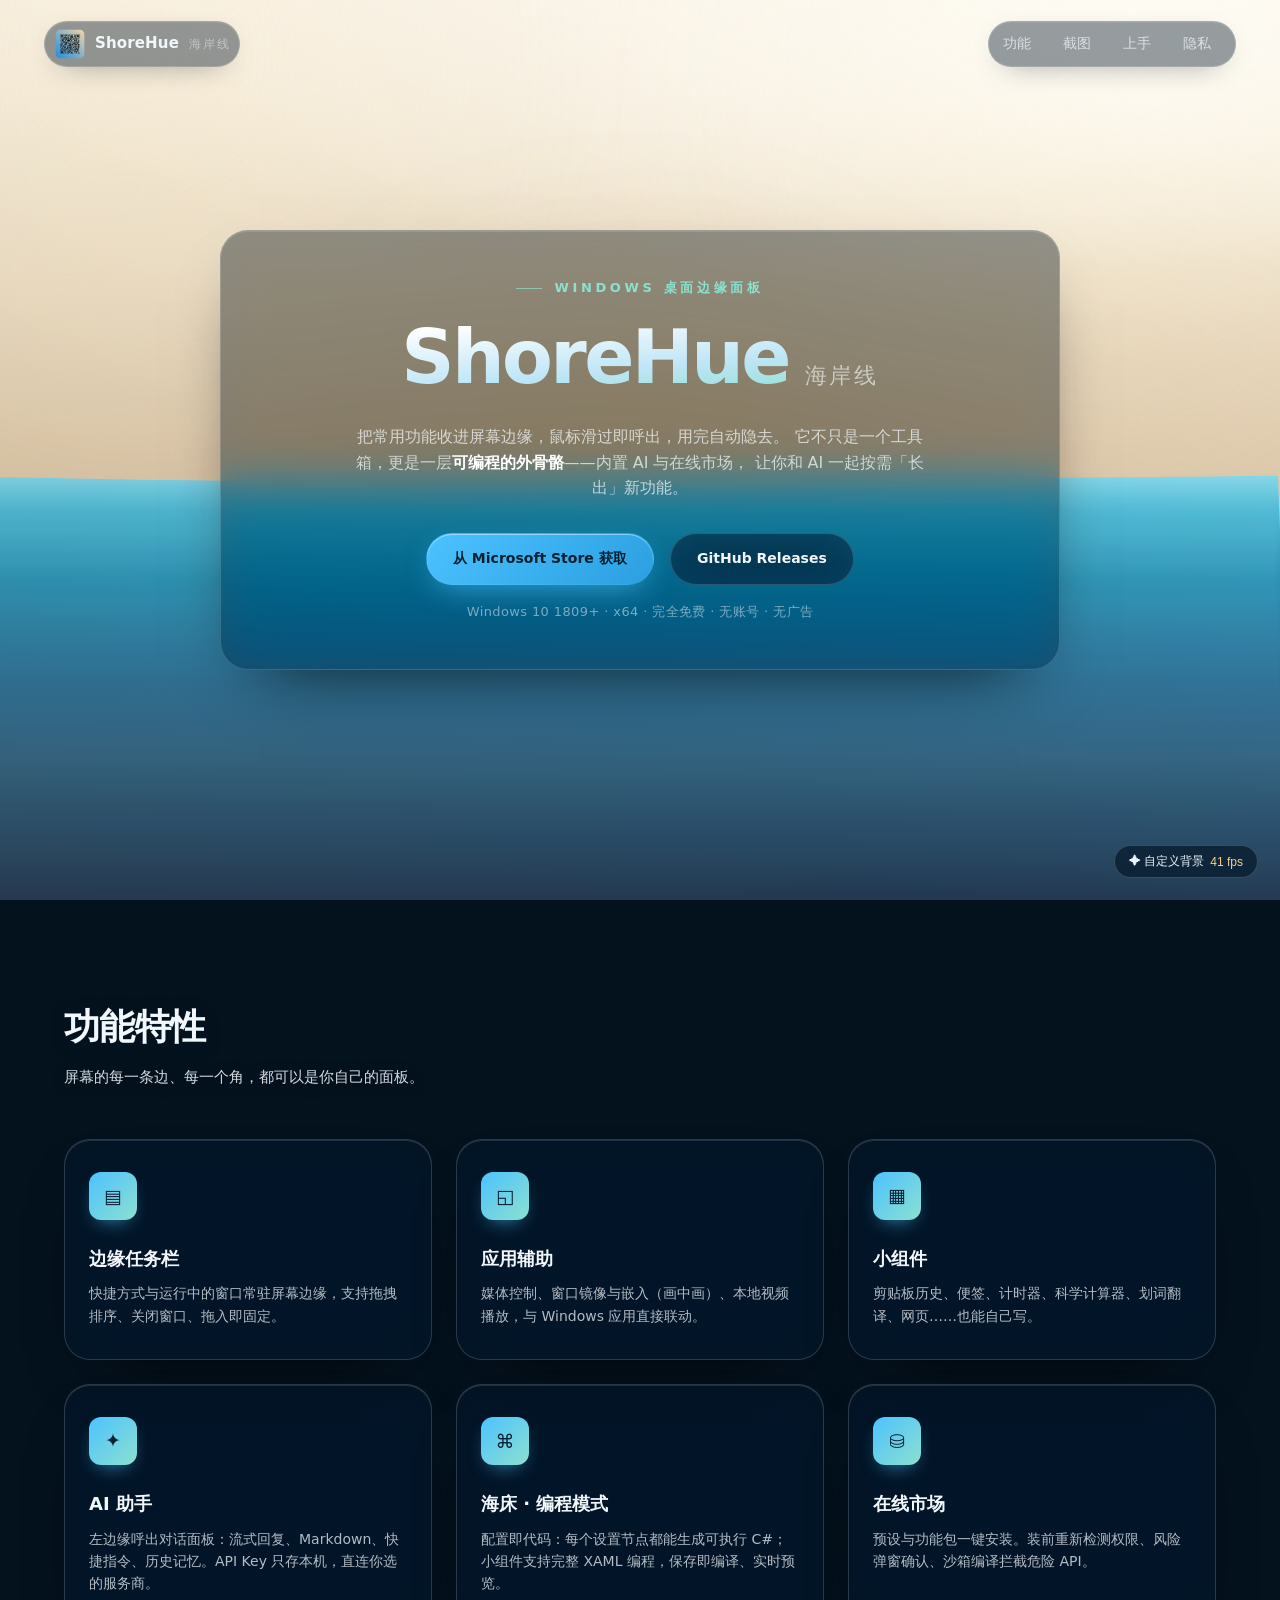
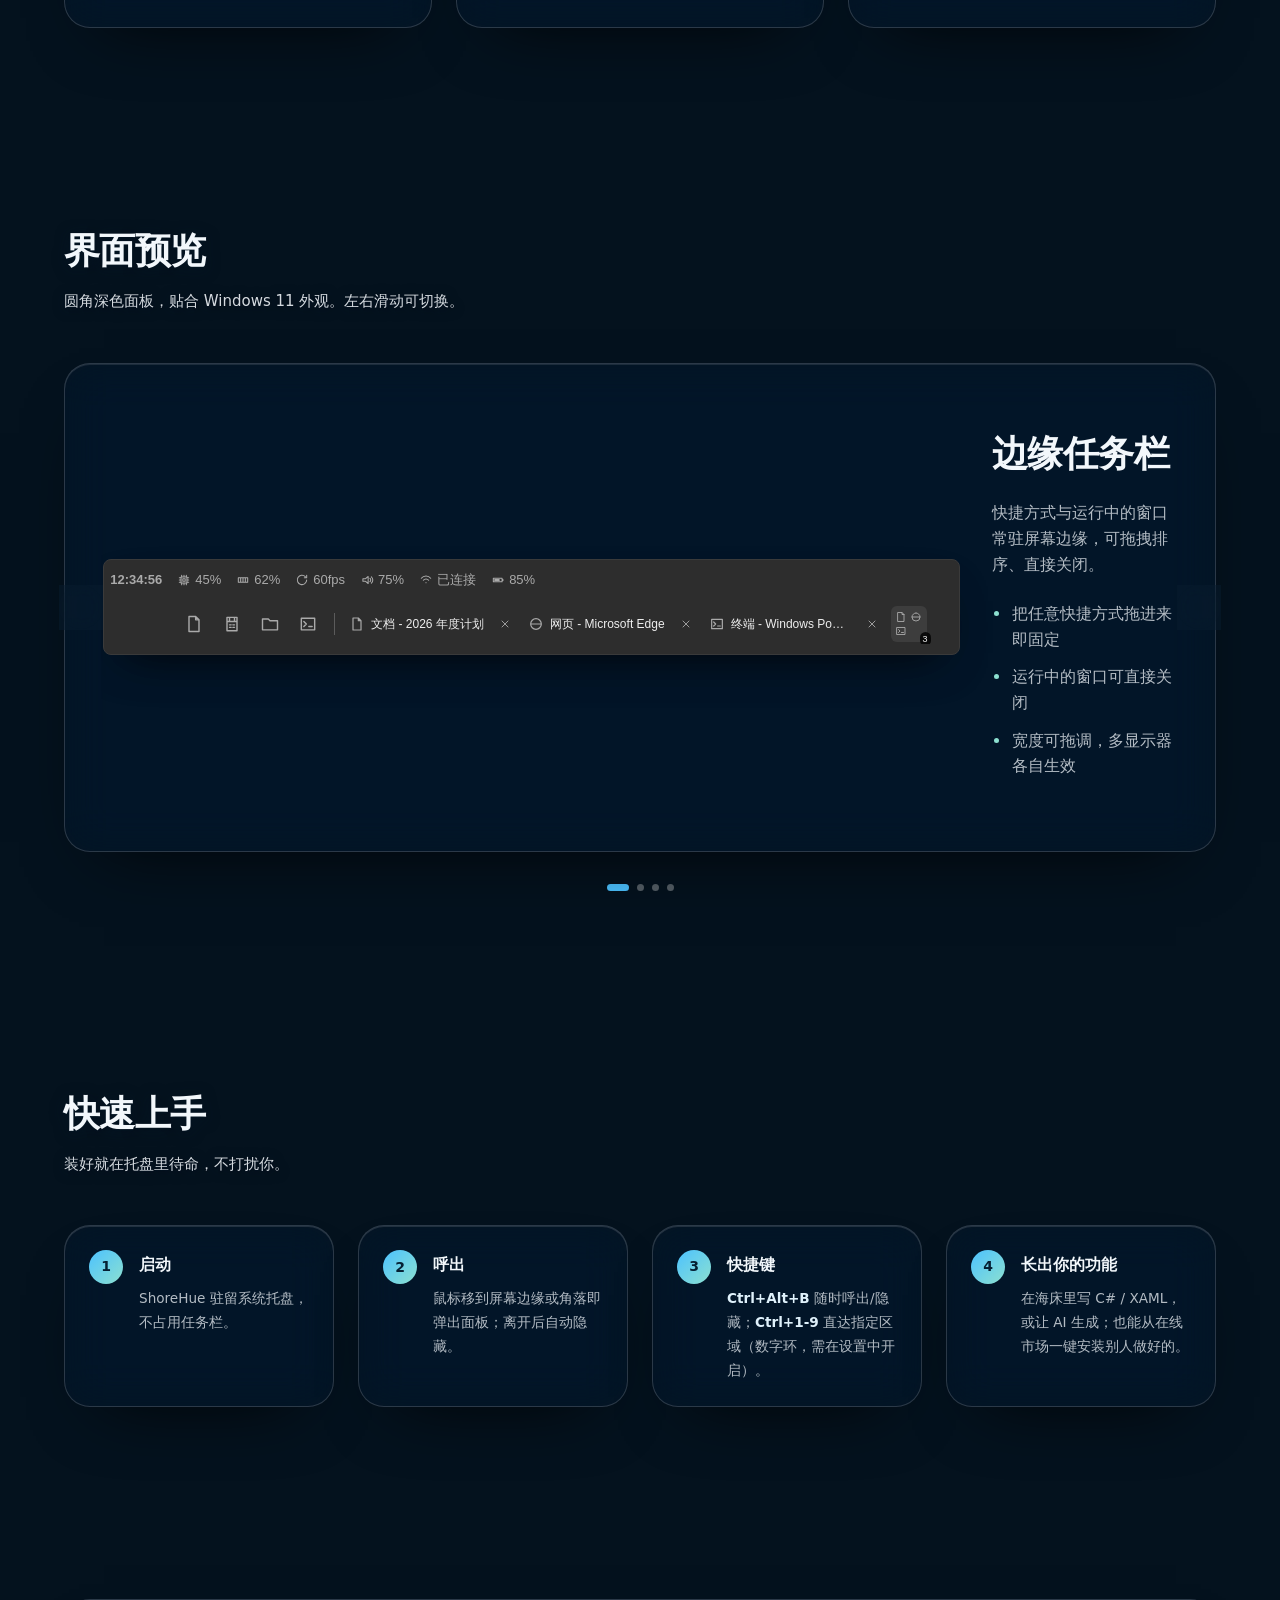
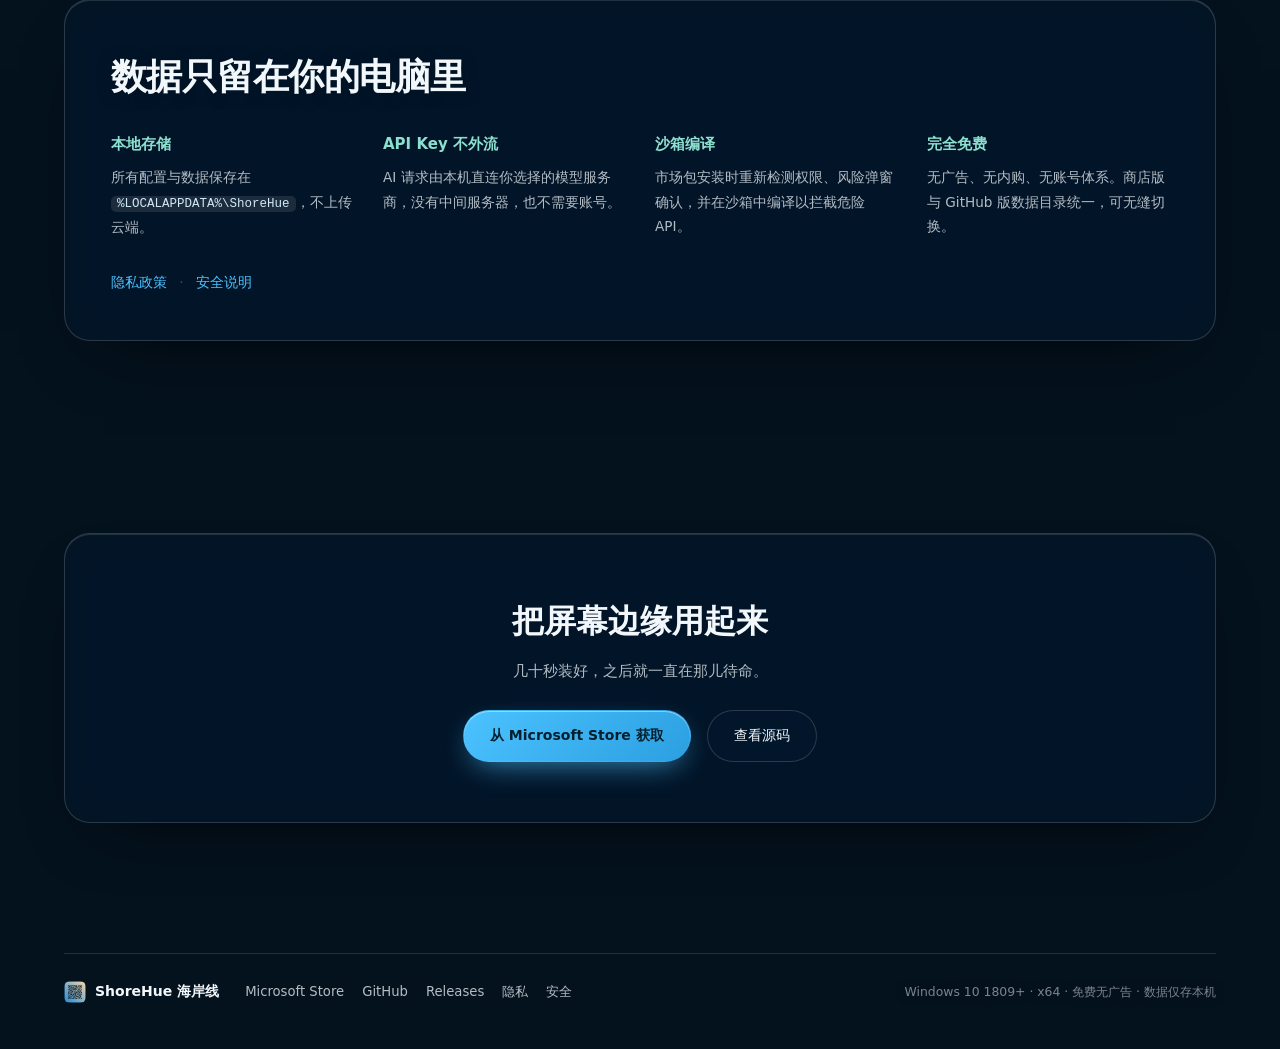
<file: docs/index.html>
<!DOCTYPE html>
<html lang="zh-CN">
<head>
<meta charset="UTF-8">
<meta name="viewport" content="width=device-width, initial-scale=1.0">
<title>ShoreHue 海岸线 — 可编程的 Windows 边缘面板</title>
<meta name="description" content="ShoreHue 海岸线：Windows 桌面边缘面板与可编程外骨骼。边缘任务栏、AI 助手、海床编程、在线市场。数据只留本机，免费无广告。">
<link rel="icon" href="[data-uri]">
<style>
/* ============================================================
   ShoreHue 官网 · 样式
   视觉方向：色块 + 毛玻璃（Glassmorphism）
   配色沿用应用图标的海蓝 → 暖沙渐变，保持品牌一致
   ============================================================ */

:root{
  --sea-deep:#04121e;
  --sea-mid:#0a2a42;
  --brand-blue:#4cc2ff;
  --brand-teal:#8ce0d0;
  --brand-sand:#f0dcb8;
  --text:#f2f7fb;
  --text-dim:rgba(242,247,251,.74);
  --text-faint:rgba(242,247,251,.5);
  --ink:#ffffff;
  --accent:#4cc2ff;
  --accent-2:#8ce0d0;

  /* ---------- 排版模数 ----------
     字号收敛成稀疏阶梯（不用 13.5/13.6 这种随手值），
     间距统一走 8px 模数。 */
  --sp-1:8px;
  --sp-2:16px;
  --sp-3:24px;
  --sp-4:32px;
  --sp-5:48px;
  --sp-6:64px;
  --sp-7:96px;

  --fs-xs:13px;
  --fs-sm:14px;
  --fs-base:16px;
  --fs-md:18px;
  --fs-lg:20px;
  --fs-xl:clamp(28px,3.4vw,36px);
  --fs-hero:clamp(44px,7vw,74px);

  --lh-tight:1.5;
  --lh-snug:1.5;
  --lh-body:1.6;

  --maxw:1200px;
  --gutter:clamp(20px,5vw,64px);

  /* 毛玻璃统一参数 */
  --glass-bg:rgba(6,26,44,.42);
  --glass-border:rgba(255,255,255,.16);
  --glass-blur:blur(22px) saturate(1.6);
}

*{box-sizing:border-box}

html{
  /* 页面滚动驱动潮汐；滚动条裸露会破坏画面 */
  scrollbar-width:none;
  scroll-behavior:smooth;
}
html::-webkit-scrollbar{width:0;height:0;}

body{
  margin:0;
  min-height:100%;
  background:var(--sea-deep);
  color:var(--text);
  font-family:-apple-system,BlinkMacSystemFont,"Segoe UI Variable Display","Segoe UI",
              "PingFang SC","Hiragino Sans GB","Microsoft YaHei UI","Microsoft YaHei",
              system-ui,sans-serif;
  font-size:16px;
  line-height:1.7;
  -webkit-font-smoothing:antialiased;
  text-rendering:optimizeLegibility;
  overflow-x:hidden;
  overscroll-behavior-y:none;
}

/* ============================================================
   背景：色块 + 沙滩 + 程序化水面
   ============================================================ */
#bg{
  position:fixed;
  inset:0;
  z-index:0;
  overflow:hidden;
  /* 俯视，只有沙滩与海水 —— 没有天空。
     铁律：背景【整块都是沙滩】，蓝色只属于 .sea 那一层，
     这样海水完全褪去后露出的只有沙。 */
  background:
    radial-gradient(150% 42% at 88% 0%,  #fdf7ec 0%, rgba(253,247,236,0) 70%),
    linear-gradient(180deg,
      #f8f1e4 0%,
      #f3e8d4 16%,
      #ebdcc2 32%,
      #e0ccae 48%,
      #d3bb9b 64%,
      #c4a988 80%,
      #b39674 92%,
      #a68a68 100%);
}

/* 沙滩光照：光源在右上角，一个主光斑 + 一条斜向明暗。
   只用一处光源 —— 两个对称光斑会让中间发暗，看着像"中间深两边浅"。 */
#bg::after{
  content:"";
  position:absolute;
  inset:0;
  pointer-events:none;
  background:
    radial-gradient(78% 58% at 88% 2%, rgba(255,254,246,.52), rgba(255,254,246,0) 64%),
    linear-gradient(206deg,
      rgba(255,250,236,.14) 0%,
      rgba(255,250,236,.03) 36%,
      rgba(104,80,50,.05)   70%,
      rgba(96,72,44,.11)    100%),
    linear-gradient(180deg,
      rgba(255,252,242,0)    50%,
      rgba(255,252,242,.07)  68%,
      rgba(255,252,242,.13)  84%,
      rgba(255,252,242,.06)  100%);
}

/* 柔光色块：左右对称，只当微妙纹理 */
.blob{
  position:absolute;
  border-radius:50%;
  filter:blur(90px);
  will-change:transform;
  pointer-events:none;
}
.blob-a{
  width:58vmax;height:58vmax;
  left:-14vmax;top:-20vmax;
  background:radial-gradient(circle at 42% 42%, rgba(253,238,205,.34), rgba(253,238,205,0) 68%);
}
.blob-b{
  width:58vmax;height:58vmax;
  right:-14vmax;top:-20vmax;
  background:radial-gradient(circle at 50% 50%, rgba(246,222,178,.34), rgba(246,222,178,0) 66%);
}
.blob-c{
  width:72vmax;height:44vmax;
  left:50%;top:42%;
  margin-left:-36vmax;
  background:radial-gradient(circle at 50% 50%, rgba(226,186,124,.30), rgba(226,186,124,0) 66%);
}
.blob-d{
  width:64vmax;height:40vmax;
  left:50%;bottom:8vmax;
  margin-left:-32vmax;
  background:radial-gradient(circle at 50% 50%, rgba(206,170,118,.26), rgba(206,170,118,0) 68%);
}

/* 右上角阳光（screen 混合） */
.sunlight{
  position:absolute;
  inset:0;
  pointer-events:none;
  background:
    radial-gradient(62% 44% at 86% 4%, rgba(255,244,218,.46) 0%, rgba(255,244,218,0) 62%),
    radial-gradient(36% 28% at 90% 1%, rgba(255,252,240,.38) 0%, rgba(255,252,240,0) 70%);
  mix-blend-mode:screen;
}

/* 细颗粒：消除渐变色带 */
.grain{
  position:absolute;
  inset:0;
  opacity:.035;
  pointer-events:none;
  background-image:url("data:image/svg+xml;utf8,<svg xmlns='http://www.w3.org/2000/svg' width='140' height='140'><filter id='n'><feTurbulence type='fractalNoise' baseFrequency='0.85' numOctaves='3'/></filter><rect width='140' height='140' filter='url(%23n)'/></svg>");
}

/* 水面：Canvas 逐帧绘制，铺满视口 */
.sea{
  position:absolute;
  inset:0;
  pointer-events:none;
}
#seaCanvas{
  display:block;
  width:100%;
  height:100%;
}

/* ============================================================
   启动遮罩
   ============================================================ */
#boot{
  position:fixed;inset:0;z-index:100;
  display:flex;align-items:center;justify-content:center;
  background:var(--sea-deep);
  transition:opacity .6s ease,visibility .6s ease;
}
#boot.hidden{opacity:0;visibility:hidden;pointer-events:none}
.boot-inner{text-align:center}
.boot-ring{
  width:38px;height:38px;margin:0 auto 14px;
  border:2px solid rgba(244,251,255,.16);
  border-top-color:var(--accent);
  border-radius:50%;
  animation:spin .9s linear infinite;
}
@keyframes spin{to{transform:rotate(360deg)}}
.boot-text{font-size:13px;letter-spacing:.3em;color:rgba(244,251,255,.6)}

/* 旧结构的滚动空间占位 */
#scroll-space{
  position:relative;
  z-index:-1;
  height:320vh;
  pointer-events:none;
}

/* ============================================================
   顶栏
   ============================================================ */
.topbar{
  position:fixed;
  top:0;left:0;right:0;
  z-index:20;
  padding:16px clamp(16px,4vw,44px);
  pointer-events:none;
}
/* 定位参照：.pill-full / .pill 都是绝对定位，必须有这个 relative 父级。
   （这块被我的脚本误删过，删掉后胶囊会撑满整屏。） */
.topbar-inner{
  position:relative;
  display:flex;
  align-items:center;
  justify-content:space-between;
  gap:24px;
  padding:5px;
  border-radius:999px;
}
/* 顶栏合体（最终方案）。
   ------------------------------------------------------------
   查 MDN 后的两条硬约束：
   1) backdrop-filter 会创建 backdrop root，父子同时使用 → 子元素模糊错对象；
   2) 两个独立的 backdrop-filter 相邻拼接【永远有缝】——
      各自都要在边界做模糊衰减，接缝必然出现亮度台阶（重叠只会变成"双层更暗"）。

   所以：主胶囊只有【一块】带 backdrop-filter。
   滚动时主胶囊从中间展开并淡入，首屏那两个小胶囊（只用半透明色、不带模糊）
   同时淡出。小胶囊没有 backdrop-filter，因此过渡期间不存在嵌套或叠加异常。

   首屏小胶囊不模糊是有意为之：顶栏背后是纯沙滩，几乎看不出差别，
   而它换来的是"接缝彻底消失"。 */
.pill-full{
  position:absolute;
  inset:0;
  z-index:0;
  pointer-events:none;
  border-radius:999px;
  background:var(--glass-bg);
  backdrop-filter:var(--glass-blur);
  -webkit-backdrop-filter:var(--glass-blur);
  border:1px solid var(--glass-border);
  box-shadow:0 14px 40px -22px rgba(0,0,0,.85), inset 0 1px 0 rgba(255,255,255,.08);
  opacity:0;
  transform:scaleX(.55);
  transition:opacity .3s ease, transform .46s cubic-bezier(.32,.72,.24,1);
}
.topbar.scrolled .pill-full{
  opacity:1;
  transform:scaleX(1);
}

/* 首屏的两个小胶囊：只有半透明色，【不带 backdrop-filter】 */
.pill{
  position:absolute;
  top:5px;
  bottom:5px;
  z-index:0;
  pointer-events:none;
  border-radius:999px;
  background:rgba(6,26,44,.42);
  border:1px solid var(--glass-border);
  box-shadow:0 8px 30px -18px rgba(0,0,0,.9), inset 0 1px 0 rgba(255,255,255,.08);
  transition:opacity .3s ease;
}
.pill-l{ left:0;  width:var(--pill-l-w, 160px); }
.pill-r{ right:0; width:var(--pill-r-w, 145px); }
.topbar.scrolled .pill{
  opacity:0;
}

/* 内容层：只有文字与图标，背景交给上面的 pill。
   flex:0 0 auto 必须加 —— 否则会被 flex 容器压缩，
   测出的宽度小于实际文字宽度，胶囊就包不住内容。 */
.brand,
.topnav{
  position:relative;
  z-index:1;
  flex:0 0 auto;
  background:transparent;
  border-color:transparent;
  box-shadow:none;
  backdrop-filter:none;
  -webkit-backdrop-filter:none;
}
.brand{
  display:flex;align-items:center;gap:10px;
  text-decoration:none;color:var(--text);
  pointer-events:auto;
  padding:6px 14px 6px 6px;
  border-radius:999px;
}
.brand img{border-radius:7px;display:block}
.brand-name{font-weight:660;letter-spacing:.01em;font-size:15px}
.brand-cn{font-size:12px;color:var(--text-faint);letter-spacing:.16em}
.topnav{
  display:flex;
  align-items:center;
  gap:2px;
  pointer-events:auto;
  padding:5px;
  border-radius:999px;
}
.topnav a{
  color:var(--text-dim);
  text-decoration:none;
  font-size:var(--fs-sm);
  padding:6px 15px;
  border-radius:999px;
  transition:color .2s,background .2s;
}
.topnav a:hover{color:#fff;background:rgba(255,255,255,.12)}
.topnav a:active{background:rgba(255,255,255,.18)}
/* ============================================================
   通用
   ============================================================ */
main{position:relative;z-index:10}

.glass{
  position:relative;
  background:var(--glass-bg);
  backdrop-filter:var(--glass-blur);
  -webkit-backdrop-filter:var(--glass-blur);
  border:1px solid var(--glass-border);
  border-radius:26px;
  box-shadow:
    0 30px 70px -40px rgba(0,0,0,.95),
    inset 0 1px 0 rgba(255,255,255,.12);
}

.section{padding:var(--sp-7) var(--gutter)}
.wrap{max-width:var(--maxw);margin:0 auto}
.sec-title{
  margin:0 0 var(--sp-1);
  font-size:var(--fs-xl);
  font-weight:680;
  letter-spacing:-.015em;
  text-shadow:0 2px 14px rgba(4,24,40,.55), 0 1px 3px rgba(4,24,40,.45);
}
.sec-sub{
  margin:0 0 var(--sp-5);
  color:rgba(242,247,251,.88);
  font-size:15px;
  max-width:640px;
  text-shadow:0 2px 12px rgba(4,24,40,.6), 0 1px 2px rgba(4,24,40,.5);
}

/* ============================================================
   首屏：大标题 + 窄正文 + 按钮
   ============================================================ */
.hero{
  min-height:100vh;
  display:flex;
  align-items:center;
  padding:0 var(--gutter);
}
.hero-head{
  width:100%;
  max-width:840px;
  margin:0 auto;
  text-align:center;
  padding:clamp(30px,3.6vw,52px) clamp(26px,3vw,46px);
  border-radius:28px;
}
.eyebrow{
  margin:0 0 var(--sp-2);
  text-align:center;
  font-size:var(--fs-xs);
  letter-spacing:.28em;
  text-transform:uppercase;
  color:var(--accent-2);
  font-weight:600;
}
.eyebrow::before{
  content:"";
  display:inline-block;
  width:26px;height:1px;
  background:var(--accent-2);
  vertical-align:middle;
  margin-right:12px;
  opacity:.7;
}
.title{
  margin:0 0 var(--sp-3);
  line-height:1.15;
  display:flex;
  align-items:baseline;
  justify-content:center;
  gap:var(--sp-2);
  flex-wrap:wrap;
}
.title-en{
  font-size:var(--fs-hero);
  font-weight:600;
  letter-spacing:-.035em;
  background:linear-gradient(175deg,#ffffff 12%,#bfe6f7 62%,#8ce0d0);
  -webkit-background-clip:text;
  background-clip:text;
  -webkit-text-fill-color:transparent;
}
.title-cn{
  font-size:clamp(17px,2vw,22px);
  font-weight:500;
  color:rgba(244,251,255,.6);
  letter-spacing:.12em;
}
.lede{
  margin:var(--sp-3) auto var(--sp-4);
  font-size:var(--fs-base);
  color:var(--text-dim);
  max-width:56ch;
  line-height:var(--lh-body);
}
.lede b{color:#fff;font-weight:640}
.cta{
  display:flex;
  gap:var(--sp-2);
  flex-wrap:wrap;
  align-items:center;
  justify-content:center;
  margin-bottom:var(--sp-2);
}
.meta{
  margin:0;
  font-size:var(--fs-xs);
  color:var(--text-faint);
  letter-spacing:.03em;
  text-align:center;
}

/* 按钮 */
.btn{
  display:inline-flex;align-items:center;gap:8px;
  padding:13px 26px;
  border-radius:999px;
  font-size:var(--fs-sm);
  font-weight:560;
  text-decoration:none;
  transition:transform .22s cubic-bezier(.2,.8,.3,1),box-shadow .22s,background .22s,border-color .22s;
  will-change:transform;
  border:1px solid transparent;
}
.btn:hover{transform:translateY(-2px)}
.btn:active{transform:translateY(0)}
.btn-primary{
  background:linear-gradient(135deg,#4cc2ff,#2b9fe0);
  color:#04202f;
  box-shadow:0 10px 30px -10px rgba(76,194,255,.75),inset 0 1px 0 rgba(255,255,255,.42);
  font-weight:640;
}
.btn-primary:hover{box-shadow:0 16px 38px -12px rgba(76,194,255,.9),inset 0 1px 0 rgba(255,255,255,.5)}
.btn-ghost{
  background:var(--glass-bg);
  color:var(--text);
  border-color:var(--glass-border);
  backdrop-filter:var(--glass-blur);
  -webkit-backdrop-filter:var(--glass-blur);
}
.btn-ghost:hover{background:rgba(255,255,255,.12);border-color:rgba(255,255,255,.3)}

/* ============================================================
   功能卡片
   ============================================================ */
.grid{
  display:grid;
  grid-template-columns:repeat(auto-fit,minmax(320px,1fr));
  gap:var(--sp-3);
}
.card{
  padding:var(--sp-4) var(--sp-3);
  transition:transform .28s cubic-bezier(.2,.8,.3,1),border-color .28s;
}
.card:hover{transform:translateY(-3px);border-color:rgba(255,255,255,.3)}
.card-ico{
  width:48px;height:48px;
  display:flex;align-items:center;justify-content:center;
  border-radius:12px;
  margin-bottom:var(--sp-3);
  font-size:19px;
  color:#062033;
  background:linear-gradient(135deg,var(--accent),var(--accent-2));
  box-shadow:0 8px 20px -10px rgba(76,194,255,.9);
}
.card h3{
  margin:0 0 var(--sp-1);
  font-size:var(--fs-md);
  font-weight:600;
}
.card p{
  margin:0;
  font-size:var(--fs-sm);
  color:var(--text-dim);
  line-height:var(--lh-body);
}

/* ============================================================
   界面预览轮播
   ------------------------------------------------------------
   截图原始比例差异极大（1337×105 的任务栏 vs 1418×1068 的海床），
   平铺必然大小失控。所以：统一深色底 + 左图右文 + 首尾相接。
   ============================================================ */
.carousel{
  position:relative;
  padding:clamp(24px,2.8vw,40px);
  border-radius:26px;
  background:var(--glass-bg);
  backdrop-filter:var(--glass-blur);
  -webkit-backdrop-filter:var(--glass-blur);
  border:1px solid var(--glass-border);
  box-shadow:0 30px 70px -40px rgba(0,0,0,.95), inset 0 1px 0 rgba(255,255,255,.1);
}
.car-track{
  display:flex;
  gap:var(--sp-4);
  overflow-x:auto;
  scroll-snap-type:x mandatory;
  scroll-behavior:smooth;
  scrollbar-width:none;
  padding:2px;
}
.car-track::-webkit-scrollbar{display:none}

.car-slide{
  flex:0 0 100%;
  scroll-snap-align:center;
  margin:0;
  display:grid;
  grid-template-columns:minmax(0,1fr) minmax(0,1.05fr);
  gap:clamp(24px,4vw,56px);
  align-items:center;
}
.car-media{
  display:flex;
  align-items:center;
  justify-content:center;
  min-height:0;
}
.car-media img{
  max-width:100%;
  max-height:clamp(200px,26vh,290px);
  object-fit:contain;
  border-radius:12px;
  box-shadow:0 28px 60px -30px rgba(0,0,0,.85);
}
.car-slide figcaption{
  padding:0;
  /* 切换小组件 Tab 时：淡出 → 换文案 → 淡入 */
  transition:opacity .18s ease, transform .18s ease;
}
.car-slide figcaption.switching{
  opacity:0;
  transform:translateY(8px);
}
.car-slide h3{
  margin:0 0 var(--sp-2);
  font-size:var(--fs-xl);
  font-weight:600;
  letter-spacing:-.01em;
}
.car-slide p{
  margin:0 0 var(--sp-3);
  font-size:var(--fs-base);
  line-height:var(--lh-body);
  color:var(--text-dim);
}
.car-slide ul{margin:0;padding:0;list-style:none}
.car-slide li{
  position:relative;
  padding-left:20px;
  margin-bottom:12px;
  font-size:var(--fs-base);
  line-height:1.6;
  color:var(--text-dim);
}
.car-slide li::before{
  content:"";
  position:absolute;
  left:2px;top:.62em;
  width:5px;height:5px;
  border-radius:50%;
  background:var(--accent-2);
}

.car-btn{
  position:absolute;
  top:50%;
  transform:translateY(-50%);
  z-index:2;
  width:44px;height:44px;
  display:flex;align-items:center;justify-content:center;
  border-radius:50%;
  font-size:24px;
  line-height:1;
  cursor:pointer;
  color:var(--text);
  background:rgba(8,28,46,.5);
  backdrop-filter:blur(12px);
  -webkit-backdrop-filter:blur(12px);
  border:1px solid rgba(255,255,255,.2);
  transition:background .2s;
}
.car-btn:hover{background:rgba(76,194,255,.32)}
.car-prev{left:-6px}
.car-next{right:-6px}

.car-dots{
  display:flex;
  justify-content:center;
  gap:8px;
  margin-top:var(--sp-4);
}
.car-dot{
  width:7px;height:7px;
  border-radius:50%;
  border:0;
  padding:0;
  cursor:pointer;
  background:rgba(255,255,255,.32);
  transition:background .25s, width .25s;
}
.car-dot.active{width:22px;border-radius:4px;background:var(--accent)}

/* ============================================================
   面板外壳（WidgetSwitcher 复刻）
   ------------------------------------------------------------
   · 宽度 320 = XamlPreviewTemplate.DefaultDesignWidth
   · 头部 Tab 栏：按钮 Height 28 / Padding 8,0 / 间距 8 / FontSize 12
     （WidgetSwitcher.xaml.cs 的 CreateTabButton）
   · 固定底部：Height 32 / Margin 0,8,0,0（WidgetSwitcher.xaml 的 FooterPanel）
   · 底色 #2D2D2D / 卡片 #1E1E1E（Theme.xaml）
   ============================================================ */
.wsw{
  /* WidgetSwitcher.xaml 根元素是 <Grid>，无背景无圆角 —— 外框由 .panel 提供 */
  width:100%;
  background:transparent;
  font-family:"Segoe UI","Microsoft YaHei UI",sans-serif;
  user-select:none;
  color:#EEEEEE;
}
.wsw-tabs{
  display:flex;
  gap:8px;
  margin-bottom:8px;
  overflow-x:auto;
  scrollbar-width:none;
}
.wsw-tabs::-webkit-scrollbar{display:none}
.wsw-tab{
  flex:0 0 auto;
  display:flex;align-items:center;gap:5px;   /* 图标 Margin 0,0,5,0 */
  height:28px;
  padding:0 8px;
  border:0;cursor:pointer;
  border-radius:4px;
  background:transparent;color:#EEEEEE;
  font-size:12px;
  transition:background .12s;
}
.wsw-tab svg{
  width:14px;height:14px;
  fill:none;stroke:currentColor;stroke-width:1.6;
  stroke-linecap:round;stroke-linejoin:round;
}
.wsw-tab:hover{background:rgba(255,255,255,.102)}
.wsw-tab.on{background:#0078D4;color:#fff}       /* AccentButton */
.wsw-tab.on:hover{background:#2B88D8}

/* ============================================================
   其余四个小组件（度量与文案均取自各自 XAML / Strings.resx）
   ============================================================ */
.wsw-body{min-height:0}
.wsw-pane[hidden]{display:none}

/* ---------- ① 剪贴板（ClipboardHistoryWidget.xaml） ---------- */
.clip-search{
  height:22px;display:flex;align-items:center;
  padding:0 6px;margin-bottom:4px;
  border-radius:4px;background:#333333;          /* Border Background */
}
.clip-search span{font-size:11px;color:#777777}   /* SearchPlaceholder */
.clip-filters{display:flex;flex-wrap:wrap;gap:4px;margin-bottom:4px}
.clip-filters button{
  height:20px;padding:0 6px;border:0;cursor:pointer;
  font-size:10px;background:#2D2D2D;color:#CCCCCC;
}
.clip-filters button.pin{color:#FFB300}
.clip-filters button.cur{color:#FFFFFF;background:#3A3A3A}
.clip-list{display:flex;flex-direction:column;gap:1px;max-height:190px;overflow:hidden}
/* 条目：Border Padding 2,2 → padding 2px */
.clip-row{
  display:flex;align-items:center;
  padding:2px;cursor:pointer;border-radius:4px;
}
.clip-row:hover{background:rgba(255,255,255,.05)}
.clip-check{
  margin:0 6px 0 0;                  /* Margin 0,0,6,0 */
  flex:0 0 auto;accent-color:#0078D4;
}
/* 收藏按钮：18×18 / FontSize 11 / 未收藏 ☆ #888888，已收藏 ★ #FFB300 */
.clip-pin{
  width:18px;height:18px;margin-right:4px;   /* Margin 0,0,4,0 */
  flex:0 0 auto;padding:0;border:0;background:transparent;
  font-size:11px;color:#888888;cursor:pointer;line-height:1;
}
.clip-pin.on{color:#FFB300}
/* 内容：12px #EEEEEE / LineHeight 16；默认收起两行，悬停展开全文 */
.clip-txt{
  flex:1;min-width:0;
  font-size:12px;color:#EEEEEE;line-height:16px;
  overflow:hidden;max-height:32px;
  word-break:break-word;
}
.clip-row:hover .clip-txt{max-height:none}
/* 删除：18×18 / FontSize 10 / #888888 */
.clip-del{
  width:18px;height:18px;margin-left:4px;    /* Margin 4,0,0,0 */
  flex:0 0 auto;padding:0;border:0;background:transparent;
  font-size:10px;color:#888888;cursor:pointer;line-height:1;border-radius:3px;
}
.clip-del:hover{color:#EEEEEE;background:rgba(255,255,255,.14)}

/* ---------- ② 便签（NoteWidget.xaml） ----------
   注意：整块便签的背景是「当前便签的颜色」（RootGrid Background={Binding ColorBrush}），
   不是面板底色 —— 所以这一屏和其余几个 widget 底色不同，这是真实行为。 */
.wsw-pane[data-pane="note"]{
  padding:8px;
  border-radius:8px;
  background:#FFD479;              /* 当前便签颜色（示例：黄） */
  color:#1E1E1E;                   /* BodyForeground */
}
.note-top{display:flex;gap:6px;margin-bottom:6px}
.note-search{
  flex:1;height:26px;display:flex;align-items:center;
  padding:0 6px;background:rgba(255,255,255,.2);
}
.note-search span{font-size:12px;color:#1E1E1E;opacity:.6}
.note-new{
  width:26px;height:26px;border:0;cursor:pointer;
  font-size:14px;background:rgba(255,255,255,.2);color:#1E1E1E;
}
.note-chips{display:flex;flex-wrap:wrap;gap:4px;margin-bottom:4px;max-height:96px;overflow:hidden}
.note-chip{
  display:inline-flex;align-items:center;gap:4px;
  padding:3px 6px;border-radius:4px;
  background:rgba(255,255,255,.15);
  font-size:11px;color:#1E1E1E;
}
.note-chip.cur{border:2px solid #0078D4;padding:1px 4px}   /* DataTrigger IsCurrent */
.note-chip i{width:8px;height:8px;border-radius:50%;display:block}
.note-pin{font-style:normal;font-size:9px;margin-right:4px;line-height:1}  /* PinMark FontSize 9 / Margin 0,0,4,0 */
.note-chip .note-txt{font-weight:400;font-size:11px;color:#1E1E1E;max-width:104px;
  overflow:hidden;white-space:nowrap;text-overflow:ellipsis}
.note-chip .note-x{font-weight:400;font-size:9px;color:#666666;margin-left:5px;cursor:pointer}
.note-chip .note-x:hover{color:#000}
/* 便签编辑区外框 + 空状态提示（EmptyHintVisibility）
   提示：12px / Opacity .65 / 居中 / IsHitTestVisible=False */
.note-editwrap{position:relative}
.note-empty{
  position:absolute;inset:0;
  display:flex;align-items:center;justify-content:center;
  padding:0 12px;text-align:center;
  font-size:12px;line-height:1.6;color:#1E1E1E;opacity:.65;
  pointer-events:none;
}
.note-empty[hidden]{display:none}
.note-body{
  min-height:60px;padding:5px 7px;border-radius:4px;   /* NoteWidget: MinHeight 60 */
  background:rgba(255,255,255,.28);
  font-size:13px;color:#1E1E1E;line-height:1.5;
  white-space:pre-wrap;word-break:break-word;
  outline:none;cursor:text;
}
.note-body:empty::before{content:'写点什么…';color:rgba(30,30,30,.45)}


/* 时间输入行（InputPanel）：Grid 4 列 * * * Auto / Margin 0,0,0,6
   输入框走 DarkTextBox：CardBrush(#1E1E1E) 底 / #EEEEEE 字 / 无边框 / Padding 6,3 */
.tm-input{
  display:grid;
  grid-template-columns:1fr 1fr 1fr auto;
  align-items:center;
  margin-bottom:6px;
}
.tm-input[hidden]{display:none}
.tm-input input{
  background:#1E1E1E;color:#EEEEEE;border:0;
  padding:3px 6px;font-size:12px;text-align:center;
  border-radius:3px;caret-color:#0078D4;outline:none;
  min-width:0;
}
.tm-colon{text-align:center;font-size:14px;color:#8A8A8A}
.tm-unit{font-size:11px;color:#8A8A8A;margin-left:4px;white-space:nowrap}
.tm-presets[hidden],.tm-progress[hidden]{display:none}
/* ---------- ③ 计时（TimerWidget.xaml） ---------- */
.tm-modes{display:flex;justify-content:center;margin-bottom:6px}
.tm-modes button{
  height:26px;padding:0 10px;border:0;cursor:pointer;
  border-radius:4px;background:transparent;color:#EEEEEE;font-size:12px;
}
.tm-modes button+button{margin-left:6px}
.tm-modes button.cur{background:#0078D4;color:#fff}
.tm-time{
  margin:6px 0 0;text-align:center;
  font-size:32px;font-weight:300;color:#EEEEEE;
  font-variant-numeric:tabular-nums;
}
.tm-state{margin:2px 0 4px;text-align:center;font-size:10px;color:#8A8A8A}
.tm-progress{height:8px;border-radius:4px;overflow:hidden;background:#1E1E1E}
.tm-progress i{display:block;height:100%;border-radius:4px;background:#0078D4;transition:width .25s}
.tm-presets{display:flex;justify-content:center;gap:2px;margin:10px 0 8px}
.tm-presets button{
  padding:4px 8px;border:0;cursor:pointer;
  border-radius:4px;background:transparent;color:#EEEEEE;font-size:12px;
}
.tm-presets button:hover{background:rgba(255,255,255,.102)}
.tm-actions{display:flex;justify-content:center}
.tm-actions button{
  height:30px;border:0;cursor:pointer;border-radius:4px;font-size:12px;
  background:transparent;color:#EEEEEE;
}
.tm-actions .tm-start{width:76px;background:#0078D4;color:#fff}
.tm-actions .tm-start:hover{background:#2B88D8}
.tm-actions button+button{width:72px;margin-left:8px}
.tm-actions button+button:hover{background:rgba(255,255,255,.102)}

/* ---------- ⑤ 划词翻译（TextAiWidget.xaml） ---------- */
.ta-head{display:flex;align-items:center;margin-bottom:8px}
.ta-head b{font-size:13px;font-weight:600;flex:1}
.ta-head button{
  height:24px;padding:0 8px;border:0;cursor:pointer;
  border-radius:4px;background:transparent;color:#EEEEEE;font-size:12px;
}
.ta-head button:hover{background:rgba(255,255,255,.102)}
.ta-card{margin-bottom:8px;padding:6px 8px;border-radius:8px;background:#1E1E1E}
.ta-label{font-size:11px;color:#8A8A8A;margin-bottom:4px}
.ta-src{font-size:12px;color:#CCCCCC;line-height:16px}
.ta-row{display:flex;align-items:center;margin-bottom:4px}
.ta-row .ta-label{margin:0}
.ta-state{flex:1;margin-left:10px;font-size:10.5px;color:#8A8A8A}
.ta-row button{
  height:22px;padding:0 8px;border:0;cursor:pointer;
  border-radius:4px;background:transparent;color:#EEEEEE;font-size:11px;
}
.ta-row button:hover{background:rgba(255,255,255,.102)}
.ta-out{font-size:13px;color:#EEEEEE;line-height:1.5}

.wsw-foot{
  height:32px;
  margin-top:8px;
  display:flex;align-items:center;
  font-size:10px;color:#666666;                  /* Calculator_FooterHint */
}

/* ============================================================
   任务栏那一屏：它本身是【横向】的（真实截图 1337×105），
   塞进 392px 会截断。面板宽度在真实产品里本就可拖拽，
   所以这一屏给更宽的版心 + 更窄的文字列。
   ============================================================ */
.car-slide-wide{
  grid-template-columns:minmax(0,1fr) 186px;   /* 文字列收窄，宽度让给横向的任务栏 */
  gap:clamp(20px,3vw,32px);
}
.car-slide-wide .panel{
  width:100%;
  max-width:860px;
}
/* 任务栏内容横向铺开，不截断 */
.car-slide-wide .tb{
  height:auto;                       /* 高度由内容定，写死会把两组内容挤到两行 */
  flex-wrap:nowrap;
  padding:4px 6px;
}
.car-slide-wide .tb-wins{
  flex:1;min-width:0;flex-wrap:nowrap;
  justify-content:flex-start;
}

/* ============================================================
   面板骨架（MainWindow.xaml 的 MainPanel）
   ------------------------------------------------------------
   Border #2D2D2D / CornerRadius 8 / Padding 6
     ├─ 顶部状态栏：Height 28 / Margin 0,0,0,6（SystemStatusView.xaml）
     └─ 主区：IconBarColumn(60) + 分隔(0) + 内容(*)
   ============================================================ */
.panel{
  /* 真实尺寸：XamlPreviewTemplate.DefaultDesignWidth=320（内容区）
     + IconBarColumn 60（左侧竖条）+ Padding 12 ≈ 392。
     不缩小（否则看不清），也不撑满（那会失真）。 */
  zoom:1;
  width:392px;
  padding:6px;                       /* Border Padding 6 */
  border-radius:8px;                 /* CornerRadius 8 */
  background:#2D2D2D;                /* MainPanel Background */
  border:1px solid #3A3A3A;
  box-shadow:0 20px 46px -22px rgba(0,0,0,.9);
  font-family:"Segoe UI","Microsoft YaHei UI",sans-serif;
  user-select:none;
  color:#EEEEEE;
}
/* 顶部状态栏：每项 = 图标 + 文字（13px #AAAAAA），项间距 15 */
.panel-status{
  height:28px;
  margin-bottom:6px;                 /* Margin 0,0,0,6 */
  display:flex;align-items:center;
  overflow:hidden;
  font-size:13px;color:#AAAAAA;
}
.panel-status .ps-time{
  font-weight:600;                   /* TimeText SemiBold */
  margin-right:15px;
}
.panel-status .ps-item{display:flex;align-items:center;margin-right:15px}
.panel-status .ps-item svg{
  width:14px;height:14px;            /* LineIcon 默认 14 */
  margin-right:4px;                  /* Margin 4,0,0,0 */
  fill:none;stroke:#AAAAAA;stroke-width:1.8;
  stroke-linecap:round;stroke-linejoin:round;
}
.panel-status .ps-item b{font-weight:400}
/* 主区：左侧交互竖条 + 内容 */
.panel-main{display:flex;align-items:stretch}
.panel-rail{
  flex:0 0 60px;                     /* IconBarColumn Width 60 */
  border-radius:6px;
  transition:background .15s;
}
/* hover/拖放反馈条：IconHoverBar Background #26FFFFFF / CornerRadius 6 */
.panel-rail:hover{background:rgba(255,255,255,.149)}
.panel-content{flex:1;min-width:0}
/* 骨架之外的内容（WidgetSwitcher）不再自带外框 */
.panel .wsw{
  width:100%;max-width:none;
  padding:0;border:0;background:transparent;box-shadow:none;
}

/* ============================================================
   海床（只读预览）—— 结构照 Settings/Pages/SeabedPage.xaml
   配色照 SettingsWindow.xaml：窗口 #F9F9F9 / 卡片 #FFFFFF / 文字 #1E1E1E
   注意整体是【浅色主题】，与深色面板不同（它本来是设置窗口里的一页）
   ============================================================ */
.sb{
  display:flex;gap:6px;
  width:100%;
  height:520px;                    /* 给右侧编辑器留出足够高度 */
  padding:8px;
  border-radius:8px;
  background:#F9F9F9;              /* SettingsWindowBg */
  color:#1E1E1E;                   /* SettingsWindowFg */
  font-size:12px;
  user-select:none;
  text-align:left;
}
/* 左：配置树 —— Border SettingsCardBg / CornerRadius 8 / Padding 6 / 宽度 230 */
.sb-tree{
  flex:0 0 230px;min-width:230px;
  padding:6px;
  border-radius:8px;
  background:#FFFFFF;              /* SettingsCardBg */
  border:1px solid #E6E6E6;
  overflow:hidden;
}
.sb-filter{
  display:flex;align-items:center;gap:4px;
  margin:2px 0 6px;padding:0 2px;
  font-size:11px;color:#888888;
}
.sb-filter i{font-style:normal;font-size:12px;color:#AAAAAA}
.sb-list{list-style:none;margin:0;padding:0;font-size:12px}
.sb-list li{
  padding:1px 4px;border-radius:4px;cursor:pointer;
  display:flex;align-items:center;gap:4px;
  white-space:nowrap;overflow:hidden;text-overflow:ellipsis;
}
.sb-list li:hover{background:#EAF3FB}
.sb-list li.cur{background:#CCE4F7;outline:1px solid #99C9EE}
.sb-list li.lv1{font-weight:400;margin-top:4px}
.sb-list li.lv2{padding-left:14px}
.sb-list li.lv3{padding-left:30px;color:#444444}
/* 行末 ✕：紧跟名字（不是推到最右）；功能项红色、文件项灰色 */
.sb-list li b{
  margin-left:4px;font-weight:400;font-size:12px;color:#E06060;
}
.sb-list li.lv3 b{color:#AAAAAA;font-size:11px}

/* GridSplitter：Width 6 / Cursor SizeWE（真实是透明的，hover 才显形） */
.sb-splitter{
  flex:0 0 6px;
  align-self:stretch;
  cursor:col-resize;
  border-radius:3px;
  transition:background .15s;
}
.sb-splitter:hover{background:rgba(0,120,212,.25)}

/* ⊕ 占位行：Foreground #4A90D9 / FontSize 13（真实是 18×18 按钮，默认 Collapsed） */
.sb-list li.add{color:#4A90D9;font-size:12px}
.sb-list li.add em{font-style:normal;font-size:13px;margin-right:4px}
.sb-list li.add.hit{background:#DCEBFB}
/* 配置树右键菜单（VS Code / 文件资源管理器语义） */
.sb-menu{
  position:absolute;z-index:20;min-width:170px;padding:4px;
  border-radius:6px;background:#FFFFFF;
  border:1px solid #D0D0D0;
  box-shadow:0 8px 24px -8px rgba(0,0,0,.28);
}
.sb-menu[hidden]{display:none}
.sb-menu button{
  display:block;width:100%;padding:5px 10px;
  border:0;border-radius:4px;background:transparent;
  font-size:12px;color:#1E1E1E;text-align:left;cursor:pointer;
}
.sb-menu button:hover{background:#EAF3FB}
.sb-menu-sep{height:1px;margin:4px 2px;background:#E6E6E6}
/* 配置树卡片是菜单的定位参照 */
.sb-tree{position:relative}
/* 编辑器 ↔ 预览 的分隔条（Height 5 / Cursor SizeNS / 透明） */
.sb-hsplit{
  flex:0 0 5px;margin:2px 0;cursor:row-resize;border-radius:3px;
  transition:background .15s;
}
.sb-hsplit:hover{background:rgba(0,120,212,.25)}
/* 右：编程区 —— Grid Margin 12,0,0,0 */
.sb-edit{flex:1;min-width:0;display:flex;flex-direction:column;margin-left:6px}
.sb-head{display:flex;align-items:baseline;gap:10px;flex:0 0 auto}
.sb-head b{font-size:13px;font-weight:600;white-space:nowrap}   /* txtNodeTitle */
.sb-head span{font-size:10.5px;color:#888888}                     /* txtNodeHint */
/* 代码框：Consolas / FontSize 12 / Padding 8 / Background SettingsCardBg */
.sb-code{
  flex:1;min-height:0;margin:8px 0 0;padding:8px;
  border-radius:4px;background:#FFFFFF;
  border:1px solid #E6E6E6;
  font-family:Consolas,"Cascadia Mono",monospace;
  font-size:12px;line-height:1.5;color:#1E1E1E;
  overflow:auto;white-space:pre;
  cursor:text;
}

/* ---------- 完全编程模式（xamlEditorPanel）----------
   Tab（.xaml / .xaml.cs）+ 底部预览区（previewFrame：卡片底 / 圆角 6 / Padding 8 / 细边框） */
.sb-xaml{
  flex:1;min-height:0;display:flex;flex-direction:column;margin-top:8px;
}
.sb-xaml[hidden]{display:none}
.sb-tabs{display:flex;gap:2px;flex:0 0 auto}
.sb-tabs button{
  padding:5px 12px;border:1px solid #D0D0D0;border-bottom:0;
  border-radius:6px 6px 0 0;background:#F2F2F2;color:#1E1E1E;
  font-size:12px;cursor:pointer;
}
.sb-tabs button.on{background:#FFFFFF;font-weight:600}
.sb-xaml .sb-code{
  flex:1;min-height:80px;margin:0;border-radius:0 0 4px 4px;
  border-top:1px solid #D0D0D0;
}
.sb-preview-label{
  flex:0 0 auto;margin:6px 0 2px;
  font-size:10.5px;color:#888888;                    /* txtPreviewLabel */
}
/* previewFrame：SettingsCardBg / CornerRadius 6 / Padding 8 / BorderBrush #33333333 */
.sb-preview{
  flex:0 0 42%;min-height:70px;padding:8px;
  border-radius:6px;background:#FFFFFF;
  border:1px solid rgba(51,51,51,.2);
  overflow:hidden;
}
.pv-widget{
  height:100%;padding:8px;border-radius:8px;
  background:#2D2D2D;                  /* 渲染出的小组件自带底色 */
  display:flex;flex-direction:column;justify-content:center;
}
.pv-tabs{display:flex;justify-content:center;gap:6px;margin-bottom:6px}
.pv-tabs span{
  height:26px;padding:0 10px;display:flex;align-items:center;
  border-radius:4px;font-size:12px;color:#EEEEEE;background:transparent;
}
.pv-tabs span.on{background:#0078D4;color:#fff}
.pv-time{
  text-align:center;font-size:32px;font-weight:300;color:#EEEEEE;
  font-variant-numeric:tabular-nums;
}
.pv-state{text-align:center;font-size:10px;color:#8A8A8A;margin-top:2px}
.sb-status{flex:0 0 auto;margin:6px 0 0;font-size:11px;color:#666666}   /* txtJsonStatus */
/* 工具按钮：Win11Button（白底 / #D0D0D0 边框 / 高 28 / Padding 16,0 / FontSize 12） */
.sb-actions{display:flex;flex-wrap:wrap;gap:8px;margin:8px 0 0}
.sb-actions button,.sb-preset button,.sb-prow button{
  height:28px;padding:0 16px;
  border:1px solid #D0D0D0;border-radius:4px;
  background:#FFFFFF;color:#1E1E1E;
  font-size:12px;cursor:pointer;
}
.sb-actions button:hover,.sb-preset button:hover{background:#F2F2F2}
.sb-actions select{
  height:28px;width:110px;padding:0 6px;            /* ComboBox Width 110 / Height 28 */
  border:1px solid #D0D0D0;border-radius:4px;
  background:#FFFFFF;color:#1E1E1E;font-size:11px;
}
/* 预设卡：Border SettingsCardBg / CornerRadius 8 / Padding 10,8 / Margin 0,12,0,0 */
.sb-preset{
  flex:0 0 auto;
  margin-top:10px;padding:8px 10px;
  border-radius:8px;background:#FFFFFF;
  border:1px solid #E6E6E6;
}
.sb-preset .sb-prow{display:flex;align-items:center;gap:8px}
.sb-preset .sb-prow b{font-size:12px;font-weight:600;flex:1}
.sb-preset p{
  margin:2px 0 6px;font-size:10.5px;color:#999999;line-height:1.5;
}
.sb-preset .sb-prow+.sb-prow{margin-top:8px}
.sb-preset .sb-prow select{
  flex:1;height:28px;padding:0 6px;
  border:1px solid #D0D0D0;border-radius:4px;
  background:#FFFFFF;color:#1E1E1E;font-size:12px;
}
.sb-preset .sb-prow button{height:28px;padding:0 12px}

/* ============================================================
   ① 边缘任务栏（结构照 TaskbarView.xaml）
   快捷方式 28×28；窗口项 = 图标16 + 名称12px + 关闭钮18
   ============================================================ */
.tb{
  /* TaskbarView.xaml 的根元素是 Background="Transparent" ——
     它本身没有底色/边框/圆角，显示的是面板底色（MainPanel 的 #2D2D2D）。
     这里若再套一层背景就会变成"黑块"。
     任务栏是【一行】横向排列：写死高度会把两组内容挤成两行。 */
  display:flex;align-items:center;flex-wrap:nowrap;
  width:100%;min-height:44px;padding:0 2px;
  background:transparent;
  user-select:none;
}
/* ============================================================
   ① 边缘任务栏（结构照 TaskbarView.xaml）
   快捷方式 28×28；窗口项 = 图标16 + 名称12px + 关闭钮18
   ============================================================ */
.tb-shortcuts{display:flex;align-items:center;gap:2px}
.tb-ico{
  width:36px;height:36px;          /* Padding 4 ×2 + IconSize 28 */
  display:flex;align-items:center;justify-content:center;
  border-radius:5px;cursor:pointer;
  transition:background .12s;
}
.tb-ico:hover{background:rgba(255,255,255,.10)}
/* 图标统一走 LineIcon 样式：stroke #AAAAAA / 粗细 1.8 / 圆角端点 */
.tb-ico svg{width:20px;height:20px;fill:none;stroke:#AAAAAA;stroke-width:1.7;
  stroke-linecap:round;stroke-linejoin:round}
.tb-sep{width:1px;height:22px;margin:0 8px;background:rgba(255,255,255,.22)}
.tb-wins{display:flex;align-items:center;gap:2px;overflow:hidden}
.tb-win{display:flex;align-items:center;gap:6px;
  padding:2px 6px;border-radius:4px;cursor:pointer;
  transition:background .12s;
}
.tb-win:hover{background:rgba(255,255,255,.10)}
.tb-win i{display:flex;align-items:center}
.tb-win i svg{width:16px;height:16px;   /* TaskbarView: Width/Height 16 */
  fill:none;stroke:#AAAAAA;stroke-width:1.8;stroke-linecap:round;stroke-linejoin:round}
.tb-win span{
  font-size:12px;color:#EEEEEE;max-width:120px;
  overflow:hidden;white-space:nowrap;text-overflow:ellipsis;
}
/* WindowTemplate 的关闭钮：Button 18×18（Margin 6,0,0,0），内部 IconClose 12×12 */
.tb-win .tb-x{
  width:18px;height:18px;margin-left:6px;
  display:flex;align-items:center;justify-content:center;
  border-radius:3px;cursor:pointer;
}
.tb-win .tb-x svg{
  width:12px;height:12px;                   /* IconClose Width/Height 12 */
  fill:none;stroke:#AAAAAA;stroke-width:1.8;
  stroke-linecap:round;stroke-linejoin:round;
}
.tb-win .tb-x:hover{background:rgba(255,255,255,.14)}
.tb-win .tb-x:hover svg{stroke:#EEEEEE}

/* GroupTemplate：Border #14FFFFFF / CornerRadius 6 / Padding 4 / Margin 2 */
.tb-group{
  position:relative;flex:0 0 auto;
  padding:4px;margin:2px;
  border-radius:6px;
  background:rgba(255,255,255,.078);   /* #14FFFFFF */
  cursor:pointer;
}
.tb-group-grid{
  width:28px;height:28px;              /* 与 IconSize 一致 */
  display:grid;
  grid-template-columns:1fr 1fr;
  grid-template-rows:1fr 1fr;
  gap:1px;
}
.tb-group-grid span{display:flex;align-items:center;justify-content:center;overflow:hidden}
.tb-group-grid svg{width:12px;height:12px;fill:none;stroke:#AAAAAA;
  stroke-width:1.8;stroke-linecap:round;stroke-linejoin:round}
/* 成员数角标：#CC000000 / CornerRadius 6 / Padding 3,0 / Margin 0,0,-4,-4 / FontSize 9 */
.tb-group-count{
  position:absolute;right:-4px;bottom:-4px;
  padding:0 3px;border-radius:6px;
  background:rgba(0,0,0,.8);
  font-size:9px;font-weight:400;color:#EEEEEE;line-height:14px;
}
/* 悬停展开成员列表（Group_MouseEnter 的弹层） */
.tb-group-pop{
  position:absolute;left:0;top:calc(100% + 6px);z-index:5;
  min-width:190px;padding:4px;
  border-radius:6px;background:#2D2D2D;
  border:1px solid #3A3A3A;
  box-shadow:0 14px 30px -16px rgba(0,0,0,.9);
}
.tb-group-pop[hidden]{display:none}
/* 最小化状态（ToggleMinimize 的视觉表示） */
.tb-win.min{opacity:.4}
.tb-win.min span{text-decoration:line-through}
/* 快捷方式按下反馈 */
.tb-ico.hit{background:rgba(76,194,255,.22)}
.tb-empty{font-size:11px;color:#777777;padding:0 6px}

/* ============================================================
   ② 应用辅助（严格照 AppHelperView.xaml + PanelMediaPlayer.xaml + MediaControlView.xaml）
   页头：标题 14 SemiBold / 提示 10 #8A8A8A / 翻页 IconButton
   ============================================================ */
.ah{
  /* AppHelperView.xaml 根元素是 <Grid Margin="4">，无背景 —— 同样不该自带外框 */
  width:100%;
  margin:4px;
  background:transparent;
  user-select:none;
}
.ah-head{
  display:flex;align-items:flex-start;gap:8px;
  padding:8px 8px 0;margin:2px 2px 8px;   /* Grid Margin 2,0,2,8 */
}
.ah-titles{flex:1;min-width:0}
.ah-titles b{display:block;font-size:14px;font-weight:600;color:#EEEEEE}
.ah-titles span{
  display:block;margin-top:2px;font-size:10px;color:#8A8A8A;
  overflow:hidden;white-space:nowrap;text-overflow:ellipsis;
}
.ah-pager{display:flex;align-items:center;flex:0 0 auto}
.ah-pager button{
  width:28px;height:24px;padding:0;              /* IconButton */
  display:flex;align-items:center;justify-content:center;
  border:0;background:transparent;cursor:pointer;border-radius:4px;
}
.ah-pager button:hover{background:rgba(255,255,255,.102)}
.ah-pager button svg{width:14px;height:14px;fill:none;stroke:#AAAAAA;
  stroke-width:1.8;stroke-linecap:round;stroke-linejoin:round}
.ah-pager span{margin:0 6px;font-size:11px;color:#8A8A8A}   /* PageIndicator */

/* 第 1 页：画中画（PanelMediaPlayer.xaml） */
.pip-stage{
  height:170px;
  background:#1A1A1A;              /* VideoArea Background */
  display:flex;align-items:center;justify-content:center;
}
.pip-empty{
  text-align:center;
  font-size:11px;line-height:18px;color:#777777;
}
.pip-tools{
  display:flex;align-items:center;
  padding:4px 6px;background:#1E1E1E;   /* Border Padding 6,4 */
}
.pip-tools button{
  width:28px;height:24px;padding:0;
  display:flex;align-items:center;justify-content:center;
  border:0;cursor:pointer;border-radius:4px;
  background:transparent;color:#EEEEEE;font-size:12px;
  transition:background .12s;
}
.pip-tools button:hover{background:rgba(255,255,255,.102)}
.pip-tools button+button{margin-left:4px}
.pip-tools .pip-stop svg{
  width:14px;height:14px;fill:none;stroke:#AAAAAA;stroke-width:1.8;
  stroke-linecap:round;stroke-linejoin:round;
}
.pip-title{
  margin-left:8px;font-size:10px;color:#8A8A8A;
  max-width:160px;overflow:hidden;white-space:nowrap;text-overflow:ellipsis;
}

/* 第 2 页：媒体控制（MediaControlView.xaml） */
.mc-bar{
  display:flex;align-items:center;margin:0 2px 6px;
}
.mc-bar>span{
  flex:1;font-size:11px;color:#8A8A8A;   /* StatusText */
  overflow:hidden;white-space:nowrap;text-overflow:ellipsis;
}
.mc-bar button{
  height:26px;padding:0 8px;              /* FlatButton */
  display:flex;align-items:center;gap:5px;
  border:0;cursor:pointer;border-radius:4px;
  background:transparent;color:#EEEEEE;font-size:11px;
}
.mc-bar button:hover{background:rgba(255,255,255,.102)}
.mc-bar button svg{width:14px;height:14px;fill:none;stroke:#AAAAAA;
  stroke-width:1.8;stroke-linecap:round;stroke-linejoin:round}
.mc-list{display:flex;flex-direction:column;gap:1px;padding:0 2px 8px}
/* DarkListBox 的 ItemContainerStyle：Padding 4,2 / CornerRadius 6 /
   悬停 HoverBrush(#3A3A3A) / 选中 #004578 */
.mc-item{
  display:flex;align-items:center;gap:8px;
  padding:2px 4px;border-radius:6px;cursor:pointer;
  transition:background .12s;
}
.mc-item:hover{background:#3A3A3A}
.mc-item.sel{background:#004578}
.mc-cover{
  flex:0 0 40px;width:40px;height:40px;
  display:flex;align-items:center;justify-content:center;
  border-radius:4px;background:#242424;
  font-size:18px;color:#555555;           /* ♪ 占位 */
}
.mc-meta{flex:1;min-width:0}
.mc-meta span{display:block;font-size:10px;color:#8A8A8A}   /* AppName */
.mc-meta b{
  display:block;font-size:12px;font-weight:400;color:#EEEEEE;   /* DisplayText */
  overflow:hidden;white-space:nowrap;text-overflow:ellipsis;
}
.mc-item button{
  width:28px;height:24px;padding:0;        /* IconButton */
  display:flex;align-items:center;justify-content:center;
  border:0;background:transparent;cursor:pointer;border-radius:4px;
}
.mc-item button:hover{background:rgba(255,255,255,.102)}
.mc-item button svg{width:14px;height:14px;fill:none;stroke:#AAAAAA;
  stroke-width:1.8;stroke-linecap:round;stroke-linejoin:round}

/* ============================================================
   ③ AI 助手（结构照 05-AI 的实际布局）
   ============================================================ */
.ai{
  /* 外框/缩放由 .panel 统一提供，这里只管内容排版 */
  width:100%;
  color:#EEEEEE;
}
.ai-head{display:flex;align-items:flex-start;gap:7px;margin-bottom:8px}
.ai-logo{flex:0 0 auto;line-height:1}
.ai-logo svg{
  width:18px;height:18px;                   /* AiChatView: Width/Height 18 */
  fill:none;stroke:#4CA1FF;stroke-width:1.8;/* LineIconAccent */
  stroke-linecap:round;stroke-linejoin:round;
}
.ai-titles{flex:1;min-width:0}
.ai-titles b{display:block;font-size:14px;font-weight:600}
.ai-titles span{display:block;font-size:10.5px;color:#8A8A8A;margin-top:1px}
.ai-ico{
  border:0;background:transparent;color:#CCCCCC;cursor:pointer;
  font-size:11px;padding:2px 4px;border-radius:4px;
}
.ai-ico:hover{background:rgba(255,255,255,.12)}
.ai-session{display:flex;align-items:center;gap:6px;margin-bottom:10px}
.ai-select{
  flex:1;height:24px;display:flex;align-items:center;
  padding:0 8px;border-radius:4px;
  background:rgba(255,255,255,.10);
  font-size:11px;color:#CCCCCC;
  overflow:hidden;white-space:nowrap;
}
.ai-session button{
  border:0;background:transparent;color:#CCCCCC;cursor:pointer;
  font-size:11px;padding:2px 4px;border-radius:4px;
}
.ai-session button:hover{background:rgba(255,255,255,.12)}
.ai-empty{text-align:center;padding:14px 6px 16px}
.ai-star{display:block;margin-bottom:6px}
.ai-star svg{
  width:30px;height:30px;
  fill:none;stroke:#4CA1FF;stroke-width:1.6;
  stroke-linecap:round;stroke-linejoin:round;
}
.ai-empty b{display:block;font-size:15px;font-weight:600;margin-bottom:6px}
.ai-empty p{margin:0 0 12px;font-size:11px;line-height:1.7;color:#A8A8A8}
.ai-cta{
  padding:7px 16px;border:0;cursor:pointer;
  border-radius:4px;background:#0078D4;color:#fff;font-size:12px;
}
.ai-cta:hover{background:#2B88D8}
.ai-quick{
  display:flex;align-items:center;gap:6px;flex-wrap:wrap;
  padding:8px 0;border-top:1px solid rgba(255,255,255,.10);
  font-size:11px;color:#8A8A8A;
}
.ai-quick button{
  border:0;background:transparent;color:#CCCCCC;cursor:pointer;
  font-size:11px;padding:2px 3px;border-radius:4px;
}
.ai-quick button:hover{background:rgba(255,255,255,.12)}
.ai-out{margin-left:auto;font-size:10.5px;color:#8A8A8A}
/* 输入行：Grid Margin 2,0,2,0；输入框 Height 30 / FontSize 12.5 */
.ai-input{display:flex;align-items:flex-end;gap:4px;margin:8px 2px 0}
.ai-field{
  flex:1;min-width:0;height:30px;padding:5px 8px;   /* Height 30 */
  border-radius:6px;background:#1E1E1E;
  font-size:12.5px;color:#EEEEEE;line-height:1.5;   /* FontSize 12.5 */
  outline:none;overflow-y:auto;
}
.ai-field:empty::before{content:'输入消息…';color:#666666}
.ai-expand{
  flex:0 0 26px;width:26px;height:30px;   /* Width 26 / Height 30 / FontSize 13 */
  border:0;cursor:pointer;border-radius:4px;
  background:transparent;color:#EEEEEE;font-size:13px;
}
.ai-expand:hover{background:rgba(255,255,255,.102)}
.ai-sendwrap{display:flex;align-items:flex-end}
.ai-send{
  width:58px;height:30px;                 /* Width 58 / Height 30 / FontSize 12 */
  border:0;cursor:pointer;border-radius:4px;
  background:#0078D4;color:#fff;font-size:12px;
}
.ai-send:hover{background:#2B88D8}
.ai-stop{
  width:30px;height:30px;margin-left:4px; /* Width 30 / Height 30 / FontSize 11 */
  border:0;cursor:pointer;border-radius:4px;
  background:transparent;color:#EEEEEE;font-size:11px;
}
.ai-stop:hover{background:rgba(255,255,255,.102)}
.ai-stop[hidden]{display:none}

/* ============================================================
   计算器面板复刻
   ------------------------------------------------------------
   严格取自真实源码，不自行发挥：
     · 结构/按键/字号 → seabed/小组件/calculator/CalculatorWidget.xaml
     · 颜色/圆角/悬停   → src/UI/Theme/Theme.xaml
   只是把 WPF 的度量搬到 CSS，不是"画一个看起来像的"。
   ============================================================ */
.cal{
  width:100%;
  /* 背景/边框/内边距/宽度都由外层 .wsw（WidgetSwitcher）提供，
     这里只保留本体需要的排版 —— 避免"内外两层壳"叠在一起 */
  font-family:"Segoe UI","Microsoft YaHei UI",sans-serif;
  user-select:none;
}
/* 模式切换：AccentButton + FlatButton，Height 24 / Padding 8,0 / 间距 6 */
.cal-modes{display:flex;margin-bottom:6px}
.cal-mode{
  height:24px;padding:0 8px;border:0;cursor:pointer;
  border-radius:4px;                        /* FlatButton CornerRadius */
  font-size:12px;                           /* FlatButton FontSize */
  background:transparent;color:#EEEEEE;     /* TextPrimaryColor */
  transition:background .12s;
}
.cal-mode+.cal-mode{margin-left:6px}
.cal-mode:hover{background:rgba(255,255,255,.102)}   /* #1AFFFFFF */
.cal-mode:active{background:rgba(255,255,255,.051)}  /* #0DFFFFFF */
.cal-mode.cal-accent{background:#0078D4;color:#fff}  /* AccentColor */
.cal-mode.cal-accent:hover{background:#2B88D8}       /* AccentHoverColor */

/* 显示区：CardStyle（#1E1E1E / 圆角 8 / Padding 8） */
.cal-display{
  margin-bottom:6px;padding:8px;
  border-radius:8px;background:#1E1E1E;
}
.cal-expr{
  font-size:11px;color:#8A8A8A;            /* TextSecondaryColor */
  text-align:right;min-height:14px;
  overflow:hidden;white-space:nowrap;text-overflow:ellipsis;
}
.cal-value{
  margin-top:4px;
  font-size:26px;font-weight:300;color:#EEEEEE;
  text-align:right;
  overflow:hidden;white-space:nowrap;text-overflow:ellipsis;
  font-variant-numeric:tabular-nums;
}

/* 键盘：4 列 × 5 行，FlatButton 度量（圆角 4 / Padding 8,4） */

/* 科学函数行 / 程序员行：按键度量沿用 FlatButton（圆角4 / FontSize 11 / Padding 6,2） */
.cal-sci{
  display:flex;flex-wrap:wrap;gap:3px;
  margin-bottom:6px;
}
/* display:flex 会盖掉 [hidden] 的 display:none（特异性问题），必须显式声明 */
.cal-sci[hidden],
.cal-prog[hidden]{display:none}
.cal-sci button,
.cal-prog button{
  padding:2px 6px;border:0;cursor:pointer;
  border-radius:4px;background:transparent;color:#EEEEEE;
  font-size:11px;
  transition:background .12s;
}
.cal-sci button:hover,
.cal-prog button:hover{background:rgba(255,255,255,.102)}
.cal-sci button:active,
.cal-prog button:active{background:rgba(255,255,255,.051)}
.cal-sci button[data-deg]{font-size:10px}
.cal-prog{margin-bottom:6px}
.cal-prog-row{display:flex;flex-wrap:wrap;gap:3px}
.cal-prog-row+.cal-prog-row{margin-top:3px}
.cal-prog button{font-size:10px;padding:1px 5px}
/* 当前进制高亮（对应 XAML 里 RadixText 的存在感） */
.cal-prog button.cur{background:#0078D4;color:#fff}
.cal-keys{display:grid;grid-template-columns:repeat(4,1fr)}
.cal-keys button{
  padding:8px 4px;border:0;cursor:pointer;
  border-radius:4px;background:transparent;color:#EEEEEE;
  font-size:16px;
  transition:background .12s;
}
.cal-keys button:hover{background:rgba(255,255,255,.102)}
.cal-keys button:active{background:rgba(255,255,255,.051)}
.cal-keys .cal-op{font-size:15px;color:#2B88D8}      /* 运算符：蓝字，无底色 */
.cal-keys .cal-accent{background:#0078D4;color:#fff} /* AccentButton */
.cal-keys .cal-accent:hover{background:#2B88D8}

/* ============================================================
   快速上手
   ============================================================ */
.steps{
  list-style:none;
  margin:0;
  padding:0;
  display:grid;
  grid-template-columns:repeat(auto-fit,minmax(258px,1fr));
  gap:var(--sp-3);
}
.steps li{
  display:flex;
  gap:var(--sp-2);
  padding:var(--sp-3);
  align-items:flex-start;
}
.step-n{
  flex:0 0 34px;
  height:34px;
  display:flex;align-items:center;justify-content:center;
  border-radius:50%;
  font-size:14px;
  font-weight:700;
  color:#062033;
  background:linear-gradient(135deg,var(--accent),var(--accent-2));
}
.steps h3{margin:2px 0 7px;font-size:15.5px;font-weight:640}
.steps p{margin:0;font-size:13.6px;color:var(--text-dim);line-height:1.78}
.steps b{color:#dff1fb;font-weight:600}

/* ============================================================
   隐私
   ============================================================ */
.privacy{padding:clamp(28px,4vw,46px)}
.privacy .sec-title{margin-bottom:var(--sp-3)}
.privacy-grid{
  display:grid;
  grid-template-columns:repeat(auto-fit,minmax(240px,1fr));
  gap:26px 30px;
}
.privacy-grid h3{
  margin:0 0 8px;
  font-size:15px;
  font-weight:640;
  color:var(--accent-2);
}
.privacy-grid p{
  margin:0;
  font-size:13.6px;
  color:var(--text-dim);
  line-height:1.8;
}
.privacy-grid code,.seabed-note code{
  font-family:ui-monospace,SFMono-Regular,Consolas,monospace;
  font-size:12.5px;
  padding:1px 6px;
  border-radius:5px;
  background:rgba(255,255,255,.10);
  color:#cfe9f8;
}
.privacy-links{
  margin:var(--sp-4) 0 0;
  font-size:13.5px;
  color:var(--text-faint);
}
.privacy-links a{color:var(--accent);text-decoration:none}
.privacy-links a:hover{text-decoration:underline}
.privacy-links span{margin:0 8px;opacity:.5}

/* ============================================================
   结尾 CTA
   ============================================================ */
.final .final-card{
  padding:clamp(34px,5vw,60px);
  text-align:center;
}
.final-card h2{
  margin:0 0 10px;
  font-size:clamp(23px,3.2vw,32px);
  font-weight:680;
}
.final-card p{margin:0 0 26px;color:var(--text-dim);font-size:15px}
.final-card .cta{justify-content:center;margin-bottom:0}

/* ============================================================
   海床（页面最深处，条件出现的覆盖层）
   ------------------------------------------------------------
   默认完全不存在（不占滚动空间）：
     正常滚到底、水没满 → 只停在页脚，看不到海床；
     水满着到底        → .at-seabed 打开，这一层淡入，可独立滚动。
   ============================================================ */
.seabed{
  position:fixed;
  inset:0;
  z-index:30;
  overflow-y:auto;
  overscroll-behavior:contain;
  display:flex;
  align-items:flex-start;
  padding:clamp(70px,10vw,120px) var(--gutter) 90px;
  opacity:0;
  visibility:hidden;
  pointer-events:none;
  transform:translateY(26px);
  transition:opacity .7s ease, transform .9s cubic-bezier(.2,.8,.3,1), visibility .7s;
  background:linear-gradient(180deg,
    rgba(6,34,56,.55) 0%,
    rgba(5,28,48,.72) 22%,
    rgba(4,24,42,.86) 55%,
    rgba(3,18,32,.94) 100%);
  backdrop-filter:blur(6px);
  -webkit-backdrop-filter:blur(6px);
}
html.at-seabed .seabed{
  opacity:1;
  visibility:visible;
  pointer-events:auto;
  transform:translateY(0);
}
.seabed::-webkit-scrollbar{width:8px}
.seabed::-webkit-scrollbar-thumb{background:rgba(120,200,235,.3);border-radius:4px}

.seabed-inner{max-width:var(--maxw);margin:0 auto;width:100%}
.seabed-depth{
  margin:0 0 12px;
  font-size:12px;
  letter-spacing:.42em;
  color:#7fd8f0;
  opacity:.9;
}
.seabed-title{
  margin:0 0 var(--sp-2);
  font-size:clamp(38px,6vw,64px);
  font-weight:700;
  letter-spacing:-.02em;
  color:#eaf9ff;
  text-shadow:0 4px 26px rgba(2,18,32,.7);
}
.seabed-lede{
  margin:0 0 var(--sp-5);
  max-width:660px;
  font-size:clamp(14.5px,1.35vw,16.5px);
  line-height:1.9;
  color:rgba(226,246,255,.88);
  text-shadow:0 2px 14px rgba(2,18,32,.75);
}
.seabed-lede b{color:#fff;font-weight:640}

.seabed-grid{
  display:grid;
  grid-template-columns:repeat(auto-fit,minmax(252px,1fr));
  gap:22px 30px;
  margin-bottom:52px;
}
.seabed-grid h3{
  margin:0 0 9px;
  font-size:15.5px;
  font-weight:640;
  color:#9fe8d8;
  text-shadow:0 2px 12px rgba(2,18,32,.8);
}
.seabed-grid p{
  margin:0;
  font-size:13.7px;
  line-height:1.85;
  color:rgba(219,240,250,.82);
  text-shadow:0 2px 10px rgba(2,18,32,.7);
}
.seabed-grid code{
  font-family:ui-monospace,SFMono-Regular,Consolas,monospace;
  font-size:12.4px;
  padding:1px 5px;
  border-radius:4px;
  background:rgba(255,255,255,.12);
  color:#cfeaf8;
}
.seabed-shot{margin:0 0 34px;padding:14px}
.seabed-shot img{display:block;width:100%;height:auto;border-radius:16px}
.seabed-shot figcaption{
  padding:12px 4px 2px;
  font-size:13px;
  color:rgba(219,240,250,.72);
}
.seabed-note{
  margin:0;
  font-size:13.6px;
  color:rgba(214,238,250,.72);
  text-shadow:0 2px 10px rgba(2,18,32,.7);
}
.seabed-close{
  margin-top:44px;
  padding:26px 28px;
  border-left:2px solid rgba(127,216,240,.5);
  background:linear-gradient(90deg, rgba(127,216,240,.10), rgba(127,216,240,0));
  border-radius:0 14px 14px 0;
}
.seabed-close h3{
  margin:0 0 8px;
  font-size:13px;
  letter-spacing:.24em;
  color:#7fd8f0;
  font-weight:600;
}
.seabed-close p{
  margin:0;
  font-size:clamp(14.5px,1.4vw,17px);
  line-height:1.85;
  color:rgba(232,248,255,.92);
  text-shadow:0 2px 12px rgba(2,18,32,.7);
}
.seabed-close b{color:#fff;font-weight:680}

/* 浮出水面按钮：JS 挂在 body 上（.seabed 有 transform 会让 fixed 失效） */
.seabed-exit{
  position:fixed;
  right:clamp(20px,4vw,54px);
  bottom:clamp(20px,4vh,44px);
  z-index:40;
  display:none;
  align-items:center;
  gap:8px;
  padding:11px 22px;
  border-radius:999px;
  font-size:13.5px;
  font-weight:600;
  letter-spacing:.04em;
  color:#dff4ff;
  cursor:pointer;
  background:rgba(8,40,64,.72);
  border:1px solid rgba(127,216,240,.42);
  backdrop-filter:blur(14px);
  -webkit-backdrop-filter:blur(14px);
  box-shadow:0 10px 30px -14px rgba(0,0,0,.9), inset 0 1px 0 rgba(255,255,255,.12);
  transition:background .22s, border-color .22s, transform .22s;
}
html.at-seabed .seabed-exit{display:inline-flex}
.seabed-exit:hover{
  background:rgba(30,110,160,.8);
  border-color:rgba(127,216,240,.85);
  transform:translateY(-2px);
}
.seabed-exit span{display:inline-block;line-height:1;font-size:15px}
html.at-seabed .hint{opacity:0}
html.at-seabed .topbar{--glass-bg:rgba(3,18,32,.55)}

/* ============================================================
   页脚
   ============================================================ */
.footer{padding:34px var(--gutter) 46px}
.footer-inner{
  display:flex;
  flex-wrap:wrap;
  align-items:center;
  gap:14px 26px;
  padding-top:26px;
  border-top:1px solid rgba(255,255,255,.12);
}
.footer-brand{display:flex;align-items:center;gap:9px;font-size:14px;font-weight:600}
.footer-brand img{border-radius:6px}
.footer-nav{display:flex;gap:18px;flex-wrap:wrap;font-size:13.2px}
.footer-nav a{color:var(--text-dim);text-decoration:none;transition:color .2s}
.footer-nav a:hover{color:#fff}
.footer-note{
  margin:0 0 0 auto;
  font-size:12.4px;
  color:var(--text-faint);
  text-shadow:0 1px 8px rgba(4,24,40,.6);
}

/* ============================================================
   滚动提示
   ============================================================ */
.hint{
  position:fixed;
  left:50%;
  bottom:26px;
  transform:translateX(-50%);
  z-index:15;
  display:flex;align-items:center;gap:9px;
  padding:8px 18px;
  font-size:12.5px;
  letter-spacing:.06em;
  color:rgba(242,247,251,.62);
  background:var(--glass-bg);
  border:1px solid var(--glass-border);
  border-radius:999px;
  backdrop-filter:var(--glass-blur);
  -webkit-backdrop-filter:var(--glass-blur);
  transition:opacity .6s ease;
  pointer-events:none;
}
.hint.fade{opacity:0}
.hint-arrow{
  display:inline-block;
  animation:bob 1.7s ease-in-out infinite;
  color:var(--accent-2);
}
@keyframes bob{
  0%,100%{transform:translateY(-2px);opacity:.55}
  50%{transform:translateY(2px);opacity:1}
}

/* ============================================================
   响应式
   ============================================================ */
@media (max-width:900px){
  .topnav a{padding:6px 11px;font-size:12.5px}
  .brand-cn{display:none}
  .hero{padding-top:84px}
  .glass{border-radius:22px}
  .blob{filter:blur(70px)}
  .footer-note{margin-left:0}
}
@media (max-width:820px){
  .car-slide{grid-template-columns:1fr;gap:var(--sp-4)}
  .car-media img{max-height:36vh}
  .car-slide h3{font-size:var(--fs-lg)}
}
@media (max-width:520px){
  .topnav a:nth-child(4){display:none}
  .btn{padding:12px 20px;font-size:13.5px}
  .grid,.steps,.privacy-grid,.seabed-grid{grid-template-columns:1fr}
}

/* 无障碍：尊重减少动效 */
@media (prefers-reduced-motion:reduce){
  *{animation-duration:.01ms !important;animation-iteration-count:1 !important;transition-duration:.01ms !important}
  html{scroll-behavior:auto}
  .blob{filter:blur(70px)}
}

/* 不支持 backdrop-filter 时降级为更实的底色 */
@supports not ((backdrop-filter:blur(1px)) or (-webkit-backdrop-filter:blur(1px))){
  .glass,.brand,.topnav,.btn-ghost,.hint,.carousel,.car-media{
    background:rgba(8,26,42,.82);
  }
}
</style>
</head>
<body>

<!-- ============ 背景：色块 + 沙滩 + 程序化水面 ============ -->
<div id="bg" aria-hidden="true">
  <div class="blob blob-a"></div>
  <div class="blob blob-b"></div>
  <div class="blob blob-c"></div>
  <div class="blob blob-d"></div>
  <div class="sunlight"></div>
  <div class="grain"></div>
  <!-- 水面：Canvas 逐帧绘制，底层为不透明填充。
       放在光照层之后，所以阳光只照沙滩，不会"洗"到水面。 -->
  <div class="sea" id="sea">
    <canvas id="seaCanvas"></canvas>
  </div>
</div>

<!-- 启动遮罩 -->
<div id="boot">
  <div class="boot-inner">
    <div class="boot-ring"></div>
    <div class="boot-text">ShoreHue</div>
  </div>
</div>


<!-- ============ 顶栏 ============
     两个【兄弟】毛玻璃层负责背景（.pill-l / .pill-r），文字在它们之上。
     之所以不用"父容器背景 + 内层胶囊"那种写法：backdrop-filter 会创建
     backdrop root，父子同时使用会导致子元素的模糊作用错对象。
     兄弟关系互不影响。首屏各为品牌/导航的尺寸，下滑时各伸到一半拼成一条。 -->
<header class="topbar">
  <div class="topbar-inner">
    <!-- 背景层：首屏是两个小胶囊（不带 blur），下滑时换成一块完整的主胶囊。
         之所以不是"两块拼起来"：两个独立的 backdrop-filter 相邻必有接缝。 -->
    <span class="pill-full" aria-hidden="true"></span>
    <span class="pill pill-l" aria-hidden="true"></span>
    <span class="pill pill-r" aria-hidden="true"></span>
    <a class="brand" href="#top">
      <img src="[data-uri]" alt="" width="30" height="30">
      <span class="brand-name">ShoreHue</span>
      <span class="brand-cn">海岸线</span>
    </a>
    <nav class="topnav">
      <a href="#features">功能</a>
      <a href="#screens">截图</a>
      <a href="#start">上手</a>
      <a href="#privacy">隐私</a>
    </nav>
  </div>
</header>

<main id="top">

  <!-- ============ 首屏 ============
       只放"是什么 + 为什么值得装"，不放产品图。
       理由：海床是页面最深处的内容（要潜到水下才看到），
       把它放首屏既是剧透、又只能塞进半屏才放得下。
       截图统一放到后面的「界面预览」，那里才是它们的正式位置。 -->
  <section class="hero">
    <div class="hero-head glass">
      <p class="eyebrow">Windows 桌面边缘面板</p>
      <h1 class="title">
        <span class="title-en">ShoreHue</span>
        <span class="title-cn">海岸线</span>
      </h1>
      <p class="lede">
        把常用功能收进屏幕边缘，鼠标滑过即呼出，用完自动隐去。
        它不只是一个工具箱，更是一层<b>可编程的外骨骼</b>——内置 AI 与在线市场，
        让你和 AI 一起按需「长出」新功能。
      </p>
      <div class="cta">
        <a class="btn btn-primary" href="https://apps.microsoft.com/detail/9PBR9CCTQXXN" target="_blank" rel="noopener">
          从 Microsoft Store 获取
        </a>
        <a class="btn btn-ghost" href="https://github.com/timecolors/ShoreHue/releases" target="_blank" rel="noopener">
          GitHub Releases
        </a>
      </div>
      <p class="meta">Windows 10 1809+ · x64 · 完全免费 · 无账号 · 无广告</p>
    </div>
  </section>

  <!-- ============ 功能特性 ============ -->
  <section class="section" id="features">
    <div class="wrap">
      <h2 class="sec-title">功能特性</h2>
      <p class="sec-sub">屏幕的每一条边、每一个角，都可以是你自己的面板。</p>

      <div class="grid">
        <article class="card glass">
          <div class="card-ico">▤</div>
          <h3>边缘任务栏</h3>
          <p>快捷方式与运行中的窗口常驻屏幕边缘，支持拖拽排序、关闭窗口、拖入即固定。</p>
        </article>

        <article class="card glass">
          <div class="card-ico">◱</div>
          <h3>应用辅助</h3>
          <p>媒体控制、窗口镜像与嵌入（画中画）、本地视频播放，与 Windows 应用直接联动。</p>
        </article>

        <article class="card glass">
          <div class="card-ico">▦</div>
          <h3>小组件</h3>
          <p>剪贴板历史、便签、计时器、科学计算器、划词翻译、网页……也能自己写。</p>
        </article>

        <article class="card glass">
          <div class="card-ico">✦</div>
          <h3>AI 助手</h3>
          <p>左边缘呼出对话面板：流式回复、Markdown、快捷指令、历史记忆。API Key 只存本机，直连你选的服务商。</p>
        </article>

        <article class="card glass">
          <div class="card-ico">⌘</div>
          <h3>海床 · 编程模式</h3>
          <p>配置即代码：每个设置节点都能生成可执行 C#；小组件支持完整 XAML 编程，保存即编译、实时预览。</p>
        </article>

        <article class="card glass">
          <div class="card-ico">⛁</div>
          <h3>在线市场</h3>
          <p>预设与功能包一键安装。装前重新检测权限、风险弹窗确认、沙箱编译拦截危险 API。</p>
        </article>
      </div>
    </div>
  </section>

  <!-- ============ 界面预览（轮播）============
       截图原始尺寸差异极大（1337×105 的任务栏 vs 1418×1068 的海床），
       平铺在一屏里比例完全失控。改成统一画框的轮播：
       每张都在同一尺寸的框里居中显示，配标题与说明，左右切换。 -->
  <section class="section" id="screens">
    <div class="wrap">
      <h2 class="sec-title">界面预览</h2>
      <p class="sec-sub">圆角深色面板，贴合 Windows 11 外观。左右滑动可切换。</p>

      <div class="carousel" id="carousel">
        <button class="car-btn car-prev" type="button" aria-label="上一张">‹</button>

        <div class="car-track" id="carTrack">
          <figure class="car-slide car-slide-wide">
            <div class="car-media">
              <!-- 顶部边缘任务栏：结构照 TaskbarView.xaml
                   快捷方式 = 图标 28×28；窗口项 = 图标16 + 名称12px + 关闭钮18×18
                   图标用 AppIcons.xaml 里的 Path（真实产品此处是各应用自身的图标，
                   官网预览用同风格的线性图标代替，名称用示例） -->
              <div class="tb">
                <div class="tb-shortcuts">
                  <span class="tb-ico" title="记事本">
                    <svg viewBox="0 0 24 24"><path d="M6,3 h8 l4,4 v14 h-12 Z M14,3 v4 h4"/></svg>
                  </span>
                  <span class="tb-ico" title="计算器">
                    <svg viewBox="0 0 24 24"><path d="M6,4 h12 v16 h-12 Z M6,9 h12 M9,4 v5 M15,4 v5 M9,13 h2 M13,13 h2 M9,16 h2 M13,16 h2"/></svg>
                  </span>
                  <span class="tb-ico" title="文件资源管理器">
                    <svg viewBox="0 0 24 24"><path d="M3,6 h7 l2,2 h9 v11 h-18 Z"/></svg>
                  </span>
                  <span class="tb-ico" title="终端">
                    <svg viewBox="0 0 24 24"><path d="M4,5 h16 v14 h-16 Z M7,9 l3,3 l-3,3 M13,15 h4"/></svg>
                  </span>
                </div>
                <div class="tb-sep"></div>
                <div class="tb-wins" data-tb-wins>
                  <!-- 快捷方式（ShortcutTemplate）：Margin 2 / Padding 4 / 图标 28 -->
                  <div class="tb-win" data-win>
                    <i><svg viewBox="0 0 24 24"><path d="M6,3 h8 l4,4 v14 h-12 Z M14,3 v4 h4"/></svg></i>
                    <span>文档 - 2026 年度计划</span>
                    <!-- WindowTemplate 的关闭钮：Button 18×18 内放 IconClose(12×12) -->
                    <b class="tb-x" title="关闭窗口">
                      <svg viewBox="0 0 24 24"><path d="M6,6 L18,18 M18,6 L6,18"/></svg>
                    </b>
                  </div>
                  <div class="tb-win" data-win>
                    <i><svg viewBox="0 0 24 24"><path d="M12,4 a8,8 0 1,1 0,16 a8,8 0 1,1 0,-16 M4,12 h16 M12,4 a6,6 0 0,1 0,16 a6,6 0 0,1 0,-16"/></svg></i>
                    <span>网页 - Microsoft Edge</span>
                    <b class="tb-x" title="关闭窗口">
                      <svg viewBox="0 0 24 24"><path d="M6,6 L18,18 M18,6 L6,18"/></svg>
                    </b>
                  </div>
                  <div class="tb-win" data-win>
                    <i><svg viewBox="0 0 24 24"><path d="M4,5 h16 v14 h-16 Z M7,9 l3,3 l-3,3 M13,15 h4"/></svg></i>
                    <span>终端 - Windows PowerShell</span>
                    <b class="tb-x" title="关闭窗口">
                      <svg viewBox="0 0 24 24"><path d="M6,6 L18,18 M18,6 L6,18"/></svg>
                    </b>
                  </div>
                  <!-- 分组（GroupTemplate）：#14FFFFFF 圆角6 Padding4 / 2×2 图标拼版 /
                       计数角标 #CC000000 圆角6 Padding 3,0 Margin 0,0,-4,-4 字号 9 -->
                  <div class="tb-group" data-group title="示例分组（3 个窗口）">
                    <div class="tb-group-grid">
                      <span><svg viewBox="0 0 24 24"><path d="M6,3 h8 l4,4 v14 h-12 Z M14,3 v4 h4"/></svg></span>
                      <span><svg viewBox="0 0 24 24"><path d="M12,4 a8,8 0 1,1 0,16 a8,8 0 1,1 0,-16 M4,12 h16"/></svg></span>
                      <span><svg viewBox="0 0 24 24"><path d="M4,5 h16 v14 h-16 Z M7,9 l3,3 l-3,3 M13,15 h4"/></svg></span>
                      <span></span>
                    </div>
                    <b class="tb-group-count">3</b>
                    <div class="tb-group-pop" data-group-pop hidden></div>
                  </div>
                </div>
              </div>
            </div>
            <figcaption>
              <h3>边缘任务栏</h3>
              <p>快捷方式与运行中的窗口常驻屏幕边缘，可拖拽排序、直接关闭。</p>
              <ul>
                <li>把任意快捷方式拖进来即固定</li>
                <li>运行中的窗口可直接关闭</li>
                <li>宽度可拖调，多显示器各自生效</li>
              </ul>
            </figcaption>
          </figure>

          <figure class="car-slide">
            <div class="car-media">
              <!-- 应用辅助：严格照 src/UI/AppHelper/AppHelperView.xaml —— 它是【分页视图】
                     页头 = 标题(14 SemiBold) + 提示(10 #8A8A8A) + ◀ 页码 ▶（仅多页时显示）
                     第 1 页 = 画中画（PanelMediaPlayer.xaml）
                     第 2 页 = 媒体控制（MediaControlView.xaml） -->
              <div class="ah" data-ah>
                <div class="ah-head">
                  <div class="ah-titles">
                    <b data-ah-title>画中画</b>
                    <span data-ah-hint>镜像窗口或播放视频文件</span>
                  </div>
                  <div class="ah-pager">
                    <button type="button" data-ah-prev title="上一页">
                      <svg viewBox="0 0 24 24"><path d="M8,5 L19,12 L8,19 Z"/></svg>
                    </button>
                    <span data-ah-page>1/2</span>
                    <button type="button" data-ah-next title="下一页">
                      <svg viewBox="0 0 24 24"><path d="M6,5 L16,12 L6,19 Z M17,5 L19,5 L19,19 L17,19 Z"/></svg>
                    </button>
                  </div>
                </div>

                <!-- 第 1 页：画中画 -->
                <div data-ah-pane="0">
                  <div class="pip-stage">
                    <div class="pip-empty">镜像窗口　·　嵌入窗口<br>鼠标滚轮可缩放镜像画面</div>
                  </div>
                  <div class="pip-tools">
                    <button type="button" title="镜像窗口（画面显示，原窗口位置不变）">镜</button>
                    <button type="button" title="嵌入窗口（真实窗口放进面板，第二块显示屏）">嵌</button>
                    <button type="button" class="pip-stop" title="停止">
                      <svg viewBox="0 0 24 24"><path d="M7,7 L17,7 L17,17 L7,17 Z"/></svg>
                    </button>
                    <span class="pip-title"></span>
                  </div>
                </div>

                <!-- 第 2 页：媒体控制 -->
                <div data-ah-pane="1" hidden>
                  <div class="mc-bar">
                    <span data-mc-status>有 2 个媒体会话</span>
                    <button type="button" data-mc-refresh title="刷新">
                      <svg viewBox="0 0 24 24"><path d="M20,12 a8,8 0 1,1 -2.3,-5.7 M20,4 v4 h-4"/></svg>
                      <span>刷新</span>
                    </button>
                  </div>
                  <div class="mc-list" data-mc-list></div>
                </div>
              </div>
            </div>
            <figcaption>
              <h3>应用辅助 · 画中画</h3>
              <p>把任意窗口镜像或嵌入到面板里，边看视频边干活。</p>
              <ul>
                <li>窗口镜像 / 嵌入（画中画）</li>
                <li>媒体控制（QQ 音乐等）</li>
                <li>本地视频播放</li>
              </ul>
            </figcaption>
          </figure>

          <figure class="car-slide">
            <div class="car-media">
              <!-- 结构严格对齐真实产品：
                     · 外层 = WidgetSwitcher（固定头部 Tab 栏 / 滚动内容 / 固定底部 32）
                     · Tab 按钮 = Height 28 / Padding 8,0 / 间距 8 / 图标右距 5 / FontSize 12
                     · 图标 Path 取自 src/UI/Theme/AppIcons.xaml
                     · 面板宽度 = XamlPreviewTemplate.DefaultDesignWidth (320)
                     · 五个面板 = seabed/小组件/ 下各自的 XAML
                     · 文案取自 src/UI/Localization/Strings.resx -->
              <!-- 内容视图：骨架由脚本统一包装（见文件末尾的「面板骨架」），
                     与真实产品一致 —— MainPanel / 状态栏 / 左侧交互竖条是所有视图共用的，
                     不随内容切换而变。这里只放视图本体。 -->
              <div class="wsw" data-wsw>
                <div class="wsw-tabs">
                  <button type="button" class="wsw-tab" data-tab="clipboard">
                    <svg viewBox="0 0 24 24"><path d="M7,5 h10 a1,1 0 0,1 1,1 v14 h-12 v-14 a1,1 0 0,1 1,-1 Z M9,3 h6 v3 h-6 Z"/></svg>
                    <span>剪贴板</span>
                  </button>
                  <button type="button" class="wsw-tab" data-tab="note">
                    <svg viewBox="0 0 24 24"><path d="M6,4 h8 l4,4 v12 h-12 Z M14,4 v4 h4"/></svg>
                    <span>便签</span>
                  </button>
                  <button type="button" class="wsw-tab" data-tab="timer">
                    <svg viewBox="0 0 24 24"><path d="M12,5 a7,7 0 1,1 0,14 a7,7 0 1,1 0,-14 M12,9 L12,12 L14.5,13.5"/></svg>
                    <span>计时</span>
                  </button>
                  <button type="button" class="wsw-tab on" data-tab="calc">
                    <svg viewBox="0 0 24 24"><path d="M6,4 h12 v16 h-12 Z M6,9 h12 M9,4 v5 M15,4 v5 M9,13 h2 M13,13 h2 M9,16 h2 M13,16 h2"/></svg>
                    <span>计算</span>
                  </button>
                  <button type="button" class="wsw-tab" data-tab="textai">
                    <svg viewBox="0 0 24 24"><path d="M10.5,3.5 L11.8,8.2 L16.5,9.5 L11.8,10.8 L10.5,15.5 L9.2,10.8 L4.5,9.5 L9.2,8.2 Z M17.8,14 L18.4,16.6 L21,17.2 L18.4,17.8 L17.8,20.4 L17.2,17.8 L14.6,17.2 L17.2,16.6 Z"/></svg>
                    <span>划词翻译</span>
                  </button>
                </div>

                <div class="wsw-body">
                  <!-- ① 剪贴板（ClipboardHistoryWidget.xaml）
                       每条 = CheckBox + 收藏(☆/★) + 内容(12px #EEEEEE / LineHeight 16，hover 展开) + 删除(✕)
                       内容用示例（真实数据要读系统剪贴板） -->
                  <div class="wsw-pane" data-pane="clipboard" hidden>
                    <div class="clip-search"><span>搜索历史…</span></div>
                    <div class="clip-filters">
                      <button type="button" class="cur">全部</button>
                      <button type="button" class="pin">★收藏</button>
                      <button type="button">文本</button>
                      <button type="button">链接</button>
                      <button type="button">图片</button>
                      <button type="button">文件</button>
                    </div>
                    <div class="clip-list" data-clip-list></div>
                  </div>

                  <!-- ② 便签（NoteWidget.xaml）—— 真的能用：
                       多张便签、编辑内容、新建、删除、置顶；
                       标题 = 第一行（与真实实现一致），整块便签纸跟着当前便签颜色走 -->
                  <div class="wsw-pane" data-pane="note" hidden>
                    <div class="note-top">
                      <div class="note-search"><span>搜索便签…</span></div>
                      <button type="button" class="note-new" data-note-new title="新建便签（Ctrl+N）">＋</button>
                    </div>
                    <div class="note-chips" data-note-chips></div>
                    <div class="note-editwrap">
                      <div class="note-body" contenteditable="true" data-note-body spellcheck="false"></div>
                      <!-- EmptyHintVisibility：便签数为 0 时显示（Note_EmptyHint） -->
                      <div class="note-empty" data-note-empty hidden>还没有便签。点上面的「＋」新建；Ctrl+F 搜索；右键便签可置顶/换色；切换键在「设置 → 面板 → 便签」里配。</div>
                    </div>
                  </div>

                  <!-- ③ 计时（TimerWidget.xaml）——
                       行序与真实一致：模式(0) / 时间+状态(1) / 输入行(2) / 进度(3) / 控制(4)
                       ApplyMode 的可见性规则：输入行=倒计时|闹钟；预设与进度=仅倒计时 -->
                  <div class="wsw-pane" data-pane="timer" hidden>
                    <div class="tm-modes">
                      <button type="button" data-tmode="up">正计时</button>
                      <button type="button" class="cur" data-tmode="down">倒计时</button>
                      <button type="button" data-tmode="alarm">闹钟</button>
                    </div>
                    <div class="tm-time" data-tm-time>25:00</div>
                    <div class="tm-state" data-tm-state>就绪</div>
                    <!-- InputPanel：TextBox(DarkTextBox) + ":" + TextBox + 单位 -->
                    <div class="tm-input" data-tm-input>
                      <input type="text" value="0" data-tm-hour aria-label="小时">
                      <span class="tm-colon">:</span>
                      <input type="text" value="5" data-tm-min aria-label="分钟">
                      <span class="tm-unit" data-tm-unit>分</span>
                    </div>
                    <div class="tm-progress" data-tm-progress><i data-tm-bar style="width:0"></i></div>
                    <div class="tm-presets" data-tm-presets>
                      <button type="button" data-sec="1500">25:00</button>
                      <button type="button" data-sec="300">5:00</button>
                      <button type="button" data-sec="600">10:00</button>
                      <button type="button" data-sec="60">1:00</button>
                    </div>
                    <div class="tm-actions">
                      <button type="button" class="tm-start" data-tm-start>▶ 开始</button>
                      <button type="button" data-tm-reset>↺ 重置</button>
                    </div>
                  </div>

                  <!-- ④ 计算（CalculatorWidget.xaml） -->
                  <div class="wsw-pane" data-pane="calc">
                    <div class="cal">
                      <div class="cal-modes">
                        <button type="button" class="cal-mode cal-accent">标准</button>
                        <button type="button" class="cal-mode">科学</button>
                        <button type="button" class="cal-mode">程序员</button>
                      </div>
                      <div class="cal-display">
                        <div class="cal-expr" data-expr></div>
                        <div class="cal-value" data-screen>0</div>
                      </div>
                <!-- 科学函数行：按键顺序与 CalculatorWidget.xaml 的 SciPanel 一致 -->
                <div class="cal-sci" data-sci hidden>
                  <button type="button" data-fn="sin">sin</button>
                  <button type="button" data-fn="cos">cos</button>
                  <button type="button" data-fn="tan">tan</button>
                  <button type="button" data-fn="asin">asin</button>
                  <button type="button" data-fn="acos">acos</button>
                  <button type="button" data-fn="atan">atan</button>
                  <button type="button" data-fn="sinh">sinh</button>
                  <button type="button" data-fn="cosh">cosh</button>
                  <button type="button" data-fn="tanh">tanh</button>
                  <button type="button" data-fn="sqrt">√</button>
                  <button type="button" data-fn="sqr">x²</button>
                  <button type="button" data-op="pow">xʸ</button>
                  <button type="button" data-fn="inv">1/x</button>
                  <button type="button" data-fn="fact">n!</button>
                  <button type="button" data-fn="pi">π</button>
                  <button type="button" data-fn="e">e</button>
                  <button type="button" data-fn="exp">eˣ</button>
                  <button type="button" data-fn="pow10">10ˣ</button>
                  <button type="button" data-fn="ln">ln</button>
                  <button type="button" data-fn="log">log</button>
                  <button type="button" data-deg>DEG</button>
                </div>
                <!-- 程序员行 -->
                <div class="cal-prog" data-prog hidden>
                  <div class="cal-prog-row">
                    <button type="button" data-radix="16">HEX</button>
                    <button type="button" data-radix="10">DEC</button>
                    <button type="button" data-radix="8">OCT</button>
                    <button type="button" data-radix="2">BIN</button>
                  </div>
                  <div class="cal-prog-row">
                    <button type="button" data-op="&amp;">AND</button>
                    <button type="button" data-op="|">OR</button>
                    <button type="button" data-op="^">XOR</button>
                    <button type="button" data-not>NOT</button>
                    <button type="button" data-shift="l">&lt;&lt;</button>
                    <button type="button" data-shift="r">&gt;&gt;</button>
                  </div>
                </div>
                <div class="cal-keys" data-calc>
                  <button type="button" data-k="C">C</button>
                  <button type="button" data-k="±">±</button>
                  <button type="button" data-k="%">%</button>
                  <button type="button" data-k="÷" class="cal-op">÷</button>
                  <button type="button" data-k="7">7</button>
                  <button type="button" data-k="8">8</button>
                  <button type="button" data-k="9">9</button>
                  <button type="button" data-k="×" class="cal-op">×</button>
                  <button type="button" data-k="4">4</button>
                  <button type="button" data-k="5">5</button>
                  <button type="button" data-k="6">6</button>
                  <button type="button" data-k="−" class="cal-op">−</button>
                  <button type="button" data-k="1">1</button>
                  <button type="button" data-k="2">2</button>
                  <button type="button" data-k="3">3</button>
                  <button type="button" data-k="+" class="cal-op">+</button>
                  <button type="button" data-k="0">0</button>
                  <button type="button" data-k=".">.</button>
                  <button type="button" data-k="⌫">⌫</button>
                  <button type="button" data-k="=" class="cal-accent">=</button>
                </div>
                    </div>
                  </div>

                  <!-- ⑤ 划词翻译（TextAiWidget.xaml） -->
                  <div class="wsw-pane" data-pane="textai" hidden>
                    <div class="ta-head">
                      <b>划词翻译</b>
                      <button type="button">⚙ 设置</button>
                    </div>
                    <div class="ta-card">
                      <div class="ta-label">选中文本</div>
                      <div class="ta-src">把常用功能收进屏幕边缘，鼠标滑过即呼出，用完自动隐去。</div>
                    </div>
                    <div class="ta-card">
                      <div class="ta-row">
                        <span class="ta-label">译文</span>
                        <span class="ta-state">已翻译 · 中 → 英</span>
                        <button type="button">复制</button>
                      </div>
                      <div class="ta-out">Keep your everyday tools tucked into the screen edge — glide the cursor over and they appear, then slip away on their own.</div>
                    </div>
                  </div>
                </div>

                <!-- 固定底部：Height 32 / Margin 0,8,0,0（对应 WidgetSwitcher 的 FooterPanel） -->
                <div class="wsw-foot" data-foot>支持键盘输入</div>
              </div>
            </div>
            <figcaption>
              <h3 data-wc-title>小组件 · 计算器</h3>
              <p data-wc-desc>随面板呼出，用完即走，不占任务栏。<b>左边这个可以点。</b></p>
              <ul data-wc-list>
                <li>标准 / 科学 / 程序员三种模式</li>
                <li>支持键盘直接输入</li>
                <li>也可换成剪贴板、便签、划词翻译</li>
              </ul>
            </figcaption>
          </figure>

          <figure class="car-slide">
            <div class="car-media">
              <!-- AI 助手：严格照 src/UI/AI/AiChatView.xaml
                     头部图标 = IconAi（LineIconAccent：描边 #4CA1FF）
                     按钮文案取自 Strings.resx：清空 / 新建 / 删除 / ⚙ 打开 AI 设置 / ⌨ 输出到光标
                    （⚙ 与 ⌨ 在真实文案里就是字符，其余按钮是纯文字） -->
              <div class="ai">
                <div class="ai-head">
                  <span class="ai-logo">
                    <svg viewBox="0 0 24 24"><path d="M10.5,3.5 L11.8,8.2 L16.5,9.5 L11.8,10.8 L10.5,15.5 L9.2,10.8 L4.5,9.5 L9.2,8.2 Z M17.8,14 L18.4,16.6 L21,17.2 L18.4,17.8 L17.8,20.4 L17.2,17.8 L14.6,17.2 L17.2,16.6 Z"/></svg>
                  </span>
                  <div class="ai-titles">
                    <b>AI 助手</b>
                    <span>未配置（请到 设置 → AI 中启用）</span>
                  </div>
                  <button type="button" class="ai-ico" title="打开 AI 设置">⚙</button>
                  <button type="button" class="ai-ico" title="清空当前对话消息">清空</button>
                </div>
                <div class="ai-session">
                  <div class="ai-select">新会话</div>
                  <button type="button" title="新建对话">新建</button>
                  <button type="button" title="删除当前对话">删除</button>
                </div>
                <div class="ai-empty">
                  <span class="ai-star">
                    <svg viewBox="0 0 24 24"><path d="M10.5,3.5 L11.8,8.2 L16.5,9.5 L11.8,10.8 L10.5,15.5 L9.2,10.8 L4.5,9.5 L9.2,8.2 Z M17.8,14 L18.4,16.6 L21,17.2 L18.4,17.8 L17.8,20.4 L17.2,17.8 L14.6,17.2 L17.2,16.6 Z"/></svg>
                  </span>
                  <b>AI 尚未配置</b>
                  <p>在 设置 → AI 中填写 OpenAI 兼容的服务商<br>（DeepSeek、Ollama 本地、SiliconFlow 等）与模型，即可开始对话</p>
                  <button type="button" class="ai-cta">⚙ 打开 AI 设置</button>
                </div>
                <div class="ai-quick">
                  <span class="ai-qlabel">快捷:</span>
                  <button type="button">翻译</button>
                  <button type="button">总结</button>
                  <button type="button">解释代码</button>
                  <button type="button">润色</button>
                  <span class="ai-out">⌨ 输出到光标</span>
                </div>
                <!-- 输入行（AiChatView.xaml Grid.Row=4 / Margin 2,0,2,0）：
                     输入框 Height 30 FontSize 12.5 + ↕展开(26×30) + 发送(58×30) + ■停止(30×30，默认隐藏) -->
                <div class="ai-input">
                  <div class="ai-field" contenteditable="true" data-ai-field></div>
                  <button type="button" class="ai-expand" title="展开 / 收起输入框（多行输入）">↕</button>
                  <div class="ai-sendwrap">
                    <button type="button" class="ai-send">发送</button>
                    <button type="button" class="ai-stop" title="停止生成" hidden>■</button>
                  </div>
                </div>
              </div>
            </div>
            <figcaption>
              <h3>AI 助手</h3>
              <p>左边缘呼出对话面板，随时问、随时收。</p>
              <ul>
                <li>流式回复 + Markdown 渲染</li>
                <li>快捷指令：翻译 / 总结 / 解释代码 / 润色</li>
                <li>API Key 只存本机，直连你选的服务商</li>
              </ul>
            </figcaption>
          </figure>
        </div>

        <button class="car-btn car-next" type="button" aria-label="下一张">›</button>
      </div>

      <div class="car-dots" id="carDots"></div>
    </div>
  </section>

  <!-- ============ 快速上手 ============ -->
  <section class="section" id="start">
    <div class="wrap">
      <h2 class="sec-title">快速上手</h2>
      <p class="sec-sub">装好就在托盘里待命，不打扰你。</p>

      <ol class="steps">
        <li class="glass">
          <span class="step-n">1</span>
          <div>
            <h3>启动</h3>
            <p>ShoreHue 驻留系统托盘，不占用任务栏。</p>
          </div>
        </li>
        <li class="glass">
          <span class="step-n">2</span>
          <div>
            <h3>呼出</h3>
            <p>鼠标移到屏幕边缘或角落即弹出面板；离开后自动隐藏。</p>
          </div>
        </li>
        <li class="glass">
          <span class="step-n">3</span>
          <div>
            <h3>快捷键</h3>
            <p><b>Ctrl+Alt+B</b> 随时呼出/隐藏；<b>Ctrl+1-9</b> 直达指定区域（数字环，需在设置中开启）。</p>
          </div>
        </li>
        <li class="glass">
          <span class="step-n">4</span>
          <div>
            <h3>长出你的功能</h3>
            <p>在海床里写 C# / XAML，或让 AI 生成；也能从在线市场一键安装别人做好的。</p>
          </div>
        </li>
      </ol>
    </div>
  </section>

  <!-- ============ 隐私与安全 ============ -->
  <section class="section" id="privacy">
    <div class="wrap">
      <div class="privacy glass">
        <h2 class="sec-title">数据只留在你的电脑里</h2>
        <div class="privacy-grid">
          <div>
            <h3>本地存储</h3>
            <p>所有配置与数据保存在 <code>%LOCALAPPDATA%\ShoreHue</code>，不上传云端。</p>
          </div>
          <div>
            <h3>API Key 不外流</h3>
            <p>AI 请求由本机直连你选择的模型服务商，没有中间服务器，也不需要账号。</p>
          </div>
          <div>
            <h3>沙箱编译</h3>
            <p>市场包安装时重新检测权限、风险弹窗确认，并在沙箱中编译以拦截危险 API。</p>
          </div>
          <div>
            <h3>完全免费</h3>
            <p>无广告、无内购、无账号体系。商店版与 GitHub 版数据目录统一，可无缝切换。</p>
          </div>
        </div>
        <p class="privacy-links">
          <a href="https://github.com/timecolors/ShoreHue/blob/master/docs/PRIVACY.md" target="_blank" rel="noopener">隐私政策</a>
          <span>·</span>
          <a href="https://github.com/timecolors/ShoreHue/blob/master/docs/SECURITY.md" target="_blank" rel="noopener">安全说明</a>
        </p>
      </div>
    </div>
  </section>

  <!-- ============ 结尾 CTA ============ -->
  <section class="section final">
    <div class="wrap">
      <div class="final-card glass">
        <h2>把屏幕边缘用起来</h2>
        <p>几十秒装好，之后就一直在那儿待命。</p>
        <div class="cta">
          <a class="btn btn-primary" href="https://apps.microsoft.com/detail/9PBR9CCTQXXN" target="_blank" rel="noopener">
            从 Microsoft Store 获取
          </a>
          <a class="btn btn-ghost" href="https://github.com/timecolors/ShoreHue" target="_blank" rel="noopener">
            查看源码
          </a>
        </div>
      </div>
    </div>
  </section>

  <!-- ============ 海床（页面最深处）============
       滚动到最底部、且此时深水已铺满屏幕时，就"顺势下潜"到这里。
       这一屏的背景不做实体色 —— 直接让 Canvas 画出的深水透上来，
       所以观感是「潜到水下」，而不是「又一块网页背景」。 -->
  <section class="seabed" id="seabed">
    <div class="wrap seabed-inner">
      <p class="seabed-depth">− 深水之下 −</p>
      <h2 class="seabed-title">海床</h2>
      <p class="seabed-lede">
        屏幕边缘的那些面板，只是露出水面的部分。<br>
        <b>海床</b>是它们的底层：整个 ShoreHue 的设置模型在这里被摊开成一张<b>配置树</b>，
        每个节点都能生成可执行的 C# 代码，每个功能都能改写。
        你不必接受作者给的那几个小组件 —— 你可以自己长。
      </p>

      <div class="seabed-grid">
        <article>
          <h3>配置即代码</h3>
          <p>设置不是一堆开关，而是一棵可读、可改、可版本管理的配置树。每个节点都能生成对应的 C# 配置代码，逐字段带中文注释。</p>
        </article>
        <article>
          <h3>单预设闭环</h3>
          <p>保存当前节点 → 应用时编译执行、写回生效。被覆盖的内置设置会自动变灰，双击即可解除该处覆盖，原始值立刻回来。</p>
        </article>
        <article>
          <h3>整套预设</h3>
          <p>全量配置快照的保存 / 应用 / 删除。被预设覆盖的设置页、海床树、预设列表三处联动标记，一眼看出哪些被动过。</p>
        </article>
        <article>
          <h3>完全编程</h3>
          <p>小组件与面板支持完整的 <code>.xaml + .xaml.cs</code>（WPF 用户控件）——事件、数据绑定、样式全部可用，不只是填参数。</p>
        </article>
        <article>
          <h3>实时预览</h3>
          <p>VS Code 式的双编辑器 Tab 切换，保存即编译并即时预览；编译报错内联显示在编辑器里，不用切窗口看日志。</p>
        </article>
        <article>
          <h3>功能模板</h3>
          <p>计时器、计算器、划词翻译、剪贴板、便签等小组件模板，以及通知坞、最近使用、快捷设置等面板模板，可保存为变体后分配到任意区域。</p>
        </article>
        <article>
          <h3>文件夹即真相源</h3>
          <p>设置与功能按 常规 / 区域 / 面板 / 动画 组织成真实的文件夹与文件。直接用你惯用的编辑器改，保存即时生效——海床本身就是个可视化文件管理器。</p>
        </article>
        <article>
          <h3>状态栏与动画插件</h3>
          <p>写一个实现 <code>IStatusProvider</code> 的 C#（CPU 温度、网速…）放进 <code>seabed\状态栏\</code> 自动挂载；实现 <code>IAnimation</code> 放进 <code>seabed\动画\</code>，就能在设置里选作呼出动画。</p>
        </article>
        <article>
          <h3>AI 协同</h3>
          <p>描述需求 → AI 生成 C# → 编译 → 应用。海床内置「AI 编程指南」，讲清楚能做什么、不能做什么、两种模式与文件格式。</p>
        </article>
      </div>

      <!-- 海床界面（只读预览）—— 替换原来的截图
           结构照 src/UI/Settings/Pages/SeabedPage.xaml；配色照 SettingsWindow.xaml
           （窗口 #F9F9F9 / 卡片 #FFFFFF / 文字 #1E1E1E，是浅色主题）
           只读：代码用 <pre> 展示，写操作按钮仅作外观 -->
      <figure class="seabed-shot glass">
        <div class="sb">
          <div class="sb-tree" data-sb-tree>
            <div class="sb-filter"><span>🔍</span><i>搜索</i></div>
            <ul class="sb-list" data-sb-list>
              <li class="lv1">常规</li>
              <li class="lv1">动画</li>
              <!-- ⊕：占位行，在缩进位置创建同级新功能（Foreground #4A90D9 / 18×18 / FontSize 13） -->
              <li class="lv2 add"><em>⊕</em>新建功能…</li>
              <li data-node="2" class="lv2">尺寸形变<b>✕</b></li>
              <li data-file="2:config" class="lv3">config.json<b>✕</b></li>
              <li data-file="2:manifest" class="lv3">manifest.json<b>✕</b></li>
              <li data-node="3" class="lv2">触发动画<b>✕</b></li>
              <li data-file="3:config" class="lv3">config.json<b>✕</b></li>
              <li data-file="3:manifest" class="lv3">manifest.json<b>✕</b></li>
              <li data-node="4" class="lv2 cur">跟随飞行<b>✕</b></li>
              <li data-file="4:config" class="lv3">config.json<b>✕</b></li>
              <li data-file="4:manifest" class="lv3">manifest.json<b>✕</b></li>
              <li data-node="5" class="lv2">延迟隐藏<b>✕</b></li>
              <li data-file="5:config" class="lv3">config.json<b>✕</b></li>
              <li data-file="5:manifest" class="lv3">manifest.json<b>✕</b></li>
              <li class="lv1">面板</li>
              <li class="lv2 add"><em>⊕</em>新建功能…</li>
              <li data-node="6" class="lv2">任务栏<b>✕</b></li>
              <li data-file="6:config" class="lv3">config.json<b>✕</b></li>
              <li data-file="6:manifest" class="lv3">manifest.json<b>✕</b></li>
            </ul>
            <!-- 右键菜单（文件资源管理器语义，照 SeabedPage.xaml 的 ContextMenu） -->
            <div class="sb-menu" data-sb-menu hidden>
              <button type="button">新建文件…</button>
              <button type="button">新建文件夹…</button>
              <div class="sb-menu-sep"></div>
              <button type="button">重命名…</button>
              <button type="button">删除</button>
              <button type="button">在资源管理器中打开</button>
            </div>
          </div>
          <!-- GridSplitter：可拖动调整左树宽度（真实范围 140–420） -->
          <div class="sb-splitter" data-sb-splitter title="拖动调整宽度"></div>
          <div class="sb-edit">
            <div class="sb-head"><b data-sb-title>跟随飞行</b><span data-sb-hint>配置目录：点开 config.json 编辑，或用「应用」写回设置</span></div>

            <!-- 简单编程：单个编辑器（txtJsonEditor） -->
            <pre class="sb-code" data-sb-code></pre>

            <!-- 完全编程（xamlEditorPanel）：Tab 切 .xaml / .xaml.cs，
                 下方 0.45* 高度是实时预览区（previewFrame） -->
            <div class="sb-xaml" data-sb-xaml hidden>
              <div class="sb-tabs">
                <button type="button" class="on" data-xtab="xaml">.xaml（界面）</button>
                <button type="button" data-xtab="cs">.xaml.cs（代码后置）</button>
              </div>
              <pre class="sb-code" data-xcode></pre>
              <!-- GridSplitter Height 5：编辑器与预览之间可拖（真实 ResizeDirection=Rows） -->
              <div class="sb-hsplit" data-sb-hsplit title="拖动调整高度"></div>
              <div class="sb-preview-label">预览（实时渲染 .xaml）</div>
              <div class="sb-preview" data-preview></div>
            </div>

            <div class="sb-status" data-sb-status>只读预览：这里不写盘，也不执行编译</div>
            <div class="sb-actions">
              <button type="button" title="校验当前编辑内容（不写盘）">编译</button>
              <button type="button" title="把编辑器内容写回选中的真实文件">保存文件</button>
              <button type="button">恢复</button>
              <select data-sb-mode>
                <option value="simple">简单编程</option>
                <option value="xaml">完全编程</option>
              </select>
              <button type="button">复制 AI 提示词</button>
              <button type="button">打开文件夹</button>
              <button type="button">AI 编程指南</button>
            </div>
            <div class="sb-preset">
              <div class="sb-prow">
                <b>预设（可保存整套，也可保存单个预设）</b>
                <button type="button">看看其他海床</button>
              </div>
              <p>「其他海床」共享平台：导出当前预设为 .shpkg 包分享（自动标注权限），导入他人包时提示风险权限。</p>
              <div class="sb-prow">
                <button type="button">保存整套</button>
                <button type="button">保存当前预设</button>
              </div>
              <div class="sb-prow">
                <select><option>默认预设</option></select>
                <button type="button">应用预设</button>
                <button type="button">删除预设</button>
              </div>
            </div>
          </div>
        </div>
        <figcaption>海床 —— 左侧是配置树，右侧是编辑器与实时预览（可点左侧节点切换）</figcaption>
      </figure>

      <div class="seabed-close">
        <h3>一句话</h3>
        <p>
          别的工具让你<b>配置</b>它；ShoreHue 让你<b>改写</b>它。
          海床就是这个「改写」的入口——也是为什么它被放在页面最深处：
          你得先潜下去，才看得到。
        </p>
      </div>
    </div>
  </section>

  <!-- ============ 页脚 ============ -->
  <footer class="footer">
    <div class="wrap footer-inner">
      <div class="footer-brand">
        <img src="[data-uri]" alt="" width="22" height="22">
        <span>ShoreHue 海岸线</span>
      </div>
      <nav class="footer-nav">
        <a href="https://apps.microsoft.com/detail/9PBR9CCTQXXN" target="_blank" rel="noopener">Microsoft Store</a>
        <a href="https://github.com/timecolors/ShoreHue" target="_blank" rel="noopener">GitHub</a>
        <a href="https://github.com/timecolors/ShoreHue/releases" target="_blank" rel="noopener">Releases</a>
        <a href="https://github.com/timecolors/ShoreHue/blob/master/docs/PRIVACY.md" target="_blank" rel="noopener">隐私</a>
        <a href="https://github.com/timecolors/ShoreHue/blob/master/docs/SECURITY.md" target="_blank" rel="noopener">安全</a>
      </nav>
      <p class="footer-note">Windows 10 1809+ · x64 · 免费无广告 · 数据仅存本机</p>
    </div>
  </footer>
</main>

<!-- 滚动提示（仅首屏显示） -->
<div class="hint" id="hint">
  <span class="hint-arrow">↓</span>
  <span>滚动 · 潮水会涨落</span>
</div>

<!-- ============ 脚本 ============ -->
<script>
/* ============================================================
   滚动 → 惯性 → 阻尼 → 自动回中
   ------------------------------------------------------------
   实现依据（调研结论）：
   · 弹簧阻尼 ODE  a + 2ζωv + ω²x = 0，ω=√(k/m)，ζ=β/(2√(mk))
   · 用「闭式解系数」而不是 lerp：对任意 dt 精确、无条件稳定，
     不需要固定步长 accumulator。临界阻尼 ζ=1 最快且不过冲。
   · 绝不写成 lerp(a,b,0.1)（每帧固定比例 → 144Hz 比 60Hz 快 2.4 倍）；
     正确形式是 lerp(a,b,1-exp(-λdt))（每单位时间固定比例）。
   · 滚轮只注入冲量，绝不直接赋值位置，否则滚动与视觉耦合会抖动/过冲。
   · deltaY 量级：deltaMode 0=px / 1=行(×16) / 2=页(×视高)；
     触控板 3px 与鼠标 120px 差 30 倍，必须归一化。ctrlKey 是捏合缩放，丢弃。
   ============================================================ */

(function (global) {
  'use strict';

  // ---- 可调参数 ----
  /* 手感标定：ζ>1 为过阻尼（黏、回弹慢），ω 越小整体越"重"。
     之前 ω=4.2 / ζ=1.0 / GAIN=0.000125 —— 稍微一滚就涨满、松手又很快落回去，
     显得"太容易涨落潮"。现在：更慢的频率 + 过阻尼 + 更低的触发增益，
     需要持续滚动才推得动，停下后也是缓慢地退回去。 */
  const OMEGA   = 2.6;    // 自然角频率（越小越沉）
  const ZETA    = 1.25;   // 过阻尼：不振荡，且回落明显更黏
  const WHEEL_GAIN   = 0.000055; // 滚轮 → 冲量/像素（调低，不易被单次滚动点燃）
  const TOUCH_GAIN   = 0.0011;   // 触摸拖动 → 冲量
  const SCROLL_GAIN  = 0.000022; // 原生 scroll 增量 → 冲量
  const MAX_STEP     = 120;      // 单次 deltaY 上限
  const VMAX   = 900;     // 冲量上限，防一次性甩飞
  const X_REST = 0.006;   // 位置休眠双阈值
  const V_REST = 0.020;   // 速度休眠双阈值

  function clamp(v, a, b) { return v < a ? a : (v > b ? b : v); }

  function ScrollPhysics(opts) {
    opts = opts || {};
    this.pos = 0;              // 归一化偏移：+ 涨潮 / - 退潮
    this.vel = 0;
    this.prevScrollY = window.scrollY || 0;
    this.scrollVel = 0;        // 原生滚动的低通速度
    this.touchLast = 0;
    this.lastWheelAt = -1e9;
    this.touchAcc = 0;
    this.sleeping = false;
    this.enabled = !global.matchMedia ||
                   !global.matchMedia('(prefers-reduced-motion: reduce)').matches;
    this.onState = opts.onState || null;
    this._bind();
  }

  ScrollPhysics.prototype._bind = function () {
    const self = this;

    // ---------- 滚轮：passive 监听，只注入冲量 ----------
    window.addEventListener('wheel', function (e) {
      if (!self.enabled) return;
      if (e.ctrlKey) return;                       // 触控板捏合缩放，不是滚动
      let d = e.deltaY;
      const mode = e.deltaMode;
      if (mode === 1) d *= 16;                     // 行
      else if (mode === 2) d *= window.innerHeight; // 页
      d = clamp(d, -MAX_STEP, MAX_STEP);
      // 方向必须与「拖滚动条」一致：两者都 += 。
      // 之前滚轮用 -= 、scroll 用 += ，同一方向的两个操作会让水往相反方向跑。
      // 统一为：向下滚(d>0) → 涨潮。
      self.lastWheelAt = performance.now();
      self.vel += d * WHEEL_GAIN * 1000;
      self.vel = clamp(self.vel, -VMAX, VMAX);
      self.sleeping = false;
    }, { passive: true });

    // ---------- 触摸：采样位移当冲量 ----------
    window.addEventListener('touchstart', function (e) {
      if (!self.enabled || !e.touches.length) return;
      self.touchLast = e.touches[0].clientY;
      self.touchAcc = 0;
    }, { passive: true });

    window.addEventListener('touchmove', function (e) {
      if (!self.enabled || !e.touches.length) return;
      const y = e.touches[0].clientY;
      const dy = y - self.touchLast;
      self.touchLast = y;
      self.touchAcc += dy;
      // 与滚轮/滚动条同向
      self.vel += dy * TOUCH_GAIN * 1000;
      self.vel = clamp(self.vel, -VMAX, VMAX);
      self.sleeping = false;
    }, { passive: true });

    window.addEventListener('touchend', function () {
      self.touchAcc = 0;
      self.touchLast = 0;
    }, { passive: true });

    // ---------- 切后台回来：时间基准必须重置，否则 dt 巨大会炸飞 ----------
    document.addEventListener('visibilitychange', function () {
      if (!document.hidden) self._last = 0;
    });
  };

  /**
   * 每帧推进。
   * @param {number} dt 秒（调用方需已 clamp）
   */
  ScrollPhysics.prototype.update = function (dt) {
    if (!this.enabled) {
      // 减少动效：直接贴目标，无惯性无回弹
      this.pos = 0; this.vel = 0;
      if (this.onState) this.onState(0, 0);
      return;
    }

    // 原生滚动（拖滚动条、键盘、触摸惯性）也作为冲量来源
    const sy = window.scrollY || 0;
    const dScroll = sy - this.prevScrollY;
    this.prevScrollY = sy;
    // scrollY 只用于「知道页面在滚动」，不再作为冲量来源。
    // 位置差分当冲量是错的：滚动期间每帧都在变 → 每帧都在推 →
    // 弹簧刚往回收又被推出去，回落途中就抽搐。冲量只来自 wheel / touch。
    if (dScroll !== 0) {
      this.scrolling = true;
      this.scrollIdleAt = (typeof performance !== 'undefined' ? performance.now() : Date.now()) + 140;
    } else {
      const t = (typeof performance !== 'undefined' ? performance.now() : Date.now());
      this.scrolling = t < (this.scrollIdleAt || 0);
    }

    if (this.sleeping) {
      this.pos = 0; this.vel = 0;
      if (this.onState) this.onState(0, 0);
      return;
    }

    // ---------- 闭式解：欠阻尼弹簧 ----------
    // 精确解对任意 dt 稳定；ζ<1 时带阻尼振荡
    const w = OMEGA, z = ZETA;
    const x = this.pos, v = this.vel;
    let nx, nv;

    if (z < 1) {
      const wd = w * Math.sqrt(1 - z * z);          // 阻尼角频率
      const e = Math.exp(-z * w * dt);
      const c = Math.cos(wd * dt);
      const s = Math.sin(wd * dt);
      nx = e * (x * c + (v + z * w * x) / wd * s);
      nv = e * (v * c - (w * w * x + 2 * z * w * v) / wd * s);
    } else {
      // 临界阻尼（ζ=1）的稳定形式
      const e = Math.exp(-w * dt);
      nx = e * (x + (v + w * x) * dt);
      nv = e * (v - w * (v + w * x) * dt);
    }

    // 数值兜底
    if (!isFinite(nx) || !isFinite(nv)) { nx = 0; nv = 0; }

    this.pos = nx;
    this.vel = nv;

    // 双阈值休眠
    if (Math.abs(this.pos) < X_REST && Math.abs(this.vel) < V_REST) {
      this.pos = 0; this.vel = 0; this.sleeping = true;
    }

    if (this.onState) this.onState(this.pos, this.vel);
  };

  global.ScrollPhysics = ScrollPhysics;
})(window);

</script>
<script>
/* ============================================================
   ShoreHue 官网背景
   ------------------------------------------------------------
   组成：
     · 色块背景（.blob + #bg 渐变）—— 纯 CSS，沙滩
     · 毛玻璃内容卡片 —— 纯 CSS
     · 水面 —— Canvas 逐帧程序化绘制（多层水波）
   交互：
     · 鼠标移动 → 色块按不同幅度平移，形成纵深
     · 滚动      → 潮水涨落（临界阻尼弹簧，来自 scroll-physics.js）

   所有视觉参数集中在 window.__seaTune，页面右上角的参数面板
   （js/tuner.js）会直接改它，改完立刻生效，不需要刷新。
   ============================================================ */
(function () {
  'use strict';

  /* ============================================================
     可调参数（参数面板直接改这里）
     ============================================================ */
  var T = window.__seaTune = {
    /* --- 分层 --- */
    layers: 6,           // 层数
    spread: 0.055,       // 层间距（相对屏幕高度）。太挤就调大
    step: 17,            // 横向采样步长(px)：越大越快、越粗糙

    /* --- 每层透明度 --- */
    waveBlur: 5,         // 波纹层模糊半径(px)：用来化开层的分界线
    waveAlphaMin: 0.007,
    waveAlphaMax: 0.021,

    /* --- 波形：三个正弦叠加 --- */
    amp1: 3.2,  amp2: 1.9,  amp3: 0.9,      // 振幅
    k1: 0.0031, k2: 0.0071, k3: 0.0165,     // 空间频率
    s1: 0.38,   s2: 0.55,   s3: 0.90,       // 时间速度
    phase: 0.61,                            // 层间相位差
    layerInertia: 1.0,                      // 分层惯性强度：0=整块同步移动，1=近层跟手/远层迟缓

    /* --- 水体底色（决定水色，不透明） --- */
    /* 水色：近岸透亮，越深越冷。
       深段参考《鸣潮》「漂泊的终点 / 守岸人」那套深水 ——
       青蓝 → 深蓝 → 带紫的夜蓝，整体比原来压深一档，
       让"深"在画面中段就出现，而不是只留最底下一条。 */
    c1: '#8fdcec', c2: '#45b6d4', c3: '#1786b0',
    c4: '#0c5182', c5: '#093358', c6: '#0a1a3c',
    top: 0.53,           // 中性水位线（屏幕高度比例）
    gradeSpan: 0.47,     // 水色阶跨度（相对屏幕高）：固定值，不随潮汐伸缩
    dpr: 1.0,            // canvas 分辨率倍率（调低更流畅）

    /* --- 交互 --- */
    pointerDip: 6.0      // 指针压水深度(px)
  };

  // 默认值快照（面板「恢复默认」用）
  window.__seaTuneDefaults = JSON.parse(JSON.stringify(T));

  var reduceMotion = window.matchMedia &&
                     window.matchMedia('(prefers-reduced-motion: reduce)').matches;

  /* ============================================================
     一、水面（Canvas 程序化绘制）
     ============================================================ */
  var canvas = document.getElementById('seaCanvas');
  var sctx = canvas ? canvas.getContext('2d') : null;
  var seaW = 0, seaH = 0, seaDpr = 1;

  function sizeSea() {
    if (!canvas) return;
    seaDpr = Math.min(window.devicePixelRatio || 1, T.dpr);
    seaW = window.innerWidth;
    seaH = window.innerHeight;
    canvas.width = Math.round(seaW * seaDpr);
    canvas.height = Math.round(seaH * seaDpr);
    canvas.style.width = seaW + 'px';
    canvas.style.height = seaH + 'px';
  }
  window.__resizeSea = sizeSea;      // 供参数面板在改 dpr 后调用

  /* 逐帧绘制，分两部分：
     ① 底层：一整块【不透明】的水色渐变 —— 它决定水的颜色，所以纯净不发灰。
     ② 上层：若干【半透明】波纹，只负责流动与层次，不参与决定颜色。

     涨潮时还要让"最深的水"也能铺满屏幕：
     如果色阶永远从水面起算，满潮时屏幕上方仍是最浅的 c1，看着不像深水。
     这里让色阶跨度随潮汐【收窄】——水越深，颜色越快走到深海色，
     于是铺满屏幕时整片都是深水，而不是上浅下深。 */
  function drawSea(t, tidePx, mousePx, mouseStrength, layerOffsets) {
    if (!sctx) return;
    sctx.setTransform(seaDpr, 0, 0, seaDpr, 0, 0);
    sctx.clearRect(0, 0, seaW, seaH);

    var baseY = seaH * T.top + tidePx;

    // 0 = 中性，1 = 满潮（tidePx 为负表示涨潮）
    var flood = Math.max(0, Math.min(1, -tidePx / (seaH * 0.60)));
    /* 色阶跨度随潮汐收窄，且用高次幂。
       之前线性收到 38%，满潮时顶部仍有 ~11% 是过渡色 —— 那不算"铺满"。
       改成 (1-flood)^2.2：中性 0.47H、半潮约 0.10H、满潮趋近 0（整屏深海色）。 */
    var gradeSpan = seaH * T.gradeSpan * Math.pow(1 - flood, 2.2);
    if (gradeSpan < 1) gradeSpan = 1;   // 保底：gradient 起终点不能重合

    var g = sctx.createLinearGradient(0, baseY - 10, 0, baseY + gradeSpan);
    g.addColorStop(0,    T.c1);
    g.addColorStop(0.10, T.c2);
    g.addColorStop(0.26, T.c3);
    g.addColorStop(0.52, T.c4);
    g.addColorStop(0.78, T.c5);
    g.addColorStop(1,    T.c6);
    sctx.fillStyle = g;

    var step = T.step;
    sctx.beginPath();
    sctx.moveTo(-14, seaH + 14);
    for (var bx = -14; bx <= seaW + 14; bx += step) {
      var by = baseY
        + Math.sin(bx * T.k1 + t * T.s1) * (T.amp1 * 0.85)
        + Math.sin(bx * T.k2 - t * T.s2) * (T.amp2 * 0.85);
      if (mousePx !== null) {
        var bdx = (bx - mousePx) / (seaW * 0.10);
        by -= Math.exp(-bdx * bdx) * T.pointerDip * 1.2 * mouseStrength;
      }
      sctx.lineTo(bx, by);
    }
    sctx.lineTo(seaW + 14, seaH + 14);
    sctx.closePath();
    sctx.fill();

    /* ---- ② 上层波纹 ----
       每层都是"从波浪线填到屏幕底部"的形状，所以它的上边缘会与下层重叠；
       而各层透明度又逐层递增，于是在边缘处透明度发生突变 → 看得见一条条分界线。
       解法：整组波纹统一加模糊，把边缘化开；层次感靠叠加自然形成。 */
    var N = Math.max(2, Math.round(T.layers));
    var DEN = N - 1;

    sctx.save();
    if (T.waveBlur > 0) sctx.filter = 'blur(' + T.waveBlur + 'px)';

    for (var i = 0; i < N; i++) {
      var f = i / DEN;
      /* 每层带自己的惯性偏移（layerOffsets）：
         近层跟手、远层迟缓，于是同一片水面会被"拉开"，
         而不是整块一起平移 —— 这是分层阻尼的观感来源。 */
      var ly = baseY + f * seaH * T.spread + (layerOffsets ? layerOffsets[i] : 0);

      var ca = T.waveAlphaMin + (T.waveAlphaMax - T.waveAlphaMin) * f;
      /* 不要做成亮/暗交替！层间距只有几像素，交替必然形成规则横条纹
         （看起来"一段深一段浅"）。全部统一成极淡的亮色。 */
      sctx.fillStyle = 'rgba(146,222,248,' + ca.toFixed(3) + ')';

      sctx.beginPath();
      sctx.moveTo(-14, seaH + 14);
      for (var x = -14; x <= seaW + 14; x += step) {
        var y = ly
          + Math.sin(x * T.k1 + t * T.s1 + i * T.phase) * (T.amp1 * 0.62 + f * 3.0)
          + Math.sin(x * T.k2 - t * T.s2 + i * T.phase * 2.2) * (T.amp2 * 0.62 + f * 1.9)
          + Math.sin(x * T.k3 + t * T.s3 + i * T.phase * 3.4) * (T.amp3 * 0.55 + f * 0.9);
        if (mousePx !== null) {
          var dxm = (x - mousePx) / (seaW * 0.10);
          y -= Math.exp(-dxm * dxm) * T.pointerDip * (0.4 + 0.6 * f) * mouseStrength;
        }
        sctx.lineTo(x, y);
      }
      sctx.lineTo(seaW + 14, seaH + 14);
      sctx.closePath();
      sctx.fill();
    }
    sctx.restore();
  }


  /* ---------------- 海床：打开与退出 ---------------- */
  var seabedCooldownUntil = 0;   // 浮出水面后的冷却截止时间（防抖）

  function openSeabed() {
    if (seabedOpen) return;
    seabedOpen = true;
    document.documentElement.classList.add('at-seabed');
    if (seabedEl) seabedEl.scrollTop = 0;
  }

  function closeSeabed() {
    if (!seabedOpen) return;
    seabedOpen = false;
    document.documentElement.classList.remove('at-seabed');
    /* 关键：把主页面往上挪一点，脱离"最底部"。
       否则退出瞬间 atBottom 仍为真、水位也还满着，会立刻被重新判定为下潜。 */
    var leaveY = Math.max(0, document.documentElement.scrollHeight - window.innerHeight - 160);
    /* 必须用 instant：全局有 scroll-behavior:smooth，
       用平滑滚动的话，往上爬的过程中主循环仍会读到 atBottom=true，
       于是刚退出就被重新判定为下潜 —— 表现就是"从海床滚不回去"。
       同时加一个冷却窗口兜底，防止这一帧的 curSeaY 还是满的。 */
    window.scrollTo({ top: leaveY, behavior: 'instant' });
    seabedCooldownUntil = (window.performance && performance.now ? performance.now() : Date.now()) + 700;
    // 清掉冲量，让水开始回落
    tidePos = 0; tideVel = 0;
    if (physics) { physics.pos = 0; physics.vel = 0; physics.sleeping = false; }
  }

  /* 退出方式：① 海床内滚到顶后继续上滚  ② Esc  ③ 点击右下角"浮出水面"按钮 */
  function bindSeabedExit() {
    if (!seabedEl || seabedBound) return;
    seabedBound = true;

    seabedEl.addEventListener('wheel', function (e) {
      if (!seabedOpen) return;
      // 已经在顶部还继续往上滚 → 浮出水面
      if (seabedEl.scrollTop <= 0 && e.deltaY < 0) {
        e.preventDefault();
        closeSeabed();
      }
    }, { passive: false });

    document.addEventListener('keydown', function (e) {
      if (seabedOpen && (e.key === 'Escape' || e.key === 'Esc')) closeSeabed();
    });

    // 浮出水面按钮。
    // 必须挂在 body 上，不能挂在 .seabed 里 —— .seabed 有 transform + overflow:auto，
    // 会让内部 position:fixed 变成"相对该容器"定位，按钮就跟着内容滚出视口了。
    var btn = document.createElement('button');
    btn.className = 'seabed-exit';
    btn.type = 'button';
    btn.innerHTML = '<span>↑</span> 浮出水面';
    btn.addEventListener('click', closeSeabed);
    document.body.appendChild(btn);
  }
  /* ============================================================
     二、色块视差
     ============================================================ */
  var blobEls = [
    document.querySelector('.blob-a'),
    document.querySelector('.blob-b'),
    document.querySelector('.blob-c'),
    document.querySelector('.blob-d')
  ].filter(Boolean);

  var target = { x: 0, y: 0 };
  var current = { x: 0, y: 0 };
  var pointerScreen = { x: null, y: null };
  var mouseStrength = 0;

  if (!reduceMotion) {
    window.addEventListener('pointermove', function (e) {
      target.x = (e.clientX / window.innerWidth) - 0.5;
      target.y = (e.clientY / window.innerHeight) - 0.5;
      pointerScreen.x = e.clientX;
      mouseStrength = Math.min(1, mouseStrength + 0.04);
    }, { passive: true });
    window.addEventListener('pointerleave', function () {
      target.x = 0; target.y = 0;
      pointerScreen.x = null;
      mouseStrength = 0;
    }, { passive: true });
  }

  /* ============================================================
     三、滚动 → 潮水涨落
     ============================================================ */
  var tidePos = 0;
  var tideVel = 0;
  var physics = null;
  if (window.ScrollPhysics && !reduceMotion) {
    physics = new window.ScrollPhysics({
      onState: function (p, v) { tidePos = p; tideVel = v; }
    });
  }

  /* ============================================================
     四、主循环
     ============================================================ */
  var last = 0;
  var physicsLast = 0;
  var curSeaY = 0;              // 单位 vh：+ 退潮（水退走）、- 涨潮（水铺满）
  var clock = 0;
  var fpsSmooth = 60;
  var seabedEl = null;      // 海床覆盖层
  var seabedOpen = false;   // 是否已潜入海床
  var seabedBound = false;  // 退出事件只绑一次
  var layerY = [];          // 每层自身的位移（带惯性）
  var layerOffsets = [];    // 每层相对整体的滞后量，交给 drawSea
  window.__bgErrors = [];

  function frame(now) {
    try {
      frameBody(now);
    } catch (err) {
      var msg = (err && err.message) ? err.message : String(err);
      if (window.__bgErrors.indexOf(msg) < 0) window.__bgErrors.push(msg);
      console.error('[glass-bg] frame error:', err);
      requestAnimationFrame(frame);
    }
  }

  function frameBody(now) {
    if (!last) { last = now; physicsLast = now; }
    var dt = (now - last) / 1000;
    last = now;
    if (dt > 1 / 30) dt = 1 / 30;
    if (dt <= 0) dt = 1 / 60;

    if (dt > 0) fpsSmooth += (1 / dt - fpsSmooth) * 0.08;

    if (physics) {
      var pdt = (now - physicsLast) / 1000;
      physicsLast = now;
      if (pdt > 1 / 30) pdt = 1 / 30;
      physics.update(pdt);
    }

    // 色块视差（低通平滑，避免抖动）
    var lerp = 1 - Math.exp(-dt * 5.0);
    current.x += (target.x - current.x) * lerp;
    current.y += (target.y - current.y) * lerp;
    for (var i = 0; i < blobEls.length; i++) {
      var k = 30 + i * 30;
      blobEls[i].style.transform =
        'translate3d(' + (-current.x * k).toFixed(2) + 'px,' +
                         (-current.y * k).toFixed(2) + 'px,0)';
    }

    /* 潮水位移 —— 由滚动的【速度】驱动，而不是滚动的位置。
       曾经改成"跟随滚动进度"（targetSea = -progress*60），那样只能从 0 单调涨到 -60，
       松手停住后水也不会回落，等于把"退潮"这个行为弄丢了。
       现在恢复为冲量模型：
         · 滚动时把速度灌进 scroll-physics 的弹簧 → 涨潮
         · 停止滚动后弹簧自然泄力 → 水位回落到中性
       量程：-60vh = 铺满全屏，+52vh = 完全褪去。 */
    var targetSea = -tidePos * 9.5;
    if (targetSea < -60) targetSea = -60;
    if (targetSea > 52) targetSea = 52;

    /* 「潜到海床」—— 状态机，两个条件必须【同时】满足：
         ① 已经划到页面最底部（再滚也滚不动了）
         ② 此刻深水已铺满屏幕
       之前只判"海床区块进入视野 + 水位满"，滚到一半就会触发，是错的。
       进入后海床是一层 fixed 覆盖层，在里面滚动不会改变 pageYOffset，
       所以不能靠"离开底部"退出 —— 必须给明确的退出动作（见 bindSeabedExit）。 */
    var doc = document.documentElement;
    if (!seabedEl) { seabedEl = document.getElementById('seabed'); bindSeabedExit(); }

    if (seabedOpen) {
      targetSea = -60;                       // 停在水下
    } else {
      /* 刚浮出水面的 0.7s 内不再判定下潜：
         退出那一帧水位仍是满的，没有这个冷却会被立刻重新吸进去。 */
      var nowMs = (window.performance && performance.now) ? performance.now() : Date.now();
      if (nowMs >= seabedCooldownUntil) {
        var atBottom = (window.pageYOffset + window.innerHeight) >= (doc.scrollHeight - 4);
        if (atBottom && curSeaY < -45) openSeabed();
      }
    }

    curSeaY += (targetSea - curSeaY) * (1 - Math.exp(-dt * 9.0));

    /* 逐层惯性：每层用【不同的响应速度】追赶同一个目标位移。
       远层（f 小）响应慢 = 阻尼大、惯性大；近层（f 大）跟手。
       于是涨落过程中各层彼此错开，水是"层层涌动"而不是整块滑动。 */
    var N = Math.max(2, Math.round(T.layers));
    var DEN = N - 1;
    // 层数变化时补/截数组
    while (layerY.length < N) layerY.push(curSeaY / 100 * seaH);
    if (layerY.length > N) layerY.length = N;

    var targetPx = curSeaY / 100 * seaH;
    for (var li = 0; li < N; li++) {
      var lf = li / DEN;
      // 惯性系数：远层 2.5，近层 2.5 + inertia*8
      var resp = 2.5 + lf * (T.layerInertia * 8);
      layerY[li] += (targetPx - layerY[li]) * (1 - Math.exp(-dt * resp));
      layerOffsets[li] = layerY[li] - targetPx;   // 相对整体的滞后量
    }

    if (pointerScreen.x === null) mouseStrength *= Math.max(0, 1 - dt * 1.6);

    clock += dt;
    drawSea(clock, targetPx, pointerScreen.x, mouseStrength, layerOffsets);

    requestAnimationFrame(frame);
  }

  sizeSea();
  window.addEventListener('resize', function () { sizeSea(); });

  /* ============================================================
     五、诊断 / 面板接口
     ============================================================ */
  window.__bgState = {
    get tide() { return tidePos; },
    get seaY() { return curSeaY; },
    get mouse() { return { x: current.x, y: current.y }; },
    get hasPhysics() { return !!physics; },
    get seabedOpen() { return seabedOpen; },
    openSeabed: openSeabed,
    closeSeabed: closeSeabed,
    get physicsPos() { return physics ? physics.pos : null; },
    get layers() { return T.layers; },
    get fps() { return Math.round(fpsSmooth); },
    get tune() { return T; },
    setTide: function (p, v) {
      tidePos = p; tideVel = v;
      if (physics) { physics.pos = p; physics.vel = v || 0; physics.sleeping = false; }
    }
  };

  // 主循环延后一帧启动，留出时间给 tuner 覆盖默认参数
  requestAnimationFrame(frame);
})();

</script>
<script>
/* ============================================================
   海面参数面板
   ------------------------------------------------------------
   页面右上角「参数」按钮展开。所有改动直接写入 window.__seaTune，
   下一帧就生效，不需要刷新。
   调好后点「复制参数」，把内容发我，我固化进代码。
   ============================================================ */
(function () {
  'use strict';

  var T = window.__seaTune;
  if (!T) return;

  /* 参数清单：分组 → [键, 显示名, 最小, 最大, 步长]
     命名按"用户看得懂"来，不用 layes/amp/k 这类实现词。
     这本身也是产品理念的一部分：连宣传页的背景都交给你调。 */
  var SPECS = [
    ['水面层次', [
      ['layers',    '水层数量',   2,    30,   1],
      ['spread',    '层间疏密',   0,    0.30, 0.005],
      ['waveBlur',  '柔和程度',   0,    30,   0.5],
      ['waveAlphaMin', '远处浓淡', 0,   0.25, 0.005],
      ['waveAlphaMax', '近处浓淡', 0,   0.30, 0.005]
    ]],
    ['波浪形态', [
      ['amp1', '起伏幅度 A', 0, 12, 0.1],
      ['amp2', '起伏幅度 B', 0, 12, 0.1],
      ['amp3', '细纹幅度 C', 0, 12, 0.1],
      ['k1',   '波长 A', 0.0005, 0.02, 0.0001],
      ['k2',   '波长 B', 0.0005, 0.03, 0.0001],
      ['k3',   '细纹波长', 0.0005, 0.05, 0.0001]
    ]],
    ['流动', [
      ['s1', '流速 A', 0, 3, 0.01],
      ['s2', '流速 B', 0, 3, 0.01],
      ['s3', '细纹流速', 0, 4, 0.01],
      ['phase', '层间错位', 0, 3, 0.01],
      ['layerInertia', '分层惯性', 0, 1, 0.02]
    ]],
    ['潮位与手感', [
      ['top',        '水位高低',   0.20, 0.85, 0.005],
      ['gradeSpan',  '深浅过渡',   0.20, 1.20, 0.01],
      ['pointerDip', '指针压水',   0,    24,   0.5],
      ['dpr',        '渲染精度',   0.6,  2,    0.05]
    ]]
  ];

  var COLORS = [
    ['c1', '近岸最浅'],
    ['c2', ''],
    ['c3', ''],
    ['c4', ''],
    ['c5', ''],
    ['c6', '深海最深']
  ];

  /* ---------------- 样式 ---------------- */
  var css = document.createElement('style');
  css.textContent = [
    '#tuner{position:fixed;right:22px;bottom:22px;z-index:200;display:flex;flex-direction:column-reverse;align-items:flex-end;font:12px/1.5 -apple-system,"Segoe UI","Microsoft YaHei",sans-serif;color:#eaf4fb;}',
    '#tunerBtn{display:flex;align-items:center;gap:6px;padding:7px 14px;border-radius:999px;',
    'background:rgba(6,26,44,.72);border:1px solid rgba(255,255,255,.18);color:#eaf4fb;',
    'cursor:pointer;backdrop-filter:blur(14px);-webkit-backdrop-filter:blur(14px);font-size:12px;}',
    '#tunerBtn:hover{background:rgba(76,194,255,.22);}',
    '#tunerBody{display:none;width:312px;max-height:calc(100vh - 140px);overflow-y:auto;margin-bottom:10px;padding:0;',
    'border-radius:20px;background:rgba(6,26,44,.86);border:1px solid rgba(255,255,255,.18);',
    'box-shadow:0 30px 70px -40px rgba(0,0,0,.95);',
    'backdrop-filter:blur(22px) saturate(1.6);-webkit-backdrop-filter:blur(22px) saturate(1.6);}',
    '.tn-head{padding:14px 16px 12px;border-bottom:1px solid rgba(255,255,255,.12);}',
    '.tn-head b{display:block;font-size:14px;font-weight:600;color:#f2f7fb;margin-bottom:4px;}',
    '.tn-head span{display:block;font-size:11.5px;line-height:1.6;color:rgba(242,247,251,.55);}',
    '.tn-body-in{padding:12px 16px 14px;}',
    '#tunerBody.open{display:block;}',
    '#tunerBody::-webkit-scrollbar{width:6px;}',
    '#tunerBody::-webkit-scrollbar-thumb{background:rgba(76,194,255,.35);border-radius:3px;}',
    '.tn-grp{margin:0 0 10px;padding:0 0 8px;border-bottom:1px solid rgba(255,255,255,.09);}',
    '.tn-grp:last-child{border-bottom:0;}',
    '.tn-grp>b{display:block;margin-bottom:6px;font-size:11px;letter-spacing:.12em;color:#8ce0d0;font-weight:600;}',
    '.tn-row{display:flex;align-items:center;gap:8px;margin:5px 0;}',
    '.tn-row>span:first-child{flex:0 0 84px;color:rgba(234,244,251,.82);}',
    '.tn-row input[type=range]{flex:1;height:3px;-webkit-appearance:none;appearance:none;',
    'background:rgba(255,255,255,.2);border-radius:2px;outline:none;}',
    '.tn-row input[type=range]::-webkit-slider-thumb{-webkit-appearance:none;width:12px;height:12px;',
    'border-radius:50%;background:#4cc2ff;cursor:pointer;box-shadow:0 0 8px rgba(76,194,255,.7);}',
    '.tn-row input[type=range]::-moz-range-thumb{width:12px;height:12px;border:0;border-radius:50%;background:#4cc2ff;cursor:pointer;}',
    '.tn-val{flex:0 0 54px;text-align:right;font-variant-numeric:tabular-nums;color:#9fd8f5;}',
    '.tn-col{display:flex;align-items:center;gap:8px;margin:6px 0;}',
    '.tn-col>span{flex:1;color:rgba(234,244,251,.82);}',
    '.tn-col input[type=color]{width:38px;height:22px;padding:0;border:1px solid rgba(255,255,255,.25);',
    'border-radius:5px;background:transparent;cursor:pointer;}',
    '.tn-foot{display:flex;gap:8px;margin-top:10px;}',
    '.tn-foot button{flex:1;padding:7px 8px;border-radius:9px;cursor:pointer;font-size:11.5px;',
    'background:rgba(76,194,255,.18);border:1px solid rgba(76,194,255,.4);color:#dff2ff;}',
    '.tn-foot button:hover{background:rgba(76,194,255,.3);}',
    '#tnFps{margin-left:auto;color:#8ce0d0;font-variant-numeric:tabular-nums;}'
  ].join('');
  document.head.appendChild(css);

  /* ---------------- DOM ---------------- */
  var root = document.createElement('div');
  root.id = 'tuner';

  var btn = document.createElement('button');
  btn.id = 'tunerBtn';
  btn.innerHTML = '✦ 自定义背景 <span id="tnFps">--</span>';
  root.appendChild(btn);

  var body = document.createElement('div');
  body.id = 'tunerBody';

  // 面板抬头：说清楚这是什么、为什么可以调
  var head = document.createElement('div');
  head.className = 'tn-head';
  head.innerHTML = '<b>自定义背景</b><span>这段海岸线由 Canvas 逐帧绘制，下面每个参数都实时生效。</span>';
  body.appendChild(head);

  root.appendChild(body);

  function fmt(v) {
    if (Math.abs(v) >= 100) return v.toFixed(0);
    if (Math.abs(v) >= 1) return v.toFixed(2);
    return v.toFixed(4);
  }

  var readouts = [];

  function addSlider(parent, key, label, min, max, step) {
    var row = document.createElement('label');
    row.className = 'tn-row';

    var name = document.createElement('span');
    name.textContent = label;

    var input = document.createElement('input');
    input.type = 'range';
    input.min = min; input.max = max; input.step = step;
    input.value = T[key];

    var val = document.createElement('span');
    val.className = 'tn-val';
    val.textContent = fmt(T[key]);

    input.addEventListener('input', function () {
      T[key] = parseFloat(input.value);
      val.textContent = fmt(T[key]);
    });

    row.appendChild(name); row.appendChild(input); row.appendChild(val);
    parent.appendChild(row);

    readouts.push(function () {
      input.value = T[key];
      val.textContent = fmt(T[key]);
    });
  }

  function addColor(parent, key, label) {
    var row = document.createElement('label');
    row.className = 'tn-col';

    var name = document.createElement('span');
    name.textContent = label;

    var input = document.createElement('input');
    input.type = 'color';
    input.value = T[key];
    input.addEventListener('input', function () { T[key] = input.value; });

    row.appendChild(name); row.appendChild(input);
    parent.appendChild(row);
    readouts.push(function () { input.value = T[key]; });
  }

  var inner = document.createElement('div');
  inner.className = 'tn-body-in';
  body.appendChild(inner);

  SPECS.forEach(function (grp) {
    var box = document.createElement('div');
    box.className = 'tn-grp';
    var title = document.createElement('b');
    title.textContent = grp[0];
    box.appendChild(title);
    grp[1].forEach(function (it) { addSlider(box, it[0], it[1], it[2], it[3], it[4]); });
    inner.appendChild(box);
  });

  var cbox = document.createElement('div');
  cbox.className = 'tn-grp';
  var ctitle = document.createElement('b');
  ctitle.textContent = '水色（由浅到深）';
  cbox.appendChild(ctitle);
  COLORS.forEach(function (c) { addColor(cbox, c[0], c[1]); });
  inner.appendChild(cbox);

  /* DPR 改完需要重建 canvas 尺寸 */
  var dprInput = body.querySelector('input[type=range][max="2"]');
  if (dprInput) {
    dprInput.addEventListener('input', function () {
      if (window.__resizeSea) window.__resizeSea();
    });
  }

  var foot = document.createElement('div');
  foot.className = 'tn-foot';

  var copyBtn = document.createElement('button');
  copyBtn.textContent = '复制参数';
  copyBtn.addEventListener('click', function () {
    var out = {};
    Object.keys(T).forEach(function (k) { out[k] = T[k]; });
    var text = JSON.stringify(out, null, 2);
    if (navigator.clipboard && navigator.clipboard.writeText) {
      navigator.clipboard.writeText(text).then(function () {
        copyBtn.textContent = '已复制 ✓';
        setTimeout(function () { copyBtn.textContent = '复制参数'; }, 1400);
      }, function () { window.prompt('复制下面的参数：', text); });
    } else {
      window.prompt('复制下面的参数：', text);
    }
  });

  var resetBtn = document.createElement('button');
  resetBtn.textContent = '恢复默认';
  resetBtn.addEventListener('click', function () {
    if (window.__seaTuneDefaults) {
      Object.keys(window.__seaTuneDefaults).forEach(function (k) {
        T[k] = window.__seaTuneDefaults[k];
      });
      readouts.forEach(function (fn) { fn(); });
      if (window.__resizeSea) window.__resizeSea();
    }
  });

  foot.appendChild(copyBtn);
  foot.appendChild(resetBtn);
  inner.appendChild(foot);

  document.body.appendChild(root);

  btn.addEventListener('click', function () {
    body.classList.toggle('open');
  });

  /* 按 T 键快速收起面板（方便看效果） */
  document.addEventListener('keydown', function (e) {
    if (e.key === 't' || e.key === 'T') {
      if (document.activeElement && document.activeElement.tagName === 'INPUT') return;
      body.classList.toggle('open');
    }
  });

  /* FPS 显示 */
  var fpsEl = document.getElementById('tnFps');
  setInterval(function () {
    if (!window.__bgState) return;
    var f = window.__bgState.fps;
    fpsEl.textContent = f + ' fps';
    fpsEl.style.color = f >= 55 ? '#8ce0d0' : (f >= 35 ? '#f0d090' : '#ff9a8a');
  }, 500);
})();

</script>
<script>
  (function () {
    var boot = document.getElementById('boot');
    var hint = document.getElementById('hint');
    requestAnimationFrame(function () {
      setTimeout(function () { if (boot) boot.classList.add('hidden'); }, 120);
    });
    var faded = false;
    var topbar = document.querySelector('.topbar');
    window.addEventListener('scroll', function () {
      // 顶栏：滚动后补毛玻璃底
      if (topbar) topbar.classList.toggle('scrolled', window.pageYOffset > 24);
      if (faded) return;
      faded = true;
      if (hint) hint.classList.add('fade');
    }, { passive: true });

    /* ---------- 顶栏胶囊：把毛玻璃层的宽度对齐到实际内容 ----------
       两个 .pill 是背景层，.brand / .topnav 是内容层。
       首屏时背景必须和内容一样宽，否则胶囊会"包不住"或"留边"。
       字体加载、语言、缩放都会改变内容宽度，所以实测而非写死。 */
    (function () {
      var inner = document.querySelector('.topbar-inner');
      var brand = document.querySelector('.brand');
      var nav = document.querySelector('.topnav');
      if (!inner || !brand || !nav) return;

      function sync() {
        inner.style.setProperty('--pill-l-w', Math.round(brand.getBoundingClientRect().width) + 'px');
        inner.style.setProperty('--pill-r-w', Math.round(nav.getBoundingClientRect().width) + 'px');
      }

      sync();
      window.addEventListener('resize', sync);
      // 字体加载完成后宽度会变，再同步一次
      if (document.fonts && document.fonts.ready) document.fonts.ready.then(sync);
      window.addEventListener('load', sync);
    })();

    /* ---------- 计算器面板：完整功能 ----------
       逻辑逐条对齐 CalculatorWidget.xaml.cs，不是"看起来像"：
         · 状态机 _left/_right/_pendingOp/_enteringNewNumber/_error
         · InputDigit / InputDot / InputOperator / Calculate / Backspace / Clear
         · Negate(-v) / Percent(v/100) / 除零→Error
         · Format: 整数且<1e15 走 "0"，否则 G12；程序员模式走 FormatRadix
         · 科学函数（含 DEG/RAD）、程序员位运算与进制
         · 键盘输入（数字、四则、Enter、Backspace、Esc） */
    (function () {
      var root = document.querySelector('.cal');
      if (!root) return;
      var screen = root.querySelector('[data-screen]');
      var exprEl = root.querySelector('[data-expr]');
      var sciRow = root.querySelector('[data-sci]');
      var progRow = root.querySelector('[data-prog]');
      var degBtn = root.querySelector('[data-deg]');
      var modeBtns = root.querySelectorAll('.cal-mode');
      var radixBtns = root.querySelectorAll('[data-radix]');

      var ERR = '错误';
      var left = 0, right = 0, pendingOp = '', enteringNew = true, error = false;
      var mode = 'standard', radix = 10, useDeg = true;

      /* --- Format(v)：对应 C# 的 Format --- */
      function format(v) {
        if (!isFinite(v)) return ERR;
        var isInt = Math.abs(v - Math.round(v)) < 1e-12 && Math.abs(v) < 9.2e18;
        if (mode === 'programmer' && isInt) return formatRadix(Math.round(v));
        if (isInt && Math.abs(v) < 1e15) return String(Math.round(v));
        return String(parseFloat(v.toPrecision(12)));
      }
      /* --- FormatRadix(v)：0x / 0o / 0b / 十进制 --- */
      function formatRadix(v) {
        if (radix === 16) return '0x' + (v < 0 ? '-' : '') + Math.abs(v).toString(16).toUpperCase();
        if (radix === 8) return '0o' + (v < 0 ? '-' : '') + Math.abs(v).toString(8);
        if (radix === 2) return '0b' + (v < 0 ? '-' : '') + Math.abs(v).toString(2);
        return String(v);
      }
      /* --- TryReadDisplay：按前缀识别进制（C# 里踩过的坑，这里直接照做） --- */
      function readDisplay() {
        var t = screen.textContent || '';
        var m = /^(0x|0o|0b)(.+)$/i.exec(t);
        if (m) {
          var base = m[1].toLowerCase() === '0x' ? 16 : m[1].toLowerCase() === '0o' ? 8 : 2;
          var parsed = parseInt(m[2], base);
          return isNaN(parsed) ? null : parsed;
        }
        var f = parseFloat(t);
        return isNaN(f) ? null : f;
      }
      function setDisplay(v) { screen.textContent = typeof v === 'string' ? v : format(v); }
      function setExpr(s) { if (exprEl) exprEl.textContent = s; }

      /* --- 输入 --- */
      function inputDigit(d) {
        if (error) return;
        if (enteringNew) { screen.textContent = d; enteringNew = false; }
        else {
          var t = screen.textContent;
          if (t === '0') screen.textContent = d;
          else if (t.length < 16) screen.textContent = t + d;
        }
      }
      function inputDot() {
        if (error) return;
        if (enteringNew) { screen.textContent = '0.'; enteringNew = false; }
        else if (screen.textContent.indexOf('.') < 0) screen.textContent += '.';
      }
      function inputOperator(op) {
        if (error) return;
        if (!enteringNew && pendingOp) calculate();
        var v = readDisplay();
        if (v !== null) left = v;
        pendingOp = op;
        enteringNew = true;
        var shown = op === 'pow' ? '^' : op;
        setExpr(format(left) + ' ' + shown);
      }
      function calculate() {
        if (!pendingOp || error) return;
        var r = readDisplay();
        if (r === null) r = right;
        right = r;
        var res;
        switch (pendingOp) {
          case '+': res = left + right; break;
          case '-': res = left - right; break;
          case '*': res = left * right; break;
          case '/': res = Math.abs(right) < 1e-12 ? NaN : left / right; break;
          case '&': res = Math.round(left) & Math.round(right); break;
          case '|': res = Math.round(left) | Math.round(right); break;
          case '^': res = Math.round(left) ^ Math.round(right); break;
          case 'pow': res = Math.pow(left, right); break;
          default: res = right;
        }
        if (isNaN(res) || !isFinite(res)) {
          error = true; screen.textContent = ERR; setExpr(''); pendingOp = ''; return;
        }
        var shown = pendingOp === 'pow' ? '^' : pendingOp;
        setExpr(format(left) + ' ' + shown + ' ' + format(right) + ' =');
        left = res;
        setDisplay(res);
        pendingOp = '';
        enteringNew = true;
      }
      function doClear() {
        left = 0; right = 0; pendingOp = ''; enteringNew = true; error = false;
        setExpr(''); screen.textContent = '0';
      }
      function doBackspace() {
        if (error || enteringNew) return;
        var t = screen.textContent;
        if (t.length > 1) screen.textContent = t.slice(0, -1);
        else { screen.textContent = '0'; enteringNew = true; }
      }
      function doNegate() {
        if (error) return;
        var v = readDisplay();
        if (v !== null) setDisplay(-v);
      }
      function doPercent() {
        if (error) return;
        var v = readDisplay();
        if (v !== null) setDisplay(v / 100);
      }

      /* --- 科学函数 --- */
      function factorial(n) {
        if (n < 0 || n > 170) return NaN;
        var r = 1;
        for (var i = 2; i <= n; i++) r *= i;
        return r;
      }
      function sciFn(fn) {
        if (error) return;
        var v = readDisplay(); if (v === null) v = 0;
        var toRad = function (d) { return useDeg ? d * Math.PI / 180 : d; };
        var fromRad = function (r) { return useDeg ? r * 180 / Math.PI : r; };
        var out;
        switch (fn) {
          case 'sin': out = Math.sin(toRad(v)); break;
          case 'cos': out = Math.cos(toRad(v)); break;
          case 'tan': out = Math.tan(toRad(v)); break;
          case 'asin': out = fromRad(Math.asin(v)); break;
          case 'acos': out = fromRad(Math.acos(v)); break;
          case 'atan': out = fromRad(Math.atan(v)); break;
          case 'sinh': out = Math.sinh(v); break;
          case 'cosh': out = Math.cosh(v); break;
          case 'tanh': out = Math.tanh(v); break;
          case 'sqrt': out = v < 0 ? NaN : Math.sqrt(v); break;
          case 'sqr': out = v * v; break;
          case 'inv': out = Math.abs(v) < 1e-12 ? NaN : 1 / v; break;
          case 'pi': out = Math.PI; break;
          case 'e': out = Math.E; break;
          case 'exp': out = Math.exp(v); break;
          case 'pow10': out = Math.pow(10, v); break;
          case 'fact': out = factorial(Math.round(v)); break;
          case 'ln': out = v <= 0 ? NaN : Math.log(v); break;
          case 'log': out = v <= 0 ? Math.log10(v) : Math.log10(v); break;
          default: out = v;
        }
        if (isNaN(out) || !isFinite(out)) {
          error = true; screen.textContent = ERR; setExpr(''); return;
        }
        setDisplay(out);
        enteringNew = true;
      }

      /* --- 模式切换（对应 SetMode） --- */
      function setMode(m) {
        mode = m;
        Array.prototype.forEach.call(modeBtns, function (b) {
          b.classList.toggle('cal-accent', b.getAttribute('data-mode') === m);
        });
        if (sciRow) sciRow.hidden = (m !== 'scientific');
        if (progRow) progRow.hidden = (m !== 'programmer');
        // 切到程序员模式时，把当前值按进制重绘
        if (m === 'programmer') { var v = readDisplay(); if (v !== null) setDisplay(v); }
      }

      /* --- 点击分发 --- */
      root.addEventListener('click', function (e) {
        var b = e.target.closest('button');
        if (!b || !root.contains(b)) return;

        if (b.hasAttribute('data-k')) {
          var k = b.getAttribute('data-k');
          if (k === 'C') doClear();
          else if (k === '⌫') doBackspace();
          else if (k === '±') doNegate();
          else if (k === '%') doPercent();
          else if (k === '.') inputDot();
          else if (k === '=') calculate();
          else if ('÷×−+'.indexOf(k) >= 0) {
            inputOperator(k === '÷' ? '/' : k === '×' ? '*' : k === '−' ? '-' : '+');
          } else inputDigit(k);
          return;
        }
        if (b.hasAttribute('data-fn')) { sciFn(b.getAttribute('data-fn')); return; }
        if (b.hasAttribute('data-op')) { inputOperator(b.getAttribute('data-op')); return; }
        if (b.hasAttribute('data-not')) {
          if (error) return;
          var v = readDisplay();
          if (v !== null) { setDisplay(~Math.round(v)); enteringNew = true; }
          return;
        }
        if (b.hasAttribute('data-shift')) {
          if (error) return;
          var sv = readDisplay(); if (sv === null) return;
          var lv = Math.round(sv);
          setDisplay(b.getAttribute('data-shift') === 'l' ? (lv << 1) : (lv >> 1));
          enteringNew = true;
          return;
        }
        if (b.hasAttribute('data-radix')) {
          radix = parseInt(b.getAttribute('data-radix'), 10);
          Array.prototype.forEach.call(radixBtns, function (x) { x.classList.toggle('cur', x === b); });
          var rv = readDisplay(); if (rv !== null) setDisplay(rv);
          return;
        }
        if (b.hasAttribute('data-deg')) {
          useDeg = !useDeg;
          b.textContent = useDeg ? 'DEG' : 'RAD';
          return;
        }
        if (b.classList.contains('cal-mode')) {
          setMode(b === modeBtns[0] ? 'standard' : b === modeBtns[1] ? 'scientific' : 'programmer');
          return;
        }
      });

      // 初始：标准模式高亮
      if (modeBtns[0]) modeBtns[0].classList.add('cal-accent');
      if (radixBtns[1]) radixBtns[1].classList.add('cur');

      /* --- 键盘输入（对齐 Root_KeyDown，只保留常用键） --- */
      root.tabIndex = 0;
      root.addEventListener('keydown', function (e) {
        var k = e.key;
        if (k >= '0' && k <= '9') { inputDigit(k); e.preventDefault(); }
        else if (k === '.') { inputDot(); e.preventDefault(); }
        else if (k === '+') { inputOperator('+'); e.preventDefault(); }
        else if (k === '-') { inputOperator('-'); e.preventDefault(); }
        else if (k === '*') { inputOperator('*'); e.preventDefault(); }
        else if (k === '/') { inputOperator('/'); e.preventDefault(); }
        else if (k === 'Enter' || k === '=') { calculate(); e.preventDefault(); }
        else if (k === 'Backspace') { doBackspace(); e.preventDefault(); }
        else if (k === 'Escape' || k === 'Delete') { doClear(); e.preventDefault(); }
      });
    })();

    /* ---------- 面板骨架（MainWindow.xaml 的 MainPanel）----------
       真实产品里 MainPanel / SystemStatusContainer / 左侧交互竖条是【所有视图共用】的，
       不随内容切换而变。所以这里统一给每个视图套同一套骨架，
       而不是每个面板各写一份（也不会出现"只有某个面板有骨架"的不一致）。 */
    (function () {
      // SystemStatusView.xaml：时间(13 SemiBold) + 图标项(13 #AAAAAA)，
      // 图标走 LineIcon（14×14 / stroke #AAAAAA / 粗细 1.8）
      var ICONS = {
        cpu: 'M8,4 L8,6 M12,4 L12,6 M16,4 L16,6 M8,18 L8,20 M12,18 L12,20 M16,18 L16,20 M4,8 L6,8 M4,12 L6,12 M4,16 L6,16 M18,8 L20,8 M18,12 L20,12 M18,16 L20,16 M7,7 L17,7 L17,17 L7,17 Z M10,10 L14,10 L14,14 L10,14 Z',
        memory: 'M4,8 L20,8 L20,16 L4,16 Z M8,8 L8,16 M12,8 L12,16 M16,8 L16,16',
        fps: 'M20,12 a8,8 0 1,1 -2.3,-5.7 M20,4 v4 h-4',
        volume: 'M5,10 L9,10 L14,6 L14,18 L9,14 L5,14 Z M17,9 a4,4 0 0,1 0,6 M19.5,6.5 a7.5,7.5 0 0,1 0,11',
        wifi: 'M4,9 a10,10 0 0,1 16,0 M7.5,12.5 a5.5,5.5 0 0,1 9,0 M12,16.5 l0.01,0',
        battery: 'M4,9 L19,9 L19,15 L4,15 Z M20.5,11 L20.5,13 M6.5,11 L14,11 L14,13 L6.5,13 Z'
      };
      function item(icon, text) {
        return '<span class="ps-item"><svg viewBox="0 0 24 24"><path d="' + ICONS[icon] +
               '"/></svg><b>' + text + '</b></span>';
      }
      var STATUS =
        '<span class="ps-time">12:34:56</span>' +
        item('cpu', '45%') + item('memory', '62%') + item('fps', '60fps') +
        item('volume', '75%') + item('wifi', '已连接') + item('battery', '85%');

      Array.prototype.forEach.call(
        document.querySelectorAll('.car-media > .tb, .car-media > .ah, .car-media > .wsw, .car-media > .ai'),
        function (view) {
          var panel = document.createElement('div');
          panel.className = 'panel';
          panel.innerHTML =
            '<div class="panel-status">' + STATUS + '</div>' +
            '<div class="panel-main">' +
              '<div class="panel-rail" title="ShoreHue 交互区"></div>' +
              '<div class="panel-content"></div>' +
            '</div>';
          view.parentNode.insertBefore(panel, view);
          panel.querySelector('.panel-content').appendChild(view);
        }
      );
    })();

    /* ---------- 小组件面板：Tab 切换 ----------
       切换时三处同步更新：面板本体、底部提示、右侧文字说明。
       全部文案取自 src/UI/Localization/Strings.resx。 */
    (function () {
      var wsw = document.querySelector('[data-wsw]');
      if (!wsw) return;
      var tabs = wsw.querySelectorAll('.wsw-tab');
      var panes = wsw.querySelectorAll('.wsw-pane');
      var foot = wsw.querySelector('[data-foot]');
      var capTitle = document.querySelector('[data-wc-title]');
      var capDesc = document.querySelector('[data-wc-desc]');
      var capList = document.querySelector('[data-wc-list]');
      var capBox = capTitle ? capTitle.closest('figcaption') : null;
      var capTimer = null;

      var META = {
        clipboard: {
          foot: '剪贴板就绪',
          title: '小组件 · 剪贴板',
          desc: '复制过的文字、链接、图片、文件都留在这儿，随时翻回去。',
          list: ['按类型过滤：文本 / 链接 / 图片 / 文件', '收藏与置顶，常用内容排在最前', '搜索历史，翻旧账不用再复制一遍']
        },
        note: {
          foot: '便签 1/3',
          title: '小组件 · 便签',
          desc: '整块便签跟着当前便签的颜色走，标题就是第一行。',
          list: ['搜索 + ＋ 新建，多张便签分类管理', '支持置顶与换色，颜色是「这张纸」的属性', '标题与正文合一，不会出现两套内容打架']
        },
        timer: {
          // 注意：真实 TimerWidget.GetFooterControl() 返回空 StackPanel
          // （源码注释：「用户要求：去掉底部提示行…保持面板简洁」），所以这里没有提示
          foot: '',
          title: '小组件 · 计时器',
          desc: '正计时、倒计时与闹钟，到点提醒。<b>左边这个可以点。</b>',
          list: ['常用时长一键预设（25 / 10 / 5 / 1 分钟）', '倒计时带进度条，剩余一眼看清', '三种模式各自独立，切换不打断正在跑的计时']
        },
        calc: {
          foot: '支持键盘输入',
          title: '小组件 · 计算器',
          desc: '随面板呼出，用完即走，不占任务栏。<b>左边这个可以点。</b>',
          list: ['标准 / 科学 / 程序员三种模式', '支持键盘直接输入', '也可换成剪贴板、便签、划词翻译']
        },
        textai: {
          foot: '划词翻译：选中即译，API Key 只存本机',
          title: '小组件 · 划词翻译',
          desc: '选中的文字直接落进面板，译文出来就能复制走。',
          list: ['原文与译文分栏显示，不来回切换', '一键复制译文', '服务商与 Key 在设置里配，只存本机']
        }
      };

      function selectTab(key) {
        Array.prototype.forEach.call(tabs, function (t) {
          t.classList.toggle('on', t.getAttribute('data-tab') === key);
        });
        Array.prototype.forEach.call(panes, function (p) {
          p.hidden = (p.getAttribute('data-pane') !== key);
        });
        var m = META[key];
        if (!m) return;
        if (foot) foot.textContent = m.foot;

        /* 右侧说明：先淡出，换完文案再淡入。
           连点时清掉上一个计时器，避免文案停在中间态。 */
        var apply = function () {
          if (capTitle) capTitle.textContent = m.title;
          if (capDesc) capDesc.innerHTML = m.desc;
          if (capList) {
            capList.innerHTML = m.list.map(function (x) { return '<li>' + x + '</li>'; }).join('');
          }
          if (capBox) capBox.classList.remove('switching');
        };
        if (capBox) {
          capBox.classList.add('switching');
          clearTimeout(capTimer);
          capTimer = setTimeout(apply, 170);
        } else {
          apply();
        }
      }

      Array.prototype.forEach.call(tabs, function (t) {
        t.addEventListener('click', function () { selectTab(t.getAttribute('data-tab')); });
      });

      /* ---------- 计时器：预设 / 开始 / 重置（对齐 TimerWidget 行为） ---------- */
      var tmTime = wsw.querySelector('[data-tm-time]');
      var tmState = wsw.querySelector('[data-tm-state]');
      var tmBar = wsw.querySelector('[data-tm-bar]');
      var tmStart = wsw.querySelector('[data-tm-start]');
      var total = 1500, remain = 1500, running = false, tick = null;

      function fmt(s) {
        var mm = Math.floor(s / 60), ss = s % 60;
        return (mm < 10 ? '0' : '') + mm + ':' + (ss < 10 ? '0' : '') + ss;
      }
      function paint() {
        if (tmTime) tmTime.textContent = fmt(remain);
        if (tmBar) tmBar.style.width = (total ? ((total - remain) / total * 100) : 0) + '%';
      }
      function stop() {
        running = false;
        if (tick) { clearInterval(tick); tick = null; }
        if (tmStart) tmStart.textContent = '▶ 开始';
      }
      Array.prototype.forEach.call(wsw.querySelectorAll('.tm-presets button'), function (b) {
        b.addEventListener('click', function () {
          stop();
          total = remain = parseInt(b.getAttribute('data-sec'), 10);
          if (tmState) tmState.textContent = '就绪';
          paint();
        });
      });
      if (tmStart) tmStart.addEventListener('click', function () {
        if (running) { stop(); if (tmState) tmState.textContent = '已暂停'; return; }
        if (remain <= 0) remain = total;
        running = true;
        tmStart.textContent = '⏸ 暂停';
        if (tmState) tmState.textContent = '计时中';
        tick = setInterval(function () {
          remain--;
          if (remain <= 0) {
            remain = 0; paint(); stop();
            if (tmState) tmState.textContent = '时间到！';
            return;
          }
          paint();
        }, 1000);
      });
      var resetBtn = wsw.querySelector('[data-tm-reset]');
      if (resetBtn) resetBtn.addEventListener('click', function () {
        stop(); remain = total;
        if (tmState) tmState.textContent = '就绪';
        paint();
      });
      Array.prototype.forEach.call(wsw.querySelectorAll('.tm-modes button'), function (b) {
        b.addEventListener('click', function () { applyMode(b.getAttribute('data-tmode')); });
      });

      /* ApplyMode：可见性随模式变（照 TimerWidget.ApplyMode）
           输入行  = 倒计时 | 闹钟
           预设    = 仅倒计时（PresetPanel）
           进度条  = 仅倒计时（ProgressArea）
           单位文字= 闹钟 ? "目标时间" : "分" */
      var tmInput = wsw.querySelector('[data-tm-input]');
      var tmPresets = wsw.querySelector('[data-tm-presets]');
      var tmProgress = wsw.querySelector('[data-tm-progress]');
      var tmUnit = wsw.querySelector('[data-tm-unit]');
      function applyMode(m) {
        Array.prototype.forEach.call(wsw.querySelectorAll('.tm-modes button'), function (x) {
          x.classList.toggle('cur', x.getAttribute('data-tmode') === m);
        });
        var needInput = (m === 'down' || m === 'alarm');
        if (tmInput) tmInput.hidden = !needInput;
        if (tmPresets) tmPresets.hidden = (m !== 'down');
        if (tmProgress) tmProgress.hidden = (m !== 'down');
        if (tmUnit) tmUnit.textContent = (m === 'alarm') ? '目标时间' : '分';
      }
      applyMode('down');   // 真实默认 _mode = TimerMode.CountDown

      /* ---------- 便签：真实可用的本地便签 ----------
         与 NoteWidget 的行为一致：标题取第一行、整块纸跟着当前便签颜色、
         可编辑 / 新建 / 删除 / 置顶。数据只活在内存里，刷新即还原。 */
      (function () {
        var pane = wsw.querySelector('[data-pane="note"]');
        if (!pane) return;
        var chipsBox = pane.querySelector('[data-note-chips]');
        var body = pane.querySelector('[data-note-body]');
        var newBtn = pane.querySelector('[data-note-new]');

        // 便签纸颜色（真实产品里颜色是"这张纸"的属性，可换）
        var COLORS = ['#FFD479', '#8CE0D0', '#4CC2FF', '#FFB0A0', '#C7B3FF'];
        var notes = [
          { color: '#FFD479', pinned: false, text: '购物清单\n· 咖啡豆\n· 燕麦奶\n· 记号笔' },
          { color: '#8CE0D0', pinned: false, text: '会议要点\n· 下周三前提交设计稿' },
          { color: '#4CC2FF', pinned: true,  text: '灵感\n· 边缘面板可以按深度分层' }
        ];
        var cur = 0;

        function firstLine(t) {
          var line = (t || '').split('\n')[0].trim();
          return line || '空便签';
        }
        function renderChips() {
          chipsBox.innerHTML = '';
          notes.forEach(function (n, i) {
            var chip = document.createElement('span');
            chip.className = 'note-chip' + (i === cur ? ' cur' : '');
            chip.innerHTML =
              (n.pinned ? '<em class="note-pin">📌</em>' : '') +
              '<i style="background:' + n.color + '"></i>' +
              '<b class="note-txt"></b>' +
              '<b class="note-x" title="关闭这张">✕</b>';
            chip.querySelector('.note-txt').textContent = firstLine(n.text);
            chip.addEventListener('click', function (e) {
              if (e.target.classList.contains('note-x')) {      // 关闭这张
                notes.splice(i, 1);
                if (cur >= notes.length) cur = notes.length - 1;
                if (cur < 0) cur = 0;
                renderAll();                                     // 删光时 renderAll 会显示空状态提示
                return;
              }
              cur = i;
              renderAll();
            });
            chipsBox.appendChild(chip);
          });
        }
        function renderAll() {
          renderChips();
          var n = notes[cur];
          var emptyEl = pane.querySelector('[data-note-empty]');
          // EmptyHintVisibility：没有便签时才显示提示
          if (emptyEl) emptyEl.hidden = notes.length > 0;
          // 底部状态：Note_Status = "便签 {当前}/{总数}"
          // 只在便签这一屏可见时才写 footer，否则会盖掉其它 Tab 的提示
          var f = wsw.querySelector('[data-foot]');
          if (f && !pane.hidden) {
            f.textContent = notes.length ? ('便签 ' + (cur + 1) + '/' + notes.length) : '便签 0/0';
          }
          if (!n) { body.textContent = ''; body.hidden = true; return; }
          body.hidden = false;
          pane.style.background = n.color;                       // 整块纸跟着当前便签颜色
          body.textContent = n.text;
        }

        // 编辑：标题（芯片首行）跟着第一行实时变，与真实实现一致
        body.addEventListener('input', function () {
          var n = notes[cur];
          if (!n) return;
          n.text = body.textContent;
          var chip = chipsBox.children[cur];
          if (chip) chip.querySelector('.note-txt').textContent = firstLine(n.text);
        });
        // 双击芯片：置顶/取消置顶
        chipsBox.addEventListener('dblclick', function (e) {
          var chip = e.target.closest('.note-chip');
          if (!chip) return;
          var i = Array.prototype.indexOf.call(chipsBox.children, chip);
          if (notes[i]) { notes[i].pinned = !notes[i].pinned; renderAll(); }
        });
        if (newBtn) newBtn.addEventListener('click', function () {
          notes.push({ color: COLORS[notes.length % COLORS.length], pinned: false, text: '' });
          cur = notes.length - 1;
          renderAll();
          body.focus();
        });

        renderAll();
      })();

      /* ---------- 应用辅助：分页 + 媒体控制 ----------
         照 AppHelperView.ShowPage：切页时标题/提示/页码一起换，翻页控件仅多页时显示。
         媒体会话是有真实数据才有意义的（要读系统 SMTC），所以列表用示例，
         但播放/暂停/切歌这些按钮是可以点的。 */
      (function () {
        var ah = document.querySelector('[data-ah]');
        if (!ah) return;
        var PAGES = [
          { title: '画中画', hint: '镜像窗口或播放视频文件' },
          { title: '媒体控制', hint: '控制正在播放的 QQ 音乐、浏览器等应用' }
        ];
        var titleEl = ah.querySelector('[data-ah-title]');
        var hintEl = ah.querySelector('[data-ah-hint]');
        var pageEl = ah.querySelector('[data-ah-page]');
        var panes = ah.querySelectorAll('[data-ah-pane]');
        var idx = 0;

        function show(i) {
          idx = (i + PAGES.length) % PAGES.length;
          titleEl.textContent = PAGES[idx].title;
          hintEl.textContent = PAGES[idx].hint;
          pageEl.textContent = (idx + 1) + '/' + PAGES.length;
          Array.prototype.forEach.call(panes, function (p, k) { p.hidden = (k !== idx); });
        }
        ah.querySelector('[data-ah-prev]').addEventListener('click', function () { show(idx - 1); });
        ah.querySelector('[data-ah-next]').addEventListener('click', function () { show(idx + 1); });

        /* 媒体会话列表（示例数据；封面位用 ♪ 占位，与真实实现的默认占位一致） */
        var SESSIONS = [
          { app: 'QQ 音乐', title: '示例曲目 — 示例歌手', playing: true },
          { app: 'Microsoft Edge', title: '示例网页音频 — 示例站点', playing: false }
        ];
        var listBox = ah.querySelector('[data-mc-list]');
        var statusEl = ah.querySelector('[data-mc-status]');

        function paint(scanning) {
          // 初始/刷新时先显示"正在扫描系统媒体会话…"（UI_MediaControlView_37），
          // 与真实实现一致：扫描完成后再换成结果
          if (statusEl) {
            statusEl.textContent = scanning
              ? '正在扫描系统媒体会话…'
              : '有 ' + SESSIONS.length + ' 个媒体会话';
          }
          listBox.innerHTML = '';
          SESSIONS.forEach(function (s, i) {
            var row = document.createElement('div');
            row.className = 'mc-item' + (i === sel ? ' sel' : '');
            row.innerHTML =
              '<div class="mc-cover">♪</div>' +
              '<div class="mc-meta"><span></span><b></b></div>' +
              '<button type="button" title="上一首"><svg viewBox="0 0 24 24"><path d="M18,5 L8,12 L18,19 Z M5,5 L7,5 L7,19 L5,19 Z"/></svg></button>' +
              '<button type="button" class="mc-play" title="播放/暂停"></button>' +
              '<button type="button" title="下一首"><svg viewBox="0 0 24 24"><path d="M6,5 L16,12 L6,19 Z M17,5 L19,5 L19,19 L17,19 Z"/></svg></button>';
            row.querySelector('.mc-meta span').textContent = s.app;
            row.querySelector('.mc-meta b').textContent = s.title;
            // IconPlay / IconPause
            var glyph = s.playing
              ? '<path d="M7,5 L10,5 L10,19 L7,19 Z M14,5 L17,5 L17,19 L14,19 Z"/>'
              : '<path d="M8,5 L19,12 L8,19 Z"/>';
            row.querySelector('.mc-play').innerHTML = '<svg viewBox="0 0 24 24">' + glyph + '</svg>';
            row.querySelector('.mc-play').addEventListener('click', function (e) {
              e.stopPropagation();
              s.playing = !s.playing;
              paint();
            });
            // 点行本身 = 选中（DarkListBox 的 IsSelected）
            row.addEventListener('click', function () { sel = i; paint(); });
            listBox.appendChild(row);
          });
        }
        var sel = 0;
        var refresh = ah.querySelector('[data-mc-refresh]');
        if (refresh) refresh.addEventListener('click', function () {
          paint(true);
          setTimeout(function () { paint(); }, 620);   // 模拟一次扫描
        });
        paint();
        show(0);
      })();

      /* ---------- 边缘任务栏：可试用 ----------
         照 TaskbarView 的真实行为：
           · 点窗口项 → 最小化 / 还原（这里用视觉状态表示）
           · 点 ✕    → 关闭窗口（从栏上移除）
           · 点快捷方式 → 启动（这里只给按下反馈）
         真实数据（窗口标题、应用图标）来自系统，官网拿不到，所以用示例。 */
      (function () {
        var bar = document.querySelector('.tb');
        if (!bar) return;
        var wins = bar.querySelector('[data-tb-wins]');

        // 窗口项：点击切换最小化；✕ 关闭并从栏上移除
        wins.addEventListener('click', function (e) {
          var row = e.target.closest('.tb-win');
          if (!row) return;
          if (e.target.classList.contains('tb-x')) {
            row.remove();                       // 对应 WindowAction.Close
            if (!wins.children.length) {
              var empty = document.createElement('span');
              empty.className = 'tb-empty';
              empty.textContent = '没有运行中的窗口';
              wins.appendChild(empty);
            }
            return;
          }
          row.classList.toggle('min');          // 对应 ToggleMinimize
        });

        // 快捷方式：按下反馈（真实行为是启动程序）
        Array.prototype.forEach.call(bar.querySelectorAll('.tb-ico'), function (ico) {
          ico.addEventListener('click', function () {
            ico.classList.add('hit');
            setTimeout(function () { ico.classList.remove('hit'); }, 220);
          });
        });

        /* 分组：悬停展开成员列表（对应 Group_MouseEnter 里的弹层 AddWindowRow）
           成员行 = 图标16 + 名称12 + ✕18，与栏上窗口项同一套度量 */
        var group = bar.querySelector('[data-group]');
        var pop = bar.querySelector('[data-group-pop]');
        if (group && pop) {
          var MEMBERS = ['文档 - 2026 年度计划', '网页 - Microsoft Edge', '终端 - Windows PowerShell'];
          var ICONS = [
            'M6,3 h8 l4,4 v14 h-12 Z M14,3 v4 h4',
            'M12,4 a8,8 0 1,1 0,16 a8,8 0 1,1 0,-16 M4,12 h16',
            'M4,5 h16 v14 h-16 Z M7,9 l3,3 l-3,3 M13,15 h4'
          ];
          pop.innerHTML = MEMBERS.map(function (name, i) {
            return '<div class="tb-win"><i><svg viewBox="0 0 24 24"><path d="' + ICONS[i] +
                   '"/></svg></i><span>' + name + '</span><b class="tb-x" title="关闭窗口">' +
                   '<svg viewBox="0 0 24 24"><path d="M6,6 L18,18 M18,6 L6,18"/></svg></b></div>';
          }).join('');
          group.addEventListener('mouseenter', function () { pop.hidden = false; });
          group.addEventListener('mouseleave', function () { pop.hidden = true; });
        }
      })();

      /* ---------- 剪贴板：可点的本地列表 ----------
         照 ClipboardHistoryWidget.xaml 的条目结构（CheckBox / ☆收藏 / 内容 / ✕删除）。
         内容本身是示例 —— 真实数据需要读取系统剪贴板，官网不做这件事。 */
      (function () {
        var list = wsw.querySelector('[data-clip-list]');
        if (!list) return;
        var ITEMS = [
          { text: '示例文本：把这条剪贴板内容替换成你自己的', pinned: true },
          { text: 'https://example.com/docs/getting-started', pinned: false },
          { text: '示例路径：D:\\Projects\\Demo\\readme.md', pinned: false },
          { text: '示例命令：npm run build --mode production', pinned: false },
          { text: '示例短句：记得在周会前把进度同步到文档里', pinned: false }
        ];
        function paint() {
          list.innerHTML = '';
          ITEMS.forEach(function (it, i) {
            var row = document.createElement('div');
            row.className = 'clip-row';
            row.innerHTML =
              '<input type="checkbox" class="clip-check">' +
              '<button type="button" class="clip-pin" title="收藏">' + (it.pinned ? '★' : '☆') + '</button>' +
              '<span class="clip-txt"></span>' +
              '<button type="button" class="clip-del" title="删除">✕</button>';
            row.querySelector('.clip-txt').textContent = it.text;
            if (it.pinned) row.querySelector('.clip-pin').classList.add('on');
            row.querySelector('.clip-pin').addEventListener('click', function (e) {
              e.stopPropagation();
              it.pinned = !it.pinned;
              paint();
            });
            row.querySelector('.clip-del').addEventListener('click', function (e) {
              e.stopPropagation();
              ITEMS.splice(i, 1);
              paint();
            });
            list.appendChild(row);
          });
        }
        paint();
      })();

      /* ---------- 海床：只读预览 ----------
         点左侧配置树 → 右侧标题/提示/代码跟着换。
         代码用 <pre> 展示、不可编辑；工具按钮只保留外观（不写盘、不编译）。 */
      (function () {
        var root = document.querySelector('.sb');
        if (!root) return;
        var list = root.querySelector('[data-sb-list]');
        var titleEl = root.querySelector('[data-sb-title]');
        var hintEl = root.querySelector('[data-sb-hint]');
        var codeEl = root.querySelector('[data-sb-code]');
        var statusEl = root.querySelector('[data-sb-status]');

        var HINT = '配置目录：点开 config.json 编辑，或用「应用」写回设置';
        // config.json = 该功能的配置项；manifest.json = 元数据
        // （manifest 的字段照 market/packages/timer/manifest.json 的真实结构）
        function manifest(id, name, category, desc) {
          return '{\n' +
            '  "id": "' + id + '",\n' +
            '  "name": "' + name + '",\n' +
            '  "kind": "Animation",\n' +
            '  "category": "' + category + '",\n' +
            '  "version": "1.0.0",\n' +
            '  "author": "timecolors",\n' +
            '  "publisherId": 176211220,\n' +
            '  "description": "' + desc + '",\n' +
            '  "baseType": "Animation",\n' +
            '  "parentKey": "panel-animations",\n' +
            '  "sourceKey": "anim-' + id + '",\n' +
            '  "permissions": [],\n' +
            '  "files": [\n' +
            '    "main.cs",\n' +
            '    "manifest.json",\n' +
            '    "config.json"\n' +
            '  ],\n' +
            '  "apiVersion": 1\n' +
            '}';
        }
        var NODES = {
          '2': { title: '尺寸形变',
            config: '{\n' +
              '  "EnableSizeTransform": true,\n' +
              '  "ScaleX": 1.0,\n' +
              '  "ScaleY": 1.0,\n' +
              '  "TransformDurationMs": 250,\n' +
              '  "EasingType": "CubicEase"\n' +
              '}',
            manifest: manifest('size-transform', '尺寸形变', '动画', '面板展开/收起时的整体缩放。') },
          '3': { title: '触发动画',
            config: '{\n' +
              '  "EnableTriggerAnimation": true,\n' +
              '  "TriggerEasingType": "CubicEase",\n' +
              '  "TriggerDurationMs": 180,\n' +
              '  "TriggerScale": 0.96,\n' +
              '  "TriggerOpacity": 0.0\n' +
              '}',
            manifest: manifest('trigger-animation', '触发动画', '动画', '鼠标触边时的轻微反馈动画。') },
          '4': { title: '跟随飞行',
            config: '{\n' +
              '  "TransformEasingType": "CubicEase",\n' +
              '  "TransformDurationMs": 250\n' +
              '}',
            manifest: manifest('fly-along', '跟随飞行', '动画', '面板跟随鼠标沿屏幕边缘滑动。') },
          '5': { title: '延迟隐藏',
            config: '{\n' +
              '  "HideDelayMs": 400,\n' +
              '  "CancelOnReenter": true,\n' +
              '  "FadeOutMs": 160\n' +
              '}',
            manifest: manifest('hide-delay', '延迟隐藏', '动画', '鼠标移开后延迟收起面板。') },
          '6': { title: '任务栏',
            config: '{\n' +
              '  "IconSize": 28,\n' +
              '  "ShowRunningWindows": true,\n' +
              '  "GroupSameApp": true,\n' +
              '  "MaxWindowTitleWidth": 120,\n' +
              '  "ShowCloseButton": true\n' +
              '}',
            manifest: manifest('taskbar', '任务栏', '面板', '屏幕边缘的快捷方式与窗口列表。') }
        };

        function show(node, file) {
          var n = NODES[node];
          if (!n) return;
          titleEl.textContent = n.title + (file ? ' / ' + (file === 'manifest' ? 'manifest.json' : 'config.json') : '');
          hintEl.textContent = HINT;
          codeEl.textContent = file === 'manifest' ? n.manifest : n.config;
          if (statusEl) statusEl.textContent = '只读预览：这里不写盘，也不执行编译';
          /* 高亮互斥：选中的是"功能"就只亮功能行，选中的是"文件"就只亮文件行 */
          var selFile = node + ':' + file;
          Array.prototype.forEach.call(list.querySelectorAll('li'), function (li) {
            if (li.hasAttribute('data-file')) {
              li.classList.toggle('cur', !!file && li.getAttribute('data-file') === selFile);
            } else if (li.hasAttribute('data-node')) {
              li.classList.toggle('cur', !file && li.getAttribute('data-node') === node);
            }
          });
        }

        list.addEventListener('click', function (e) {
          var li = e.target.closest('li');
          if (!li) return;
          if (li.hasAttribute('data-file')) {
            var parts = li.getAttribute('data-file').split(':');
            show(parts[0], parts[1]);
          } else if (li.hasAttribute('data-node')) {
            show(li.getAttribute('data-node'), null);   // 点功能本身 → 高亮功能行
          }
        });
        show('4', null);   // 默认停在「跟随飞行」，与真实截图一致

        /* GridSplitter：拖动调整左树宽度（真实 MinWidth 140 / MaxWidth 420） */
        var splitter = root.querySelector('[data-sb-splitter]');
        var tree = root.querySelector('[data-sb-tree]');
        if (splitter && tree) {
          splitter.addEventListener('mousedown', function (e) {
            e.preventDefault();
            var startX = e.clientX;
            var startW = tree.getBoundingClientRect().width;
            function move(ev) {
              var w = Math.max(140, Math.min(420, startW + (ev.clientX - startX)));
              tree.style.flex = '0 0 ' + w + 'px';
              tree.style.minWidth = w + 'px';
            }
            function up() {
              document.removeEventListener('mousemove', move);
              document.removeEventListener('mouseup', up);
              document.body.style.cursor = '';
            }
            document.body.style.cursor = 'col-resize';
            document.addEventListener('mousemove', move);
            document.addEventListener('mouseup', up);
          });
        }

        /* ---------- 完全编程模式（xamlEditorPanel）----------
           选「完全编程」→ 换成 Tab 编辑器（.xaml / .xaml.cs）+ 底部实时预览。
           同样只读：内容用 <pre> 展示，预览是按示例 XAML 画出来的静态渲染。 */
        var modeSel = root.querySelector('[data-sb-mode]');
        var simpleCode = root.querySelector('[data-sb-code]');
        var xamlPanel = root.querySelector('[data-sb-xaml]');
        var xcode = root.querySelector('[data-xcode]');
        var preview = root.querySelector('[data-preview]');

        // .xaml：逐字取自 seabed/小组件/timer/TimerWidget.xaml（节选开头部分）
        var XAML_SRC =
'<UserControl x:Class="ShoreHue.UI.Widgets.Timer.TimerWidget"\n' +
'             xmlns="http://schemas.microsoft.com/winfx/2006/xaml/presentation"\n' +
'             xmlns:x="http://schemas.microsoft.com/winfx/2006/xaml" xmlns:loc="clr-namespace:ShoreHue.UI.Localization">\n' +
'    <Grid Margin="2">\n' +
'        <Grid.RowDefinitions>\n' +
'            <RowDefinition Height="Auto"/>\n' +
'            <RowDefinition Height="Auto"/>\n' +
'            <RowDefinition Height="Auto"/>\n' +
'            <RowDefinition Height="*"/>\n' +
'            <RowDefinition Height="Auto"/>\n' +
'        </Grid.RowDefinitions>\n' +
'\n' +
'        <!-- 模式切换：正计时 / 倒计时 / 闹钟 -->\n' +
'        <StackPanel Grid.Row="0" Orientation="Horizontal" HorizontalAlignment="Center" Margin="0,0,0,6">\n' +
'            <Button x:Name="BtnModeUp" Content="{Binding Item[UI_TimerWidget_413], Source={x:Static loc:LocalizationManager.Instance}}" Style="{StaticResource AccentButton}" Height="26" Padding="10,0" Click="ModeUp_Click"/>\n' +
'            <Button x:Name="BtnModeDown" Content="{Binding Item[UI_TimerWidget_414], Source={x:Static loc:LocalizationManager.Instance}}" Style="{StaticResource FlatButton}" Height="26" Padding="10,0" Margin="6,0,0,0" Click="ModeDown_Click"/>\n' +
'            <Button x:Name="BtnModeAlarm" Content="{Binding Item[UI_TimerWidget_415], Source={x:Static loc:LocalizationManager.Instance}}" Style="{StaticResource FlatButton}" Height="26" Padding="10,0" Margin="6,0,0,0" Click="ModeAlarm_Click"/>\n' +
'        </StackPanel>\n' +
'\n' +
'        <!-- 时间显示 -->\n' +
'        <StackPanel Grid.Row="1" Margin="0,6,0,4">\n' +
'            <TextBlock x:Name="TimeText"\n' +
'                       Text="25:00"\n' +
'                       FontSize="32"\n' +
'                       FontWeight="Light"\n' +
'                       Foreground="#EEEEEE"\n' +
'                       HorizontalAlignment="Center"/>\n' +
'            <TextBlock x:Name="StateText"\n' +
'                       Text="{Binding Item[UI_TimerWidget_416], Source={x:Static loc:LocalizationManager.Instance}}"\n' +
'                       FontSize="10"\n' +
'                       Foreground="#8A8A8A"\n' +
'                       HorizontalAlignment="Center"\n' +
'                       Margin="0,2,0,0"/>\n' +
'        </StackPanel>\n' +
'\n' +
'        <!-- ……（其余：输入行 / 进度条 / 预设 / 开始重置按钮） -->\n' +
'    </Grid>\n' +
'</UserControl>';

        // .xaml.cs：逐字取自 seabed/小组件/timer/TimerWidget.xaml.cs（节选开头部分）
        var CS_SRC =
'using System;\n' +
'using System.Globalization;\n' +
'using System.Windows;\n' +
'using System.Windows.Controls;\n' +
'using System.Windows.Media;\n' +
'using System.Windows.Threading;\n' +
'using ShoreHue.Infrastructure.WinApi;\n' +
'using ShoreHue.UI.Localization;\n' +
'using ShoreHue.UI.Widgets;\n' +
'\n' +
'namespace ShoreHue.UI.Widgets.Timer\n' +
'{\n' +
'    public partial class TimerWidget : UserControl, IWidget, IWidgetFooter\n' +
'    {\n' +
'        private enum TimerMode { CountUp, CountDown, Alarm }\n' +
'\n' +
'        /// <summary>\n' +
'        /// 每个模式的独立计时状态：切换面板不重置、后台继续走。\n' +
'        /// 计时一律基于绝对时间点计算，避免 tick 累积误差。\n' +
'        /// </summary>\n' +
'        private sealed class TimerState\n' +
'        {\n' +
'            // 正计时\n' +
'            public DateTime? StartUtc;\n' +
'            public double ElapsedSeconds;\n' +
'\n' +
'            // 倒计时（总时长 + 结束时刻）\n' +
'            public double TotalSeconds;\n' +
'            public DateTime? EndUtc;\n' +
'            public double PausedRemaining;\n' +
'\n' +
'            // 闹钟（目标时刻，本地时间）\n' +
'            public DateTime? TargetTime;\n' +
'            public bool AlarmTriggered;\n' +
'\n' +
'            public bool Running;\n' +
'            public int InputHour = 8;\n' +
'            public int InputMin = 0;\n' +
'        }\n' +
'\n' +
'        private readonly DispatcherTimer _timer;\n' +
'        private TimerMode _mode = TimerMode.CountDown;\n' +
'        private readonly TimerState _countUp = new();\n' +
'        private readonly TimerState _countDown = new() { TotalSeconds = 1500, PausedRemaining = 1500, InputHour = 0, InputMin = 25 };\n' +
'        private readonly TimerState _alarm = new() { InputHour = 8, InputMin = 0 };\n' +
'\n' +
'        public TimerWidget()\n' +
'        {\n' +
'            InitializeComponent();\n' +
'            _timer = new DispatcherTimer { Interval = TimeSpan.FromMilliseconds(250) };\n' +
'            _timer.Tick += OnTick;\n' +
'            // ★ 不在构造里启动：小组件实例会被缓存（面板切走后仍存活），\n' +
'            //   常驻 Start 就是每秒醒 4 次、永不停止。改由 OnActivated/OnDeactivated 管生命周期。\n' +
'            ApplyMode();\n' +
'            UpdateDisplay();\n' +
'        }\n' +
'\n' +
'        public new string Name => LocalizationManager.Instance["WidgetTabs_Timer"];\n' +
'\n' +
'        public UserControl CreateView() => this;\n' +
'\n' +
'        public void OnActivated() { StartTicking(); }\n' +
'\n' +
'        /// <summary>★ 面板切走就停表：实例仍在缓存里，但不再空转。\n' +
'        /// 计时靠 EndUtc/StartUtc 绝对时刻，重挂载后 OnActivated 续上即可，进度不会丢。</summary>\n' +
'        public void OnDeactivated() { _timer.Stop(); }\n' +
'\n' +
'        /// <summary>有正在跑的计时/闹钟才需要 tick；否则停掉（空闲零唤醒）。</summary>\n' +
'        private void StartTicking()\n' +
'        {\n' +
'            bool anyRunning = _countUp.Running || _countDown.Running || _alarm.Running;\n' +
'            if (anyRunning) { if (!_timer.IsEnabled) _timer.Start(); }\n' +
'            else _timer.Stop();\n' +
'        }\n' +
'\n' +
'        public FrameworkElement GetFooterControl()\n' +
'        {\n' +
'            // ★ 用户要求：去掉底部提示行（"正计时/倒计时/闹钟：各模式独立计时…"），保持面板简洁。\n' +
'            return new StackPanel();\n' +
'        }\n' +
'\n' +
'        private TimerState Current => _mode switch\n' +
'        {\n' +
'            TimerMode.CountUp => _countUp,\n' +
'            TimerMode.CountDown => _countDown,\n' +
'            _ => _alarm\n' +
'        };\n' +
'\n' +
'        // ================= 模式切换（不重置状态） =================\n' +
'\n' +
'        private void ModeUp_Click(object sender, RoutedEventArgs e) => SetMode(TimerMode.CountUp);\n' +
'        private void ModeDown_Click(object sender, RoutedEventArgs e) => SetMode(TimerMode.CountDown);\n' +
'\n' +
'        // ……（其余方法：SetMode / StartPause_Click / OnTick / UpdateDisplay …）\n' +
'}';

        // 预览的是"渲染出来的小组件面板" —— widget 自带 #2D2D2D 底色，
        // 所以这里套一层深色容器，而不是把白字直接放在白色 previewFrame 上
        var PREVIEW_HTML =
          '<div class="pv-widget">' +
            '<div class="pv-tabs"><span class="on">正计时</span><span>倒计时</span><span>闹钟</span></div>' +
            '<div class="pv-time">25:00</div>' +
            '<div class="pv-state">就绪</div>' +
          '</div>';

        function setXtab(which) {
          Array.prototype.forEach.call(xamlPanel.querySelectorAll('[data-xtab]'), function (b) {
            b.classList.toggle('on', b.getAttribute('data-xtab') === which);
          });
          xcode.textContent = which === 'cs' ? CS_SRC : XAML_SRC;
        }
        if (xamlPanel) {
          Array.prototype.forEach.call(xamlPanel.querySelectorAll('[data-xtab]'), function (b) {
            b.addEventListener('click', function () { setXtab(b.getAttribute('data-xtab')); });
          });
          preview.innerHTML = PREVIEW_HTML;
          setXtab('xaml');
        }
        if (modeSel) {
          modeSel.addEventListener('change', function () {
            var isXaml = modeSel.value === 'xaml';
            simpleCode.hidden = isXaml;
            xamlPanel.hidden = !isXaml;
          });
        }

        /* ---------- 编辑器 ↔ 预览 的分隔条（GridSplitter Height 5 / SizeNS） ---------- */
        var hsplit = root.querySelector('[data-sb-hsplit]');
        if (hsplit) {
          hsplit.addEventListener('mousedown', function (e) {
            e.preventDefault();
            var startY = e.clientY;
            var startH = xcode.getBoundingClientRect().height;
            function move(ev) {
              var h = Math.max(40, Math.min(400, startH + (ev.clientY - startY)));
              xcode.style.flex = '0 0 ' + h + 'px';
            }
            function up() {
              document.removeEventListener('mousemove', move);
              document.removeEventListener('mouseup', up);
              document.body.style.cursor = '';
            }
            document.body.style.cursor = 'row-resize';
            document.addEventListener('mousemove', move);
            document.addEventListener('mouseup', up);
          });
        }

        /* ---------- 配置树右键菜单（照 SeabedPage 的 ContextMenu） ----------
           只读：菜单能弹出、能点，但不执行任何文件操作 */
        var menu = root.querySelector('[data-sb-menu]');
        if (menu && list) {
          list.addEventListener('contextmenu', function (e) {
            var li = e.target.closest('li');
            if (!li) return;
            e.preventDefault();
            var box = root.getBoundingClientRect();
            menu.hidden = false;
            menu.style.left = (e.clientX - box.left) + 'px';
            menu.style.top = (e.clientY - box.top) + 'px';
          });
          document.addEventListener('click', function () { menu.hidden = true; });
          menu.addEventListener('click', function (e) { e.stopPropagation(); menu.hidden = true; });
        }
        /* ⊕ 占位行：只给视觉反馈（真实行为是创建同级新功能，这里不写盘） */
        Array.prototype.forEach.call(list.querySelectorAll('li.add'), function (li) {
          li.addEventListener('click', function (e) {
            e.stopPropagation();
            li.classList.add('hit');
            setTimeout(function () { li.classList.remove('hit'); }, 200);
          });
        });
      })();

      /* ---------- 剪贴板 / 便签：点击高亮 ---------- */
      Array.prototype.forEach.call(wsw.querySelectorAll('.clip-filters button'), function (b) {
        b.addEventListener('click', function () {
          Array.prototype.forEach.call(b.parentNode.children, function (x) { x.classList.remove('cur'); });
          b.classList.add('cur');
        });
      });
      Array.prototype.forEach.call(wsw.querySelectorAll('.note-chip'), function (c) {
        c.addEventListener('click', function () {
          Array.prototype.forEach.call(wsw.querySelectorAll('.note-chip'), function (x) { x.classList.remove('cur'); });
          c.classList.add('cur');
        });
      });
    })();

    /* ---------- 界面预览：首尾相接的轮播 ----------
       做法同 Swiper 的 loop：克隆首尾两张垫在两端，
       滚到克隆位时用"无动画"瞬移回真实的对应位置，
       于是永远滚不到头。 */
    (function () {
      var track = document.getElementById('carTrack');
      var dotsBox = document.getElementById('carDots');
      if (!track || !dotsBox) return;

      var real = Array.prototype.slice.call(track.children);
      var N = real.length;
      if (N < 2) return;

      // 垫首尾
      var firstClone = real[0].cloneNode(true);
      var lastClone = real[N - 1].cloneNode(true);
      firstClone.setAttribute('aria-hidden', 'true');
      lastClone.setAttribute('aria-hidden', 'true');
      track.insertBefore(lastClone, real[0]);
      track.appendChild(firstClone);

      var all = Array.prototype.slice.call(track.children);   // N + 2 张
      var jumping = false;
      var settleTimer = null;

      function gapPx() { return parseFloat(getComputedStyle(track).columnGap) || 32; }
      function stepPx() { return real[0].getBoundingClientRect().width + gapPx(); }
      function realIndex() {
        return Math.min(N - 1, Math.max(0, Math.round(track.scrollLeft / stepPx()) - 1));
      }

      // 指示点（只按真实数量）
      var dotEls = [];
      (function buildDots() {
        dotsBox.innerHTML = '';
        dotEls = [];
        for (var i = 0; i < N; i++) {
          (function (idx) {
            var b = document.createElement('button');
            b.type = 'button';
            b.className = 'car-dot' + (idx === 0 ? ' active' : '');
            b.setAttribute('aria-label', '第 ' + (idx + 1) + ' 张');
            b.addEventListener('click', function () { goTo(idx + 1); });
            dotsBox.appendChild(b);
            dotEls.push(b);
          })(i);
        }
      })();

      function sync() {
        var i = realIndex();
        for (var k = 0; k < dotEls.length; k++) {
          dotEls[k].classList.toggle('active', k === i);
        }
      }

      // 瞬移（用于跨过克隆位，必须无动画否则会看到倒带）
      function jumpTo(scrollLeft) {
        jumping = true;
        var prev = track.style.scrollBehavior;
        track.style.scrollBehavior = 'auto';
        track.scrollLeft = scrollLeft;
        /* 强制同步布局，让这次赋值立刻落地。
           之前放在 requestAnimationFrame 里会多等一帧 ——
           加上兜底 debounce，累积成肉眼可见的停顿，
           表现就是"最后一项跳回第一项不顺畅"。 */
        void track.offsetWidth;
        track.style.scrollBehavior = prev || '';
        jumping = false;
      }

      function goTo(slideIdx) {   // slideIdx 是"含克隆"的下标，1 起
        track.scrollTo({ left: slideIdx * stepPx(), behavior: 'smooth' });
      }

      track.addEventListener('scroll', function () {
        if (jumping) return;
        sync();
        /* 关键：不能在滚动过程中瞬移。
           平滑滚动期间 scroll 事件会连续触发，Math.round(scrollLeft/step)
           在"滚到一半"时就已经等于克隆位下标，于是动画没走完就跳走 ——
           表现出来就是「最后一项跳回第一项不顺畅」。
           所以这里等滚动真正停下（scrollend，或 debounce 兜底）再瞬移。 */
        clearTimeout(settleTimer);
        settleTimer = setTimeout(settle, 40);
      }, { passive: true });

      function settle() {
        if (jumping) return;
        var st = stepPx();
        var idx = Math.round(track.scrollLeft / st);
        if (idx <= 0) { jumpTo(N * st); sync(); return; }        // 撞到头部克隆
        if (idx >= N + 1) { jumpTo(1 * st); sync(); return; }    // 撞到尾部克隆
      }

      // 支持 scrollend 的浏览器用原生事件，更精确
      if ('onscrollend' in window) {
        track.addEventListener('scrollend', function () {
          clearTimeout(settleTimer);
          settle();
        }, { passive: true });
      }

      var prev = document.querySelector('.car-prev');
      var next = document.querySelector('.car-next');
      if (prev) prev.addEventListener('click', function () { goTo(realIndex() + 1 - 1); });
      if (next) next.addEventListener('click', function () { goTo(realIndex() + 1 + 1); });

      // 定位到第一张真图（下标 1）
      track.scrollLeft = stepPx();
      sync();

      // 尺寸变化后重新对齐，否则 step 变了会错位
      window.addEventListener('resize', function () {
        jumpTo((realIndex() + 1) * stepPx());
        sync();
      });
    })();
  })();
</script>
</body>
</html>
</file>
